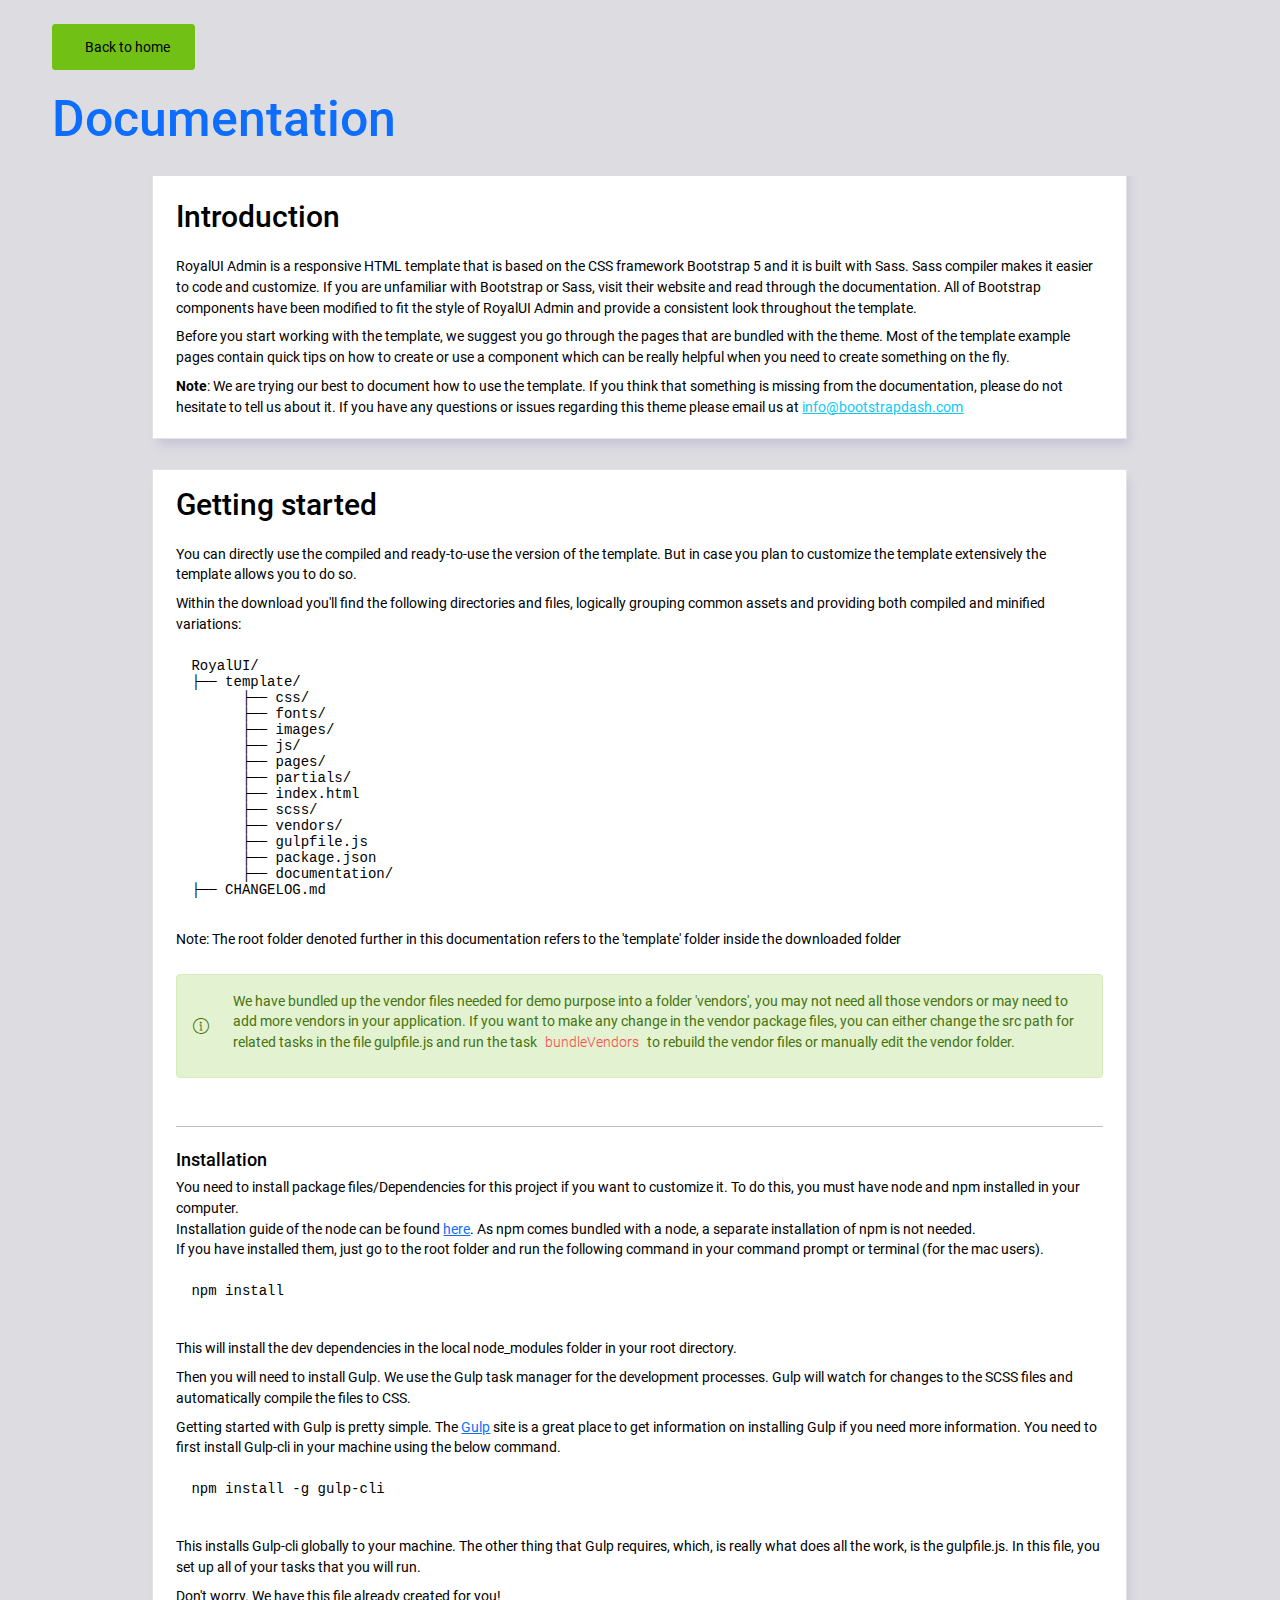
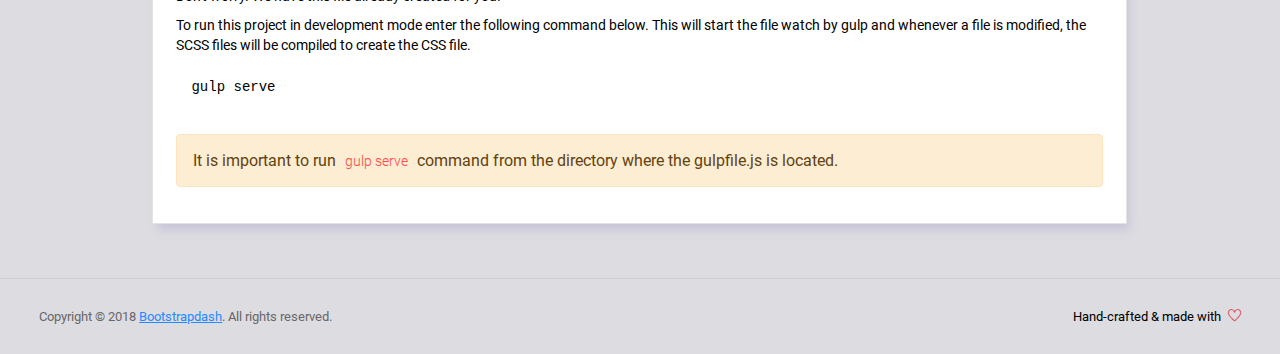
<file: static/admin/documentation/documentation.html>
<!DOCTYPE html>
<html lang="en">

<head>
  <!-- Required meta tags -->
  <meta charset="utf-8">
  <meta name="viewport" content="width=device-width, initial-scale=1, shrink-to-fit=no">
  <title>RoyalUI Admin Dashboard</title>
  <!-- plugins:css -->
  <link rel="stylesheet" href="../vendors/ti-icons/css/themify-icons.css">
  <link rel="stylesheet" href="../vendors/base/vendor.bundle.base.css">
  <!-- endinject -->
  <!-- plugin css for this page -->
  <!-- End plugin css for this page -->
  <!-- inject:css -->
  <link rel="stylesheet" href="../css/style.css">
  <!-- endinject -->
  <link rel="shortcut icon" href="../images/favicon.png" />
</head>

<body>
  <div class="container-scroller">
    <div class="container-fluid page-body-wrapper full-page-wrapper">
      <div class="main-panel w-100  documentation">
        <div class="content-wrapper">
          <div class="container-fluid">
            <div class="row">
              <div class="col-12 doc-header">
                <a class="btn btn-success" href="../index.html"><i class="mdi mdi-home me-2"></i>Back to home</a>
                <h1 class="text-primary mt-4">Documentation</h1>
              </div>
            </div>
            <div class="row doc-content">
              <div class="col-12 col-md-10 offset-md-1">
                <div class="col-12 grid-margin" id="doc-intro">
                    <div class="card">
                        <div class="card-body">
                            <h3 class="mb-4 mt-4">Introduction</h3>
                            <p>RoyalUI Admin is a responsive HTML template that is based on the CSS framework Bootstrap 5 and it is built with Sass. Sass compiler makes it easier to code and customize. If you are unfamiliar with Bootstrap or Sass, visit their
                                website and read through the documentation. All of Bootstrap components have been modified to fit the style of RoyalUI Admin and provide a consistent look throughout the template.</p>
                            <p>Before you start working with the template, we suggest you go through the pages that are bundled with the theme. Most of the template example pages contain quick tips on how to create or use a component which can
                                be really helpful when you need to create something on the fly.</p>
                            <p class="d-inline"><strong>Note</strong>: We are trying our best to document how to use the template. If you think that something is missing from the documentation, please do not hesitate to tell us about it. If you have any questions or issues regarding this theme please email us at <a class="d-inline text-info" href="mailto:info@bootstrapdash.com">info@bootstrapdash.com</a></p>
                        </div>
                    </div>
                </div>
                <div class="col-12 grid-margin" id="doc-started">
                    <div class="card">
                        <div class="card-body">
                            <h3 class="mb-4">Getting started</h3>
                            <p>You can directly use the compiled and ready-to-use the version of the template. But in case you plan to customize the template extensively the template allows you to do so.</p>
                            <p>Within the download you'll find the following directories and files, logically grouping common assets and providing both compiled and minified variations:</p>
                            <pre>
RoyalUI/
├── template/
      ├── css/
      ├── fonts/
      ├── images/
      ├── js/
      ├── pages/
      ├── partials/
      ├── index.html
      ├── scss/
      ├── vendors/
      ├── gulpfile.js
      ├── package.json                           
      ├── documentation/
├── CHANGELOG.md</pre>
                            <p class="mt-1">Note: The root folder denoted further in this documentation refers to the 'template' folder inside the downloaded folder</p>
                            <div class="alert alert-success mt-4 d-flex align-items-center" role="alert">
                              <i class="ti-info-alt me-4"></i>
                              <p>We have bundled up the vendor files needed for demo purpose into a folder 'vendors', you may not need all those vendors or may need to add more vendors in your application. If you want to make any change in the vendor package files, you can either change the src path for related tasks in the file gulpfile.js and run the task <code> bundleVendors </code> to rebuild the vendor files or manually edit the vendor folder.</p>
                            </div>
                            <hr class="mt-5">
                            <h4 class="mt-4">Installation</h4>
                            <p class="mb-0">
                              You need to install package files/Dependencies for this project if you want to customize it. To do this, you must have <span class="font-weight-bold">node and npm</span> installed in your computer.
                            </p>
                            <p class="mb-0">Installation guide of the node can be found <a href="https://nodejs.org/en/">here</a>. As npm comes bundled with a node, a separate installation of npm is not needed.</p>
                            <p>
                                If you have installed them, just go to the root folder and run the following command in your command prompt or terminal (for the mac users).
                            </p>
                            <pre class="shell-mode">
npm install</pre>
                            <p class="mt-4">
                              This will install the dev dependencies in the local <span class="font-weight-bold">node_modules</span> folder in your root directory.
                            </p>
                            <p class="mt-2">
                              Then you will need to install <span class="font-weight-bold">Gulp</span>. We use the Gulp task manager for the development processes. Gulp will watch for changes to the SCSS files and automatically compile the files to CSS.
                            </p>
                            <p>Getting started with Gulp is pretty simple. The <a href="https://gulpjs.com/" target="_blank">Gulp</a> site is a great place to get information on installing Gulp if you need more information. You need to first install Gulp-cli in your machine using the below command.</p>
                            <pre class="shell-mode">
npm install -g gulp-cli</pre>
                            <p class="mt-4">This installs Gulp-cli globally to your machine. The other thing that Gulp requires, which, is really what does all the work, is the gulpfile.js. In this file, you set up all of your tasks that you will run.</p>
                            <p>Don't worry. We have this file already created for you!</p>
                            <p>To run this project in development mode enter the following command below. This will start the file watch by gulp and whenever a file is modified, the SCSS files will be compiled to create the CSS file.</p>
<pre class="shell-mode">
gulp serve</pre>           
                            <div class="alert alert-warning mt-4" role="alert">
                              <i class="ti-info-alt-outline"></i>It is important to run <code>gulp serve</code> command from the directory where the gulpfile.js is located.
                            </div>
                        </div>
                    </div>
                </div>
              </div>
            </div>
          </div>
        </div>
        <!-- partial:../partials/_footer.html -->

        <footer class="footer">
          <div class="d-sm-flex justify-content-center justify-content-sm-between">
            <span class="text-muted text-center text-sm-left d-block d-sm-inline-block">Copyright © 2018 <a href="https://www.bootstrapdash.com/" target="_blank">Bootstrapdash</a>. All rights reserved.</span>
            <span class="float-none float-sm-right d-block mt-1 mt-sm-0 text-center">Hand-crafted & made with <i class="ti-heart text-danger ms-1"></i></span>
          </div>
        </footer>

        <!-- partial -->
      </div>
    </div>
  </div>
<!-- plugins:js -->
<script src="../vendors/base/vendor.bundle.base.js"></script>
<!-- endinject -->
<!-- inject:js -->
<script src="../js/off-canvas.js"></script>
<script src="../js/hoverable-collapse.js"></script>
<script src="../js/template.js"></script>
<script src="../js/todolist.js"></script>
<!-- endinject -->
<!-- Custom js for this page-->
<script src="../js/documentation.js"></script> 
<!-- End custom js for this page-->
</body>

</html>
</file>
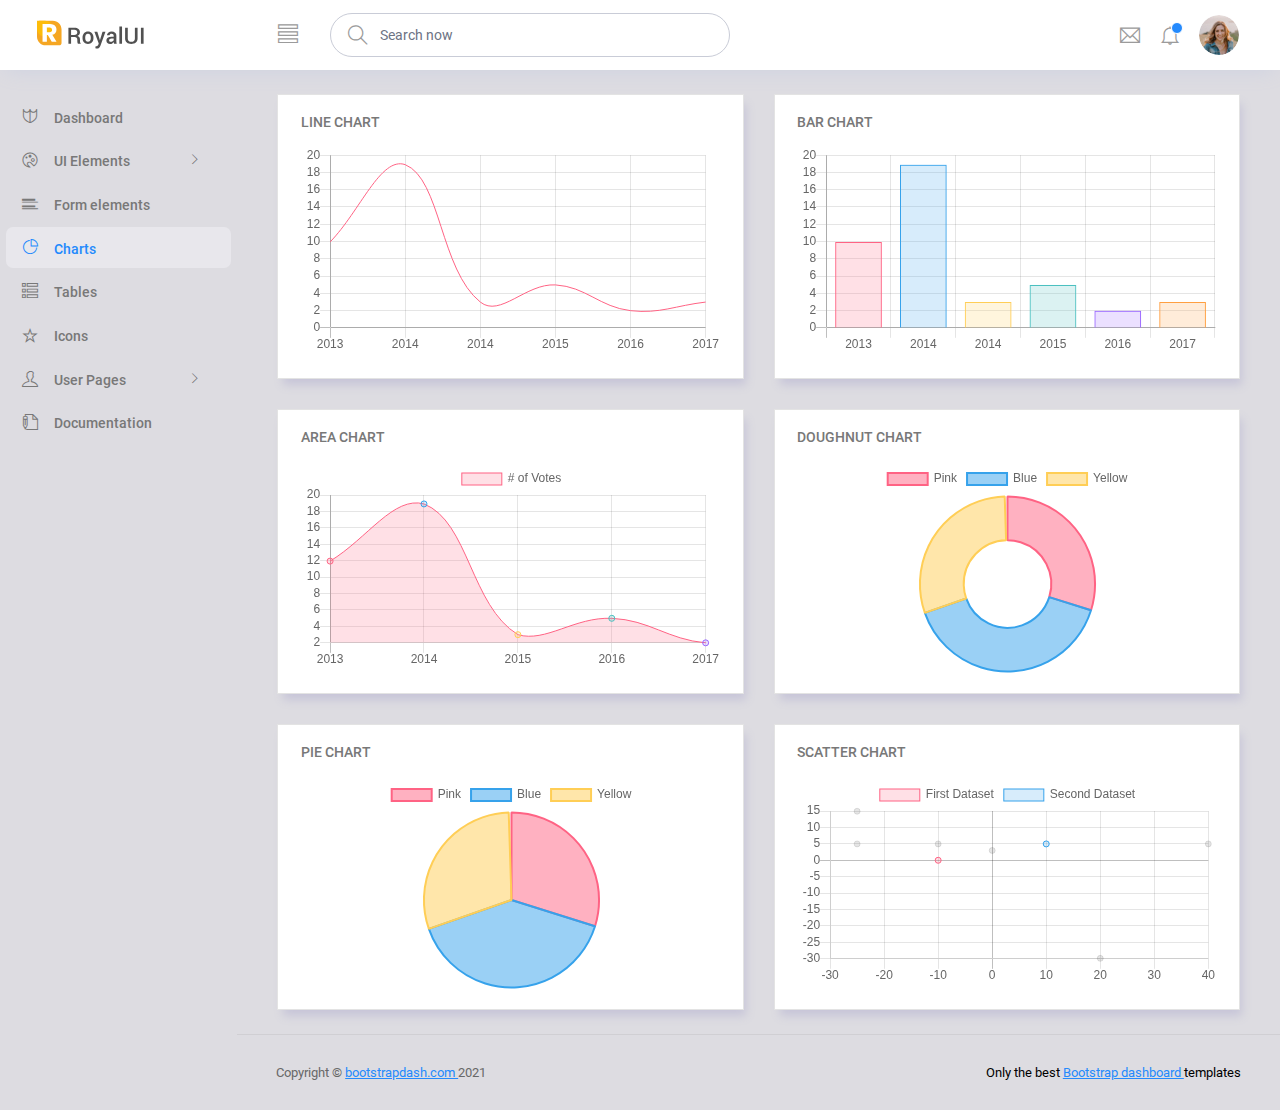
<file: static/admin/pages/charts/chartjs.html>
<!DOCTYPE html>
<html lang="en">

<head>
  <!-- Required meta tags -->
  <meta charset="utf-8">
  <meta name="viewport" content="width=device-width, initial-scale=1, shrink-to-fit=no">
  <title>RoyalUI Admin</title>
  <!-- plugins:css -->
  <link rel="stylesheet" href="../../vendors/ti-icons/css/themify-icons.css">
  <link rel="stylesheet" href="../../vendors/base/vendor.bundle.base.css">
  <!-- endinject -->
  <!-- inject:css -->
  <link rel="stylesheet" href="../../css/style.css">
  <!-- endinject -->
  <link rel="shortcut icon" href="../../images/favicon.png" />
</head>

<body>
  <div class="container-scroller">
    <!-- partial:../../partials/_navbar.html -->
    <nav class="navbar col-lg-12 col-12 p-0 fixed-top d-flex flex-row">
      <div class="text-center navbar-brand-wrapper d-flex align-items-center justify-content-center">
        <a class="navbar-brand brand-logo me-5" href="../../index.html"><img src="../../images/logo.svg" class="me-2" alt="logo"/></a>
        <a class="navbar-brand brand-logo-mini" href="../../index.html"><img src="../../images/logo-mini.svg" alt="logo"/></a>
      </div>
      <div class="navbar-menu-wrapper d-flex align-items-center justify-content-end">
        <button class="navbar-toggler navbar-toggler align-self-center" type="button" data-toggle="minimize">
          <span class="ti-view-list"></span>
        </button>
        <ul class="navbar-nav mr-lg-2">
          <li class="nav-item nav-search d-none d-lg-block">
            <div class="input-group">
              <div class="input-group-prepend hover-cursor" id="navbar-search-icon">
                <span class="input-group-text" id="search">
                  <i class="ti-search"></i>
                </span>
              </div>
              <input type="text" class="form-control" id="navbar-search-input" placeholder="Search now" aria-label="search" aria-describedby="search">
            </div>
          </li>
        </ul>
        <ul class="navbar-nav navbar-nav-right">
          <li class="nav-item dropdown me-1">
            <a class="nav-link count-indicator dropdown-toggle d-flex justify-content-center align-items-center" id="messageDropdown" href="#" data-bs-toggle="dropdown">
              <i class="ti-email mx-0"></i>
            </a>
            <div class="dropdown-menu dropdown-menu-right navbar-dropdown" aria-labelledby="messageDropdown">
              <p class="mb-0 font-weight-normal float-left dropdown-header">Messages</p>
              <a class="dropdown-item">
                <div class="item-thumbnail">
                    <img src="../../images/faces/face4.jpg" alt="image" class="profile-pic">
                </div>
                <div class="item-content flex-grow">
                  <h6 class="ellipsis font-weight-normal">David Grey
                  </h6>
                  <p class="font-weight-light small-text text-muted mb-0">
                    The meeting is cancelled
                  </p>
                </div>
              </a>
              <a class="dropdown-item">
                <div class="item-thumbnail">
                    <img src="../../images/faces/face2.jpg" alt="image" class="profile-pic">
                </div>
                <div class="item-content flex-grow">
                  <h6 class="ellipsis font-weight-normal">Tim Cook
                  </h6>
                  <p class="font-weight-light small-text text-muted mb-0">
                    New product launch
                  </p>
                </div>
              </a>
              <a class="dropdown-item">
                <div class="item-thumbnail">
                    <img src="../../images/faces/face3.jpg" alt="image" class="profile-pic">
                </div>
                <div class="item-content flex-grow">
                  <h6 class="ellipsis font-weight-normal"> Johnson
                  </h6>
                  <p class="font-weight-light small-text text-muted mb-0">
                    Upcoming board meeting
                  </p>
                </div>
              </a>
            </div>
          </li>
          <li class="nav-item dropdown">
            <a class="nav-link count-indicator dropdown-toggle" id="notificationDropdown" href="#" data-bs-toggle="dropdown">
              <i class="ti-bell mx-0"></i>
              <span class="count"></span>
            </a>
            <div class="dropdown-menu dropdown-menu-right navbar-dropdown" aria-labelledby="notificationDropdown">
              <p class="mb-0 font-weight-normal float-left dropdown-header">Notifications</p>
              <a class="dropdown-item">
                <div class="item-thumbnail">
                  <div class="item-icon bg-success">
                    <i class="ti-info-alt mx-0"></i>
                  </div>
                </div>
                <div class="item-content">
                  <h6 class="font-weight-normal">Application Error</h6>
                  <p class="font-weight-light small-text mb-0 text-muted">
                    Just now
                  </p>
                </div>
              </a>
              <a class="dropdown-item">
                <div class="item-thumbnail">
                  <div class="item-icon bg-warning">
                    <i class="ti-settings mx-0"></i>
                  </div>
                </div>
                <div class="item-content">
                  <h6 class="font-weight-normal">Settings</h6>
                  <p class="font-weight-light small-text mb-0 text-muted">
                    Private message
                  </p>
                </div>
              </a>
              <a class="dropdown-item">
                <div class="item-thumbnail">
                  <div class="item-icon bg-info">
                    <i class="ti-user mx-0"></i>
                  </div>
                </div>
                <div class="item-content">
                  <h6 class="font-weight-normal">New user registration</h6>
                  <p class="font-weight-light small-text mb-0 text-muted">
                    2 days ago
                  </p>
                </div>
              </a>
            </div>
          </li>
          <li class="nav-item nav-profile dropdown">
            <a class="nav-link dropdown-toggle" href="#" data-bs-toggle="dropdown" id="profileDropdown">
              <img src="../../images/faces/face28.jpg" alt="profile"/>
            </a>
            <div class="dropdown-menu dropdown-menu-right navbar-dropdown" aria-labelledby="profileDropdown">
              <a class="dropdown-item">
                <i class="ti-settings text-primary"></i>
                Settings
              </a>
              <a class="dropdown-item">
                <i class="ti-power-off text-primary"></i>
                Logout
              </a>
            </div>
          </li>
        </ul>
        <button class="navbar-toggler navbar-toggler-right d-lg-none align-self-center" type="button" data-toggle="offcanvas">
          <span class="ti-view-list"></span>
        </button>
      </div>
    </nav>
    <!-- partial -->
    <div class="container-fluid page-body-wrapper">
      <!-- partial:../../partials/_sidebar.html -->
      <nav class="sidebar sidebar-offcanvas" id="sidebar">
        <ul class="nav">
          <li class="nav-item">
            <a class="nav-link" href="../../index.html">
              <i class="ti-shield menu-icon"></i>
              <span class="menu-title">Dashboard</span>
            </a>
          </li>
          <li class="nav-item">
            <a class="nav-link" data-bs-toggle="collapse" href="#ui-basic" aria-expanded="false" aria-controls="ui-basic">
              <i class="ti-palette menu-icon"></i>
              <span class="menu-title">UI Elements</span>
              <i class="menu-arrow"></i>
            </a>
            <div class="collapse" id="ui-basic">
              <ul class="nav flex-column sub-menu">
                <li class="nav-item"> <a class="nav-link" href="../../pages/ui-features/buttons.html">Buttons</a></li>
                <li class="nav-item"> <a class="nav-link" href="../../pages/ui-features/typography.html">Typography</a></li>
              </ul>
            </div>
          </li>
          <li class="nav-item">
            <a class="nav-link" href="../../pages/forms/basic_elements.html">
              <i class="ti-layout-list-post menu-icon"></i>
              <span class="menu-title">Form elements</span>
            </a>
          </li>
          <li class="nav-item">
            <a class="nav-link" href="../../pages/charts/chartjs.html">
              <i class="ti-pie-chart menu-icon"></i>
              <span class="menu-title">Charts</span>
            </a>
          </li>
          <li class="nav-item">
            <a class="nav-link" href="../../pages/tables/basic-table.html">
              <i class="ti-view-list-alt menu-icon"></i>
              <span class="menu-title">Tables</span>
            </a>
          </li>
          <li class="nav-item">
            <a class="nav-link" href="../../pages/icons/themify.html">
              <i class="ti-star menu-icon"></i>
              <span class="menu-title">Icons</span>
            </a>
          </li>
          <li class="nav-item">
            <a class="nav-link" data-bs-toggle="collapse" href="#auth" aria-expanded="false" aria-controls="auth">
              <i class="ti-user menu-icon"></i>
              <span class="menu-title">User Pages</span>
              <i class="menu-arrow"></i>
            </a>
            <div class="collapse" id="auth">
              <ul class="nav flex-column sub-menu">
                <li class="nav-item"> <a class="nav-link" href="../../pages/samples/login.html"> Login </a></li>
                <li class="nav-item"> <a class="nav-link" href="../../pages/samples/login-2.html"> Login 2 </a></li>
                <li class="nav-item"> <a class="nav-link" href="../../pages/samples/register.html"> Register </a></li>
                <li class="nav-item"> <a class="nav-link" href="../../pages/samples/register-2.html"> Register 2 </a></li>
                <li class="nav-item"> <a class="nav-link" href="../../pages/samples/lock-screen.html"> Lockscreen </a></li>
              </ul>
            </div>
          </li>
          <li class="nav-item">
            <a class="nav-link" href="../../documentation/documentation.html">
              <i class="ti-write menu-icon"></i>
              <span class="menu-title">Documentation</span>
            </a>
          </li>
        </ul>
      </nav>
      <!-- partial -->
      <div class="main-panel">
        <div class="content-wrapper">
          <div class="row">
            <div class="col-lg-6 grid-margin stretch-card">
              <div class="card">
                <div class="card-body">
                  <h4 class="card-title">Line chart</h4>
                  <canvas id="lineChart"></canvas>
                </div>
              </div>
            </div>
            <div class="col-lg-6 grid-margin stretch-card">
              <div class="card">
                <div class="card-body">
                  <h4 class="card-title">Bar chart</h4>
                  <canvas id="barChart"></canvas>
                </div>
              </div>
            </div>
          </div>
          <div class="row">
            <div class="col-lg-6 grid-margin stretch-card">
              <div class="card">
                <div class="card-body">
                  <h4 class="card-title">Area chart</h4>
                  <canvas id="areaChart"></canvas>
                </div>
              </div>
            </div>
            <div class="col-lg-6 grid-margin stretch-card">
              <div class="card">
                <div class="card-body">
                  <h4 class="card-title">Doughnut chart</h4>
                  <canvas id="doughnutChart"></canvas>
                </div>
              </div>
            </div>
          </div>
          <div class="row">
            <div class="col-lg-6 grid-margin grid-margin-lg-0 stretch-card">
              <div class="card">
                <div class="card-body">
                  <h4 class="card-title">Pie chart</h4>
                  <canvas id="pieChart"></canvas>
                </div>
              </div>
            </div>
            <div class="col-lg-6 grid-margin grid-margin-lg-0 stretch-card">
              <div class="card">
                <div class="card-body">
                  <h4 class="card-title">Scatter chart</h4>
                  <canvas id="scatterChart"></canvas>
                </div>
              </div>
            </div>
          </div>
        </div>
        <!-- content-wrapper ends -->
        <!-- partial:../../partials/_footer.html -->
        <footer class="footer">
          <div class="d-sm-flex justify-content-center justify-content-sm-between">
            <span class="text-muted text-center text-sm-left d-block d-sm-inline-block">Copyright © <a href="https://www.bootstrapdash.com/" target="_blank">bootstrapdash.com </a>2021</span>
            <span class="float-none float-sm-right d-block mt-1 mt-sm-0 text-center">Only the best <a href="https://www.bootstrapdash.com/" target="_blank"> Bootstrap dashboard </a> templates</span>
          </div>
        </footer>
        <!-- partial -->
      </div>
      <!-- main-panel ends -->
    </div>
    <!-- page-body-wrapper ends -->
  </div>
  <!-- container-scroller -->
  <!-- plugins:js -->
  <script src="../../vendors/base/vendor.bundle.base.js"></script>
  <!-- endinject -->
  <!-- Plugin js for this page-->
  <script src="../../vendors/chart.js/Chart.min.js"></script>
  <!-- End plugin js for this page-->
  <!-- inject:js -->
  <script src="../../js/off-canvas.js"></script>
  <script src="../../js/hoverable-collapse.js"></script>
  <script src="../../js/template.js"></script>
  <script src="../../js/todolist.js"></script>
  <!-- endinject -->
  <!-- Custom js for this page-->
  <script src="../../js/chart.js"></script>
  <!-- End custom js for this page-->
</body>

</html>
</file>
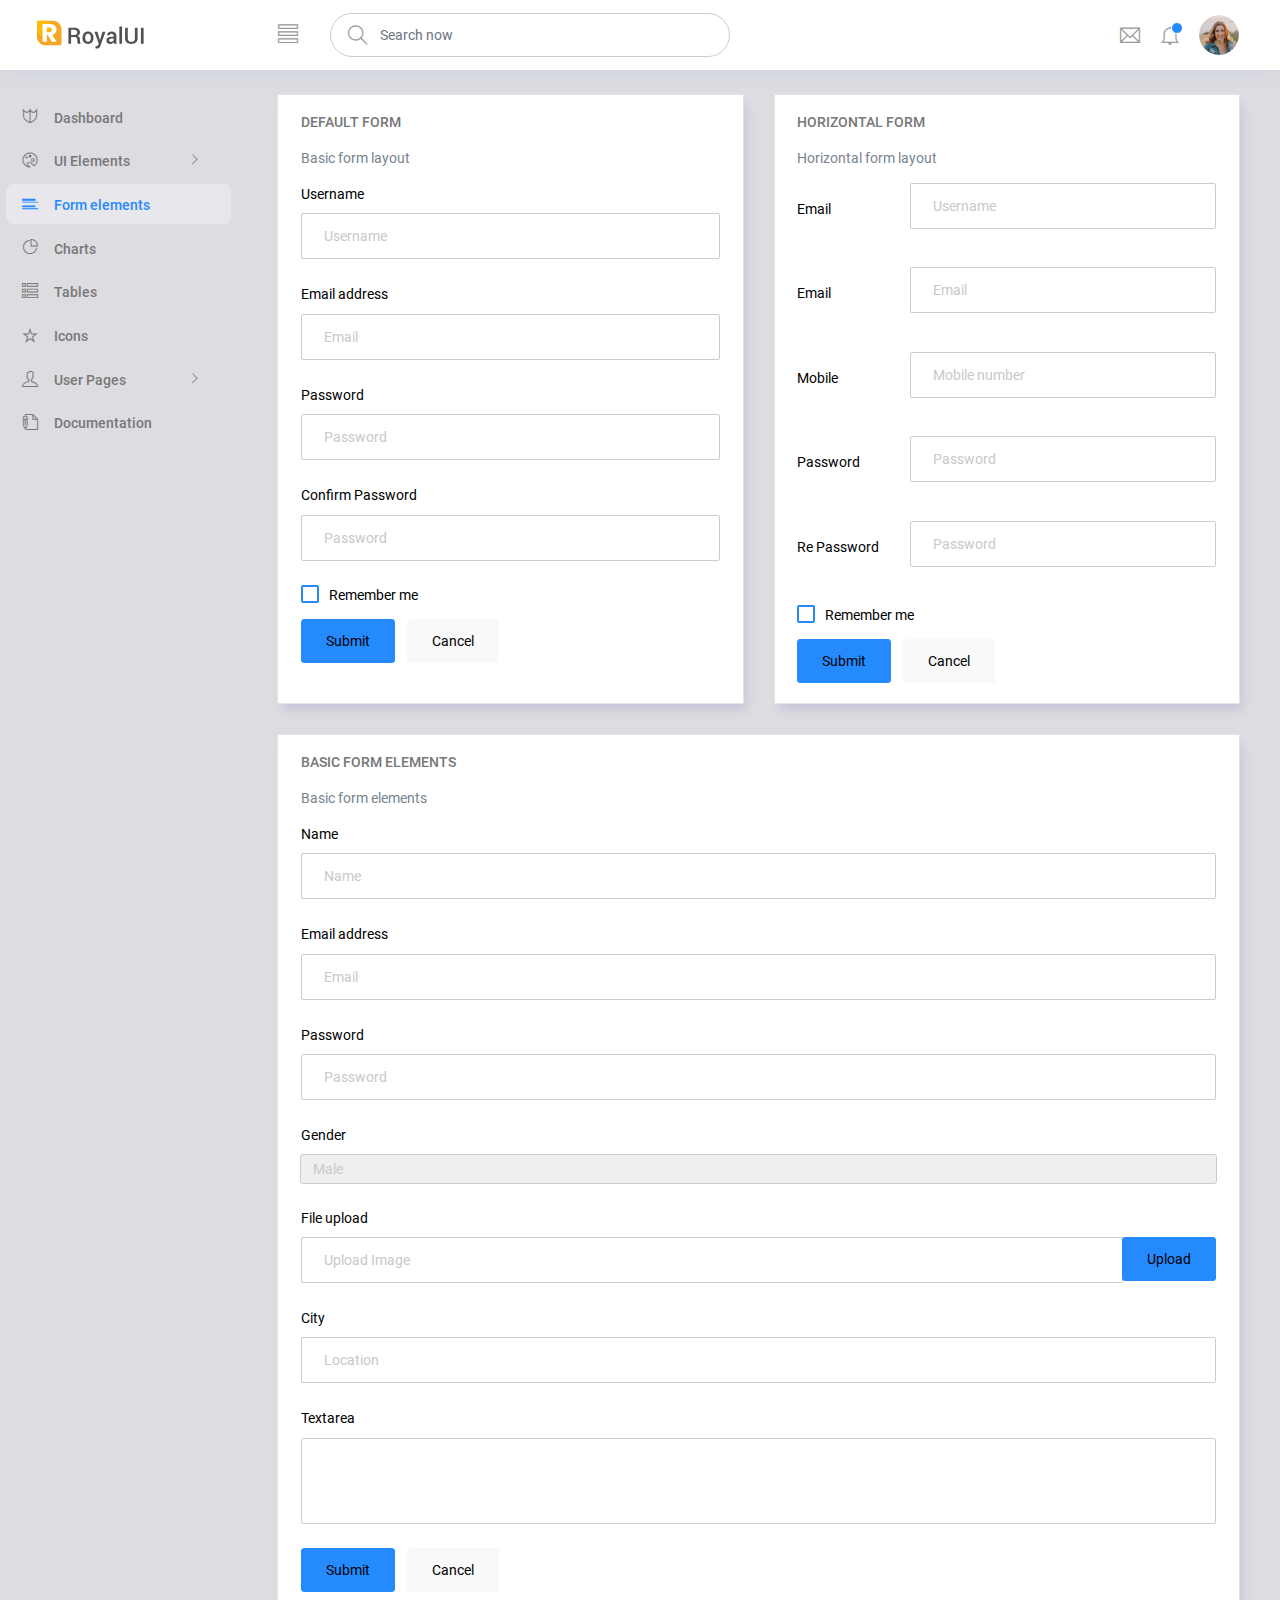
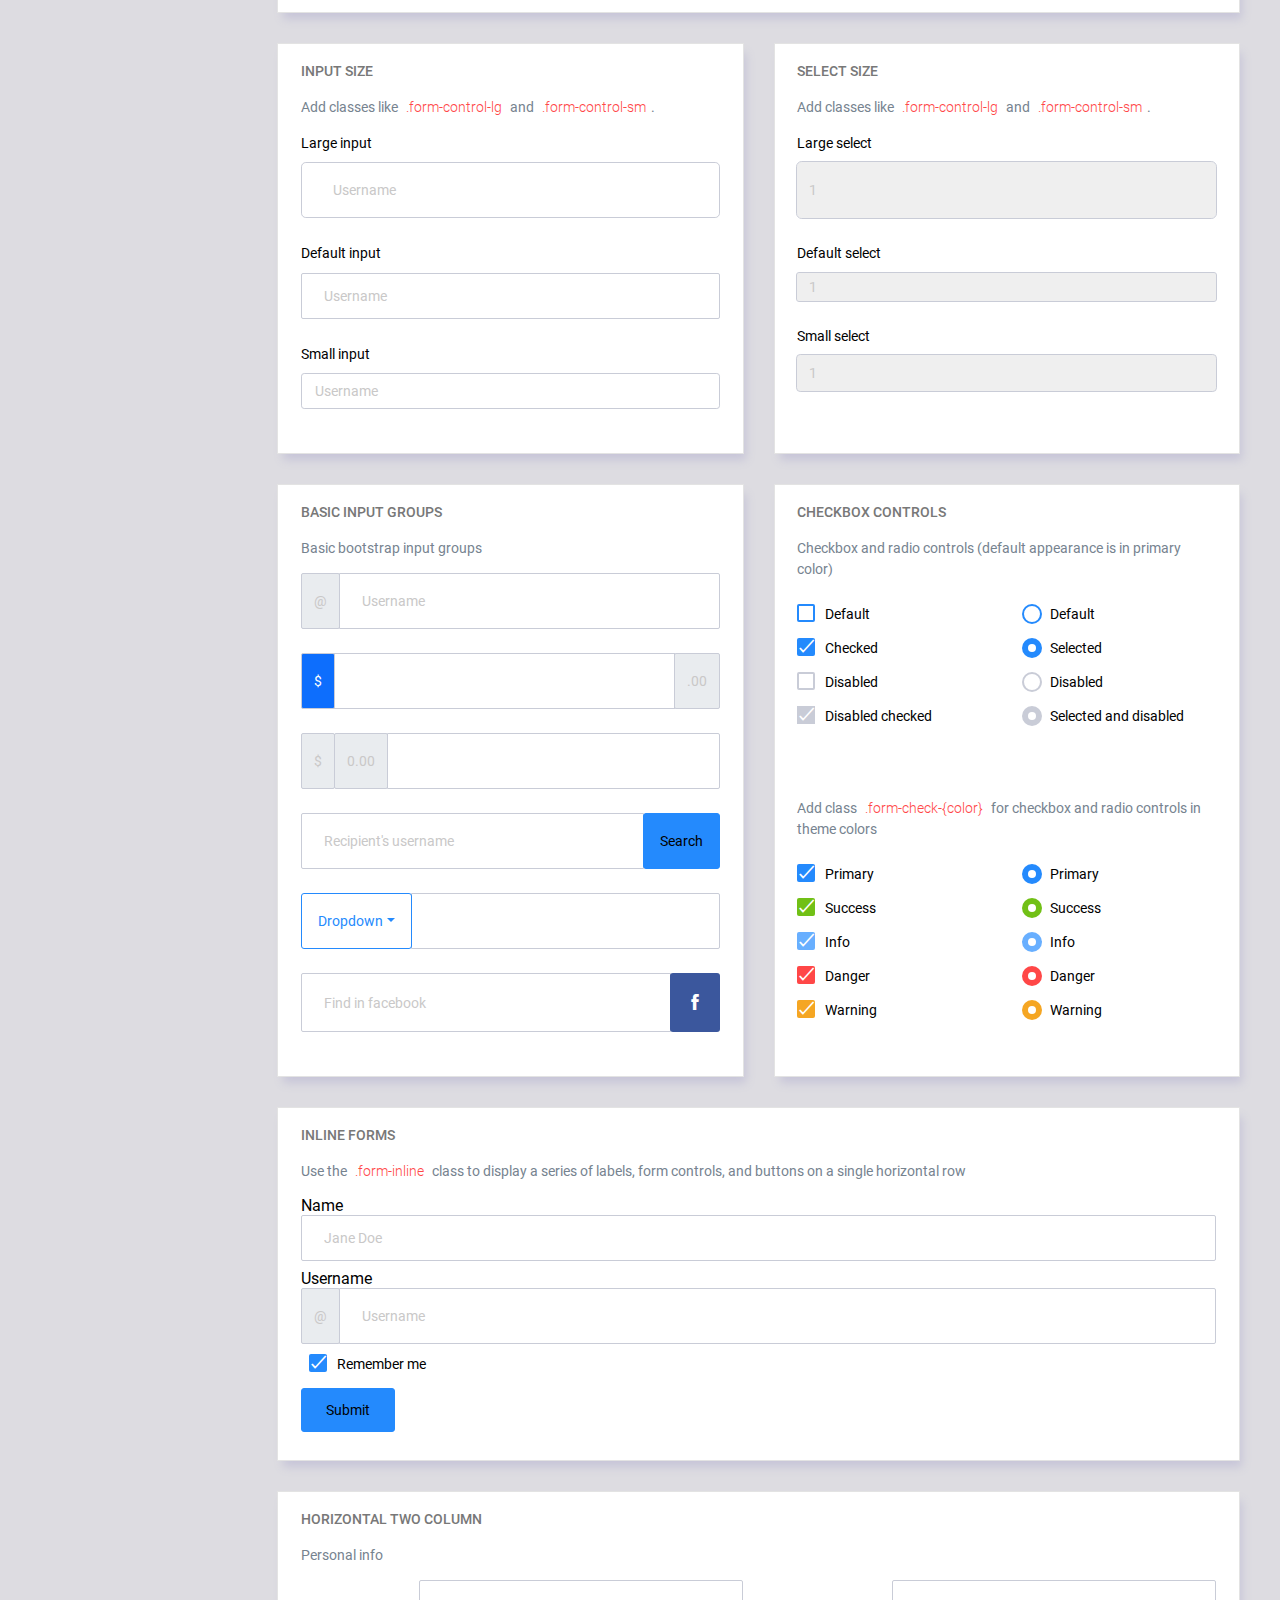
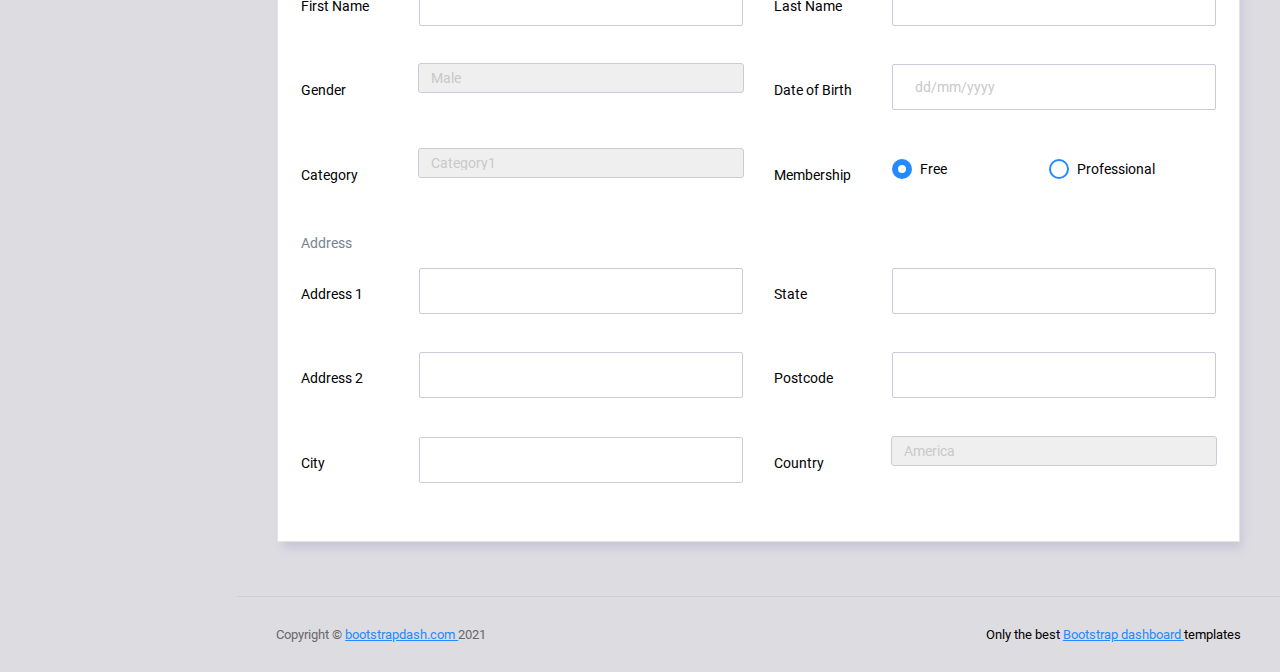
<file: static/admin/pages/forms/basic_elements.html>
<!DOCTYPE html>
<html lang="en">

<head>
  <!-- Required meta tags -->
  <meta charset="utf-8">
  <meta name="viewport" content="width=device-width, initial-scale=1, shrink-to-fit=no">
  <title>RoyalUI Admin</title>
  <!-- plugins:css -->
  <link rel="stylesheet" href="../../vendors/ti-icons/css/themify-icons.css">
  <link rel="stylesheet" href="../../vendors/base/vendor.bundle.base.css">
  <!-- endinject -->
  <!-- plugin css for this page -->
  <!-- End plugin css for this page -->
  <!-- inject:css -->
  <link rel="stylesheet" href="../../css/style.css">
  <!-- endinject -->
  <link rel="shortcut icon" href="../../images/favicon.png" />
</head>

<body>
  <div class="container-scroller">
    <!-- partial:../../partials/_navbar.html -->
    <nav class="navbar col-lg-12 col-12 p-0 fixed-top d-flex flex-row">
      <div class="text-center navbar-brand-wrapper d-flex align-items-center justify-content-center">
        <a class="navbar-brand brand-logo me-5" href="../../index.html"><img src="../../images/logo.svg" class="me-2" alt="logo"/></a>
        <a class="navbar-brand brand-logo-mini" href="../../index.html"><img src="../../images/logo-mini.svg" alt="logo"/></a>
      </div>
      <div class="navbar-menu-wrapper d-flex align-items-center justify-content-end">
        <button class="navbar-toggler navbar-toggler align-self-center" type="button" data-toggle="minimize">
          <span class="ti-view-list"></span>
        </button>
        <ul class="navbar-nav mr-lg-2">
          <li class="nav-item nav-search d-none d-lg-block">
            <div class="input-group">
              <div class="input-group-prepend hover-cursor" id="navbar-search-icon">
                <span class="input-group-text" id="search">
                  <i class="ti-search"></i>
                </span>
              </div>
              <input type="text" class="form-control" id="navbar-search-input" placeholder="Search now" aria-label="search" aria-describedby="search">
            </div>
          </li>
        </ul>
        <ul class="navbar-nav navbar-nav-right">
          <li class="nav-item dropdown me-1">
            <a class="nav-link count-indicator dropdown-toggle d-flex justify-content-center align-items-center" id="messageDropdown" href="#" data-bs-toggle="dropdown">
              <i class="ti-email mx-0"></i>
            </a>
            <div class="dropdown-menu dropdown-menu-right navbar-dropdown" aria-labelledby="messageDropdown">
              <p class="mb-0 font-weight-normal float-left dropdown-header">Messages</p>
              <a class="dropdown-item">
                <div class="item-thumbnail">
                    <img src="../../images/faces/face4.jpg" alt="image" class="profile-pic">
                </div>
                <div class="item-content flex-grow">
                  <h6 class="ellipsis font-weight-normal">David Grey
                  </h6>
                  <p class="font-weight-light small-text text-muted mb-0">
                    The meeting is cancelled
                  </p>
                </div>
              </a>
              <a class="dropdown-item">
                <div class="item-thumbnail">
                    <img src="../../images/faces/face2.jpg" alt="image" class="profile-pic">
                </div>
                <div class="item-content flex-grow">
                  <h6 class="ellipsis font-weight-normal">Tim Cook
                  </h6>
                  <p class="font-weight-light small-text text-muted mb-0">
                    New product launch
                  </p>
                </div>
              </a>
              <a class="dropdown-item">
                <div class="item-thumbnail">
                    <img src="../../images/faces/face3.jpg" alt="image" class="profile-pic">
                </div>
                <div class="item-content flex-grow">
                  <h6 class="ellipsis font-weight-normal"> Johnson
                  </h6>
                  <p class="font-weight-light small-text text-muted mb-0">
                    Upcoming board meeting
                  </p>
                </div>
              </a>
            </div>
          </li>
          <li class="nav-item dropdown">
            <a class="nav-link count-indicator dropdown-toggle" id="notificationDropdown" href="#" data-bs-toggle="dropdown">
              <i class="ti-bell mx-0"></i>
              <span class="count"></span>
            </a>
            <div class="dropdown-menu dropdown-menu-right navbar-dropdown" aria-labelledby="notificationDropdown">
              <p class="mb-0 font-weight-normal float-left dropdown-header">Notifications</p>
              <a class="dropdown-item">
                <div class="item-thumbnail">
                  <div class="item-icon bg-success">
                    <i class="ti-info-alt mx-0"></i>
                  </div>
                </div>
                <div class="item-content">
                  <h6 class="font-weight-normal">Application Error</h6>
                  <p class="font-weight-light small-text mb-0 text-muted">
                    Just now
                  </p>
                </div>
              </a>
              <a class="dropdown-item">
                <div class="item-thumbnail">
                  <div class="item-icon bg-warning">
                    <i class="ti-settings mx-0"></i>
                  </div>
                </div>
                <div class="item-content">
                  <h6 class="font-weight-normal">Settings</h6>
                  <p class="font-weight-light small-text mb-0 text-muted">
                    Private message
                  </p>
                </div>
              </a>
              <a class="dropdown-item">
                <div class="item-thumbnail">
                  <div class="item-icon bg-info">
                    <i class="ti-user mx-0"></i>
                  </div>
                </div>
                <div class="item-content">
                  <h6 class="font-weight-normal">New user registration</h6>
                  <p class="font-weight-light small-text mb-0 text-muted">
                    2 days ago
                  </p>
                </div>
              </a>
            </div>
          </li>
          <li class="nav-item nav-profile dropdown">
            <a class="nav-link dropdown-toggle" href="#" data-bs-toggle="dropdown" id="profileDropdown">
              <img src="../../images/faces/face28.jpg" alt="profile"/>
            </a>
            <div class="dropdown-menu dropdown-menu-right navbar-dropdown" aria-labelledby="profileDropdown">
              <a class="dropdown-item">
                <i class="ti-settings text-primary"></i>
                Settings
              </a>
              <a class="dropdown-item">
                <i class="ti-power-off text-primary"></i>
                Logout
              </a>
            </div>
          </li>
        </ul>
        <button class="navbar-toggler navbar-toggler-right d-lg-none align-self-center" type="button" data-toggle="offcanvas">
          <span class="ti-view-list"></span>
        </button>
      </div>
    </nav>
    <!-- partial -->
    <div class="container-fluid page-body-wrapper">
      <!-- partial:../../partials/_sidebar.html -->
      <nav class="sidebar sidebar-offcanvas" id="sidebar">
        <ul class="nav">
          <li class="nav-item">
            <a class="nav-link" href="../../index.html">
              <i class="ti-shield menu-icon"></i>
              <span class="menu-title">Dashboard</span>
            </a>
          </li>
          <li class="nav-item">
            <a class="nav-link" data-bs-toggle="collapse" href="#ui-basic" aria-expanded="false" aria-controls="ui-basic">
              <i class="ti-palette menu-icon"></i>
              <span class="menu-title">UI Elements</span>
              <i class="menu-arrow"></i>
            </a>
            <div class="collapse" id="ui-basic">
              <ul class="nav flex-column sub-menu">
                <li class="nav-item"> <a class="nav-link" href="../../pages/ui-features/buttons.html">Buttons</a></li>
                <li class="nav-item"> <a class="nav-link" href="../../pages/ui-features/typography.html">Typography</a></li>
              </ul>
            </div>
          </li>
          <li class="nav-item">
            <a class="nav-link" href="../../pages/forms/basic_elements.html">
              <i class="ti-layout-list-post menu-icon"></i>
              <span class="menu-title">Form elements</span>
            </a>
          </li>
          <li class="nav-item">
            <a class="nav-link" href="../../pages/charts/chartjs.html">
              <i class="ti-pie-chart menu-icon"></i>
              <span class="menu-title">Charts</span>
            </a>
          </li>
          <li class="nav-item">
            <a class="nav-link" href="../../pages/tables/basic-table.html">
              <i class="ti-view-list-alt menu-icon"></i>
              <span class="menu-title">Tables</span>
            </a>
          </li>
          <li class="nav-item">
            <a class="nav-link" href="../../pages/icons/themify.html">
              <i class="ti-star menu-icon"></i>
              <span class="menu-title">Icons</span>
            </a>
          </li>
          <li class="nav-item">
            <a class="nav-link" data-bs-toggle="collapse" href="#auth" aria-expanded="false" aria-controls="auth">
              <i class="ti-user menu-icon"></i>
              <span class="menu-title">User Pages</span>
              <i class="menu-arrow"></i>
            </a>
            <div class="collapse" id="auth">
              <ul class="nav flex-column sub-menu">
                <li class="nav-item"> <a class="nav-link" href="../../pages/samples/login.html"> Login </a></li>
                <li class="nav-item"> <a class="nav-link" href="../../pages/samples/login-2.html"> Login 2 </a></li>
                <li class="nav-item"> <a class="nav-link" href="../../pages/samples/register.html"> Register </a></li>
                <li class="nav-item"> <a class="nav-link" href="../../pages/samples/register-2.html"> Register 2 </a></li>
                <li class="nav-item"> <a class="nav-link" href="../../pages/samples/lock-screen.html"> Lockscreen </a></li>
              </ul>
            </div>
          </li>
          <li class="nav-item">
            <a class="nav-link" href="../../documentation/documentation.html">
              <i class="ti-write menu-icon"></i>
              <span class="menu-title">Documentation</span>
            </a>
          </li>
        </ul>
      </nav>
      <!-- partial -->
      <div class="main-panel">        
        <div class="content-wrapper">
          <div class="row">
            <div class="col-md-6 grid-margin stretch-card">
              <div class="card">
                <div class="card-body">
                  <h4 class="card-title">Default form</h4>
                  <p class="card-description">
                    Basic form layout
                  </p>
                  <form class="forms-sample">
                    <div class="form-group">
                      <label for="exampleInputUsername1">Username</label>
                      <input type="text" class="form-control" id="exampleInputUsername1" placeholder="Username">
                    </div>
                    <div class="form-group">
                      <label for="exampleInputEmail1">Email address</label>
                      <input type="email" class="form-control" id="exampleInputEmail1" placeholder="Email">
                    </div>
                    <div class="form-group">
                      <label for="exampleInputPassword1">Password</label>
                      <input type="password" class="form-control" id="exampleInputPassword1" placeholder="Password">
                    </div>
                    <div class="form-group">
                      <label for="exampleInputConfirmPassword1">Confirm Password</label>
                      <input type="password" class="form-control" id="exampleInputConfirmPassword1" placeholder="Password">
                    </div>
                    <div class="form-check form-check-flat form-check-primary">
                      <label class="form-check-label">
                        <input type="checkbox" class="form-check-input">
                        Remember me
                      </label>
                    </div>
                    <button type="submit" class="btn btn-primary me-2">Submit</button>
                    <button class="btn btn-light">Cancel</button>
                  </form>
                </div>
              </div>
            </div>
            <div class="col-md-6 grid-margin stretch-card">
              <div class="card">
                <div class="card-body">
                  <h4 class="card-title">Horizontal Form</h4>
                  <p class="card-description">
                    Horizontal form layout
                  </p>
                  <form class="forms-sample">
                    <div class="form-group row">
                      <label for="exampleInputUsername2" class="col-sm-3 col-form-label">Email</label>
                      <div class="col-sm-9">
                        <input type="text" class="form-control" id="exampleInputUsername2" placeholder="Username">
                      </div>
                    </div>
                    <div class="form-group row">
                      <label for="exampleInputEmail2" class="col-sm-3 col-form-label">Email</label>
                      <div class="col-sm-9">
                        <input type="email" class="form-control" id="exampleInputEmail2" placeholder="Email">
                      </div>
                    </div>
                    <div class="form-group row">
                      <label for="exampleInputMobile" class="col-sm-3 col-form-label">Mobile</label>
                      <div class="col-sm-9">
                        <input type="text" class="form-control" id="exampleInputMobile" placeholder="Mobile number">
                      </div>
                    </div>
                    <div class="form-group row">
                      <label for="exampleInputPassword2" class="col-sm-3 col-form-label">Password</label>
                      <div class="col-sm-9">
                        <input type="password" class="form-control" id="exampleInputPassword2" placeholder="Password">
                      </div>
                    </div>
                    <div class="form-group row">
                      <label for="exampleInputConfirmPassword2" class="col-sm-3 col-form-label">Re Password</label>
                      <div class="col-sm-9">
                        <input type="password" class="form-control" id="exampleInputConfirmPassword2" placeholder="Password">
                      </div>
                    </div>
                    <div class="form-check form-check-flat form-check-primary">
                      <label class="form-check-label">
                        <input type="checkbox" class="form-check-input">
                        Remember me
                      </label>
                    </div>
                    <button type="submit" class="btn btn-primary me-2">Submit</button>
                    <button class="btn btn-light">Cancel</button>
                  </form>
                </div>
              </div>
            </div>
            <div class="col-12 grid-margin stretch-card">
              <div class="card">
                <div class="card-body">
                  <h4 class="card-title">Basic form elements</h4>
                  <p class="card-description">
                    Basic form elements
                  </p>
                  <form class="forms-sample">
                    <div class="form-group">
                      <label for="exampleInputName1">Name</label>
                      <input type="text" class="form-control" id="exampleInputName1" placeholder="Name">
                    </div>
                    <div class="form-group">
                      <label for="exampleInputEmail3">Email address</label>
                      <input type="email" class="form-control" id="exampleInputEmail3" placeholder="Email">
                    </div>
                    <div class="form-group">
                      <label for="exampleInputPassword4">Password</label>
                      <input type="password" class="form-control" id="exampleInputPassword4" placeholder="Password">
                    </div>
                    <div class="form-group">
                      <label for="exampleSelectGender">Gender</label>
                        <select class="form-control" id="exampleSelectGender">
                          <option>Male</option>
                          <option>Female</option>
                        </select>
                      </div>
                    <div class="form-group">
                      <label>File upload</label>
                      <input type="file" name="img[]" class="file-upload-default">
                      <div class="input-group col-xs-12">
                        <input type="text" class="form-control file-upload-info" disabled placeholder="Upload Image">
                        <span class="input-group-append">
                          <button class="file-upload-browse btn btn-primary" type="button">Upload</button>
                        </span>
                      </div>
                    </div>
                    <div class="form-group">
                      <label for="exampleInputCity1">City</label>
                      <input type="text" class="form-control" id="exampleInputCity1" placeholder="Location">
                    </div>
                    <div class="form-group">
                      <label for="exampleTextarea1">Textarea</label>
                      <textarea class="form-control" id="exampleTextarea1" rows="4"></textarea>
                    </div>
                    <button type="submit" class="btn btn-primary me-2">Submit</button>
                    <button class="btn btn-light">Cancel</button>
                  </form>
                </div>
              </div>
            </div>
            <div class="col-md-6 grid-margin stretch-card">
              <div class="card">
                <div class="card-body">
                  <h4 class="card-title">Input size</h4>
                  <p class="card-description">
                    Add classes like <code>.form-control-lg</code> and <code>.form-control-sm</code>.
                  </p>
                  <div class="form-group">
                    <label>Large input</label>
                    <input type="text" class="form-control form-control-lg" placeholder="Username" aria-label="Username">
                  </div>
                  <div class="form-group">
                    <label>Default input</label>
                    <input type="text" class="form-control" placeholder="Username" aria-label="Username">
                  </div>
                  <div class="form-group">
                    <label>Small input</label>
                    <input type="text" class="form-control form-control-sm" placeholder="Username" aria-label="Username">
                  </div>
                </div>
              </div>
            </div>
            <div class="col-md-6 grid-margin stretch-card">
              <div class="card">
                <div class="card-body">
                  <h4 class="card-title">Select size</h4>
                  <p class="card-description">
                    Add classes like <code>.form-control-lg</code> and <code>.form-control-sm</code>.                    
                  </p>
                  <div class="form-group">
                    <label for="exampleFormControlSelect1">Large select</label>
                    <select class="form-control form-control-lg" id="exampleFormControlSelect1">
                      <option>1</option>
                      <option>2</option>
                      <option>3</option>
                      <option>4</option>
                      <option>5</option>
                    </select>
                  </div>
                  <div class="form-group">
                    <label for="exampleFormControlSelect2">Default select</label>
                    <select class="form-control" id="exampleFormControlSelect2">
                      <option>1</option>
                      <option>2</option>
                      <option>3</option>
                      <option>4</option>
                      <option>5</option>
                    </select>
                  </div>
                  <div class="form-group">
                    <label for="exampleFormControlSelect3">Small select</label>
                    <select class="form-control form-control-sm" id="exampleFormControlSelect3">
                      <option>1</option>
                      <option>2</option>
                      <option>3</option>
                      <option>4</option>
                      <option>5</option>
                    </select>
                  </div>
                </div>
              </div>
            </div>
            <div class="col-md-6 grid-margin stretch-card">
              <div class="card">
                <div class="card-body">
                  <h4 class="card-title">Basic input groups</h4>
                  <p class="card-description">
                    Basic bootstrap input groups
                  </p>
                  <div class="form-group">
                    <div class="input-group">
                      <div class="input-group-prepend">
                        <span class="input-group-text">@</span>
                      </div>
                      <input type="text" class="form-control" placeholder="Username" aria-label="Username">
                    </div>
                  </div>
                  <div class="form-group">
                    <div class="input-group">
                      <div class="input-group-prepend">
                        <span class="input-group-text bg-primary text-white">$</span>
                      </div>
                      <input type="text" class="form-control" aria-label="Amount (to the nearest dollar)">
                      <div class="input-group-append">
                        <span class="input-group-text">.00</span>
                      </div>
                    </div>
                  </div>
                  <div class="form-group">
                    <div class="input-group">
                      <div class="input-group-prepend">
                        <span class="input-group-text">$</span>
                      </div>
                      <div class="input-group-prepend">
                        <span class="input-group-text">0.00</span>
                      </div>
                      <input type="text" class="form-control" aria-label="Amount (to the nearest dollar)">
                    </div>
                  </div>
                  <div class="form-group">
                    <div class="input-group">
                      <input type="text" class="form-control" placeholder="Recipient's username" aria-label="Recipient's username">
                      <div class="input-group-append">
                        <button class="btn btn-sm btn-primary" type="button">Search</button>
                      </div>
                    </div>
                  </div>
                  <div class="form-group">
                    <div class="input-group">
                      <div class="input-group-prepend">
                        <button class="btn btn-sm btn-outline-primary dropdown-toggle" type="button" data-bs-toggle="dropdown" aria-haspopup="true" aria-expanded="false">Dropdown</button>
                        <div class="dropdown-menu">
                          <a class="dropdown-item" href="#">Action</a>
                          <a class="dropdown-item" href="#">Another action</a>
                          <a class="dropdown-item" href="#">Something else here</a>
                          <div role="separator" class="dropdown-divider"></div>
                          <a class="dropdown-item" href="#">Separated link</a>
                        </div>
                      </div>
                      <input type="text" class="form-control" aria-label="Text input with dropdown button">
                    </div>
                  </div>
                  <div class="form-group">
                    <div class="input-group">
                      <input type="text" class="form-control" placeholder="Find in facebook" aria-label="Recipient's username">
                      <div class="input-group-append">
                        <button class="btn btn-sm btn-facebook" type="button">
                          <i class="ti-facebook"></i>
                        </button>
                      </div>
                    </div>
                  </div>
                </div>
              </div>
            </div>
            <div class="col-md-6 grid-margin stretch-card">
              <div class="card">
                <div class="card-body">
                  <h4 class="card-title">Checkbox Controls</h4>
                  <p class="card-description">Checkbox and radio controls (default appearance is in primary color)</p>
                  <form>
                    <div class="row">
                      <div class="col-md-6">
                        <div class="form-group">
                          <div class="form-check">
                            <label class="form-check-label">
                              <input type="checkbox" class="form-check-input">
                              Default
                            </label>
                          </div>
                          <div class="form-check">
                            <label class="form-check-label">
                              <input type="checkbox" class="form-check-input" checked>
                              Checked
                            </label>
                          </div>
                          <div class="form-check">
                            <label class="form-check-label">
                              <input type="checkbox" class="form-check-input" disabled>
                              Disabled
                            </label>
                          </div>
                          <div class="form-check">
                            <label class="form-check-label">
                              <input type="checkbox" class="form-check-input" disabled checked>
                              Disabled checked
                            </label>
                          </div>
                        </div>
                      </div>
                      <div class="col-md-6">
                        <div class="form-group">
                          <div class="form-check">
                            <label class="form-check-label">
                              <input type="radio" class="form-check-input" name="optionsRadios" id="optionsRadios1" value="">
                              Default
                            </label>
                          </div>
                          <div class="form-check">
                            <label class="form-check-label">
                              <input type="radio" class="form-check-input" name="optionsRadios" id="optionsRadios2" value="option2" checked>
                              Selected
                            </label>
                          </div>
                          <div class="form-check">
                            <label class="form-check-label">
                              <input type="radio" class="form-check-input" name="optionsRadios2" id="optionsRadios3" value="option3" disabled>
                              Disabled
                            </label>
                          </div>
                          <div class="form-check">
                            <label class="form-check-label">
                              <input type="radio" class="form-check-input" name="optionsRadio2" id="optionsRadios4" value="option4" disabled checked>
                              Selected and disabled
                            </label>
                          </div>
                        </div>
                      </div>
                    </div>
                  </form>
                </div>
                <div class="card-body">
                  <p class="card-description">Add class <code>.form-check-{color}</code> for checkbox and radio controls in theme colors</p>
                  <form>
                    <div class="row">
                      <div class="col-md-6">
                        <div class="form-group">
                          <div class="form-check form-check-primary">
                            <label class="form-check-label">
                              <input type="checkbox" class="form-check-input" checked>
                              Primary
                            </label>
                          </div>
                          <div class="form-check form-check-success">
                            <label class="form-check-label">
                              <input type="checkbox" class="form-check-input" checked>
                              Success
                            </label>
                          </div>
                          <div class="form-check form-check-info">
                            <label class="form-check-label">
                              <input type="checkbox" class="form-check-input" checked>
                              Info
                            </label>
                          </div>
                          <div class="form-check form-check-danger">
                            <label class="form-check-label">
                              <input type="checkbox" class="form-check-input" checked>
                              Danger
                            </label>
                          </div>
                          <div class="form-check form-check-warning">
                            <label class="form-check-label">
                              <input type="checkbox" class="form-check-input" checked>
                              Warning
                            </label>
                          </div>
                        </div>
                      </div>
                      <div class="col-md-6">
                        <div class="form-group">
                          <div class="form-check form-check-primary">
                            <label class="form-check-label">
                              <input type="radio" class="form-check-input" name="ExampleRadio1" id="ExampleRadio1" checked>
                              Primary
                            </label>
                          </div>
                          <div class="form-check form-check-success">
                            <label class="form-check-label">
                              <input type="radio" class="form-check-input" name="ExampleRadio2" id="ExampleRadio2" checked>
                              Success
                            </label>
                          </div>
                          <div class="form-check form-check-info">
                            <label class="form-check-label">
                              <input type="radio" class="form-check-input" name="ExampleRadio3" id="ExampleRadio3" checked>
                              Info
                            </label>
                          </div>
                          <div class="form-check form-check-danger">
                            <label class="form-check-label">
                              <input type="radio" class="form-check-input" name="ExampleRadio4" id="ExampleRadio4" checked>
                              Danger
                            </label>
                          </div>
                          <div class="form-check form-check-warning">
                            <label class="form-check-label">
                              <input type="radio" class="form-check-input" name="ExampleRadio5" id="ExampleRadio5" checked>
                              Warning
                            </label>
                          </div>
                        </div>
                      </div>
                    </div>
                  </form>
                </div>
              </div>
            </div>
            <div class="col-12 grid-margin stretch-card">
              <div class="card">
                <div class="card-body">
                  <h4 class="card-title">Inline forms</h4>
                  <p class="card-description">
                    Use the <code>.form-inline</code> class to display a series of labels, form controls, and buttons on a single horizontal row
                  </p>
                  <form class="form-inline">
                    <label class="sr-only" for="inlineFormInputName2">Name</label>
                    <input type="text" class="form-control mb-2 mr-sm-2" id="inlineFormInputName2" placeholder="Jane Doe">
                  
                    <label class="sr-only" for="inlineFormInputGroupUsername2">Username</label>
                    <div class="input-group mb-2 mr-sm-2">
                      <div class="input-group-prepend">
                        <div class="input-group-text">@</div>
                      </div>
                      <input type="text" class="form-control" id="inlineFormInputGroupUsername2" placeholder="Username">
                    </div>
                    <div class="form-check mx-sm-2">
                      <label class="form-check-label">
                        <input type="checkbox" class="form-check-input" checked>
                        Remember me
                      </label>
                    </div>
                    <button type="submit" class="btn btn-primary mb-2">Submit</button>
                  </form>
                </div>
              </div>
            </div>
            <div class="col-12 grid-margin">
              <div class="card">
                <div class="card-body">
                  <h4 class="card-title">Horizontal Two column</h4>
                  <form class="form-sample">
                    <p class="card-description">
                      Personal info
                    </p>
                    <div class="row">
                      <div class="col-md-6">
                        <div class="form-group row">
                          <label class="col-sm-3 col-form-label">First Name</label>
                          <div class="col-sm-9">
                            <input type="text" class="form-control" />
                          </div>
                        </div>
                      </div>
                      <div class="col-md-6">
                        <div class="form-group row">
                          <label class="col-sm-3 col-form-label">Last Name</label>
                          <div class="col-sm-9">
                            <input type="text" class="form-control" />
                          </div>
                        </div>
                      </div>
                    </div>
                    <div class="row">
                      <div class="col-md-6">
                        <div class="form-group row">
                          <label class="col-sm-3 col-form-label">Gender</label>
                          <div class="col-sm-9">
                            <select class="form-control">
                              <option>Male</option>
                              <option>Female</option>
                            </select>
                          </div>
                        </div>
                      </div>
                      <div class="col-md-6">
                        <div class="form-group row">
                          <label class="col-sm-3 col-form-label">Date of Birth</label>
                          <div class="col-sm-9">
                            <input class="form-control" placeholder="dd/mm/yyyy"/>
                          </div>
                        </div>
                      </div>
                    </div>
                    <div class="row">
                      <div class="col-md-6">
                        <div class="form-group row">
                          <label class="col-sm-3 col-form-label">Category</label>
                          <div class="col-sm-9">
                            <select class="form-control">
                              <option>Category1</option>
                              <option>Category2</option>
                              <option>Category3</option>
                              <option>Category4</option>
                            </select>
                          </div>
                        </div>
                      </div>
                      <div class="col-md-6">
                        <div class="form-group row">
                          <label class="col-sm-3 col-form-label">Membership</label>
                          <div class="col-sm-4">
                            <div class="form-check">
                              <label class="form-check-label">
                                <input type="radio" class="form-check-input" name="membershipRadios" id="membershipRadios1" value="" checked>
                                Free
                              </label>
                            </div>
                          </div>
                          <div class="col-sm-5">
                            <div class="form-check">
                              <label class="form-check-label">
                                <input type="radio" class="form-check-input" name="membershipRadios" id="membershipRadios2" value="option2">
                                Professional
                              </label>
                            </div>
                          </div>
                        </div>
                      </div>
                    </div>
                    <p class="card-description">
                      Address
                    </p>
                    <div class="row">
                      <div class="col-md-6">
                        <div class="form-group row">
                          <label class="col-sm-3 col-form-label">Address 1</label>
                          <div class="col-sm-9">
                            <input type="text" class="form-control" />
                          </div>
                        </div>
                      </div>
                      <div class="col-md-6">
                        <div class="form-group row">
                          <label class="col-sm-3 col-form-label">State</label>
                          <div class="col-sm-9">
                            <input type="text" class="form-control" />
                          </div>
                        </div>
                      </div>
                    </div>
                    <div class="row">
                      <div class="col-md-6">
                        <div class="form-group row">
                          <label class="col-sm-3 col-form-label">Address 2</label>
                          <div class="col-sm-9">
                            <input type="text" class="form-control" />
                          </div>
                        </div>
                      </div>
                      <div class="col-md-6">
                        <div class="form-group row">
                          <label class="col-sm-3 col-form-label">Postcode</label>
                          <div class="col-sm-9">
                            <input type="text" class="form-control" />
                          </div>
                        </div>
                      </div>
                    </div>
                    <div class="row">
                      <div class="col-md-6">
                        <div class="form-group row">
                          <label class="col-sm-3 col-form-label">City</label>
                          <div class="col-sm-9">
                            <input type="text" class="form-control" />
                          </div>
                        </div>
                      </div>
                      <div class="col-md-6">
                        <div class="form-group row">
                          <label class="col-sm-3 col-form-label">Country</label>
                          <div class="col-sm-9">
                            <select class="form-control">
                              <option>America</option>
                              <option>Italy</option>
                              <option>Russia</option>
                              <option>Britain</option>
                            </select>
                          </div>
                        </div>
                      </div>
                    </div>
                  </form>
                </div>
              </div>
            </div>
          </div>
        </div>
        <!-- content-wrapper ends -->
        <!-- partial:../../partials/_footer.html -->
        <footer class="footer">
          <div class="d-sm-flex justify-content-center justify-content-sm-between">
            <span class="text-muted text-center text-sm-left d-block d-sm-inline-block">Copyright © <a href="https://www.bootstrapdash.com/" target="_blank">bootstrapdash.com </a>2021</span>
            <span class="float-none float-sm-right d-block mt-1 mt-sm-0 text-center">Only the best <a href="https://www.bootstrapdash.com/" target="_blank"> Bootstrap dashboard </a> templates</span>
          </div>
        </footer>
        <!-- partial -->
      </div>
      <!-- main-panel ends -->
    </div>
    <!-- page-body-wrapper ends -->
  </div>
  <!-- container-scroller -->
  <!-- plugins:js -->
  <script src="../../vendors/base/vendor.bundle.base.js"></script>
  <!-- endinject -->
  <!-- inject:js -->
  <script src="../../js/off-canvas.js"></script>
  <script src="../../js/hoverable-collapse.js"></script>
  <script src="../../js/template.js"></script>
  <script src="../../js/todolist.js"></script>
  <!-- endinject -->
  <!-- Custom js for this page-->
  <script src="../../js/file-upload.js"></script>
  <!-- End custom js for this page-->
</body>

</html>
</file>
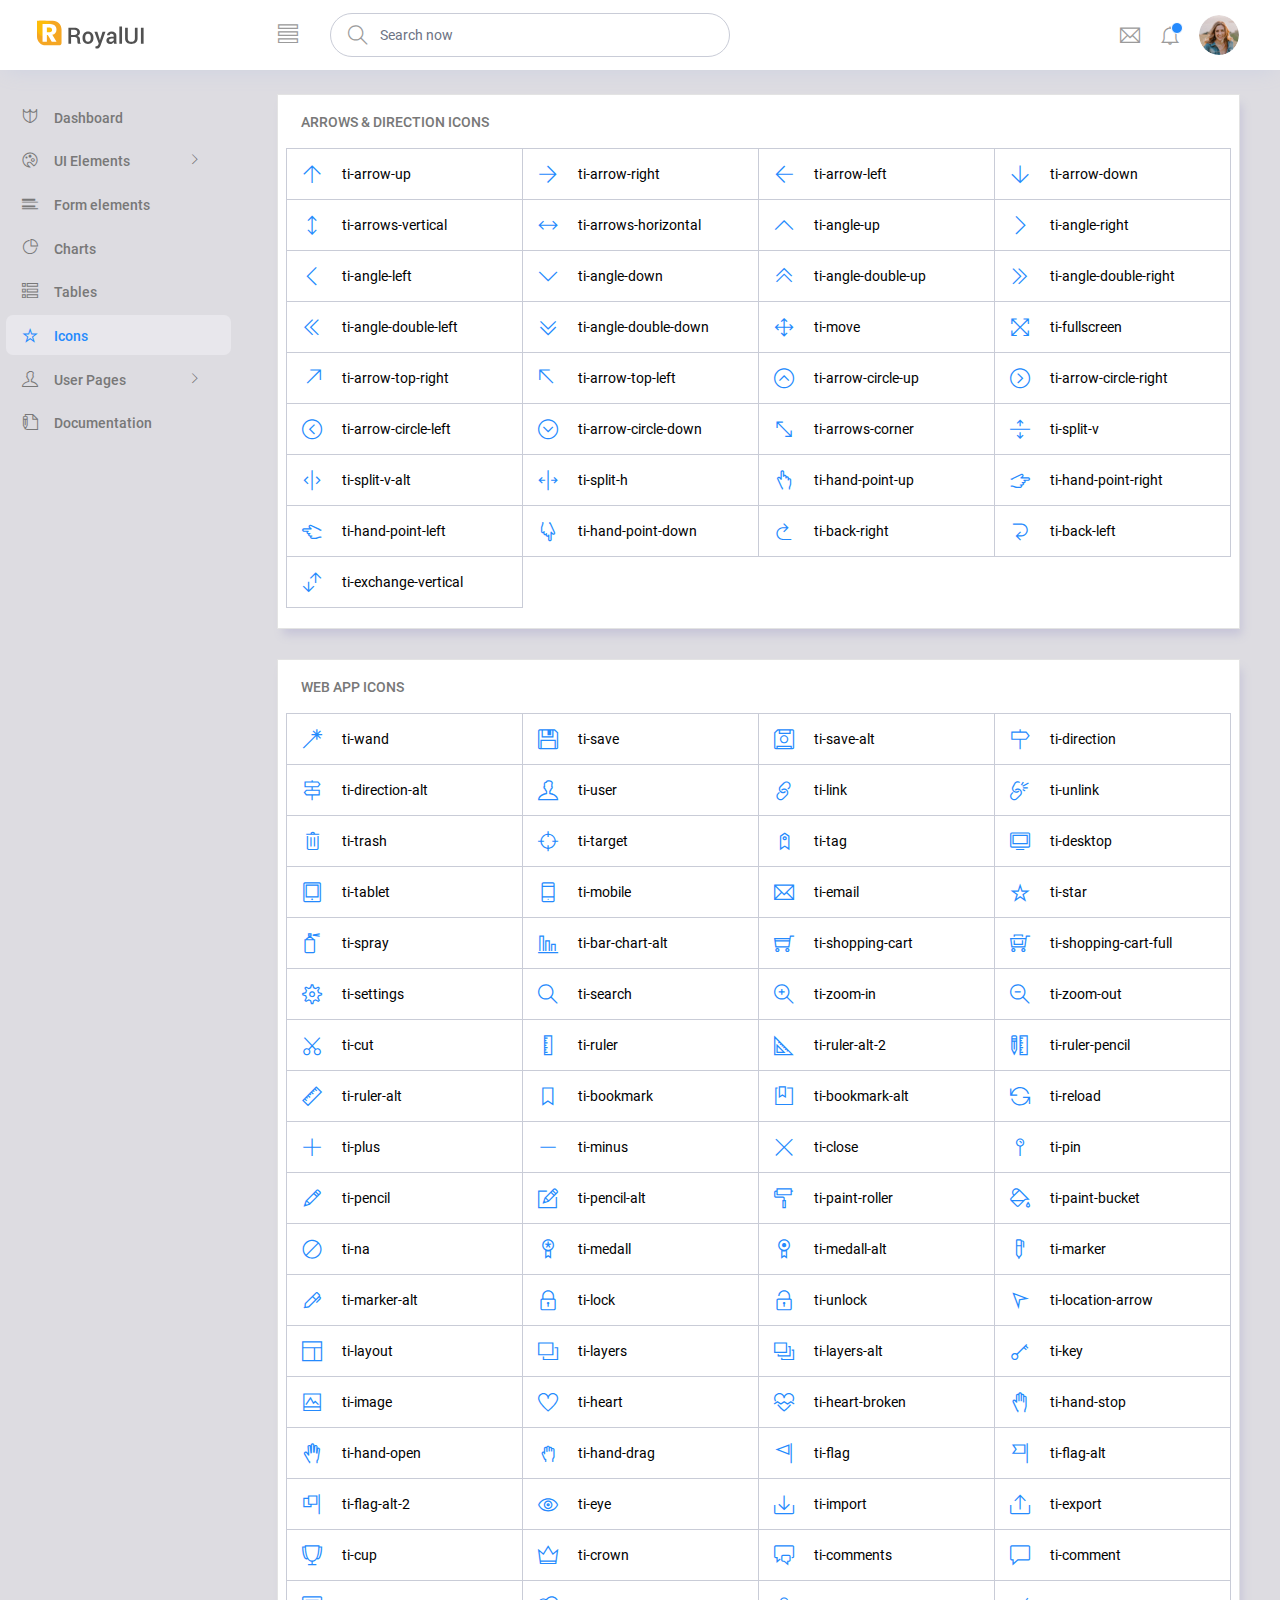
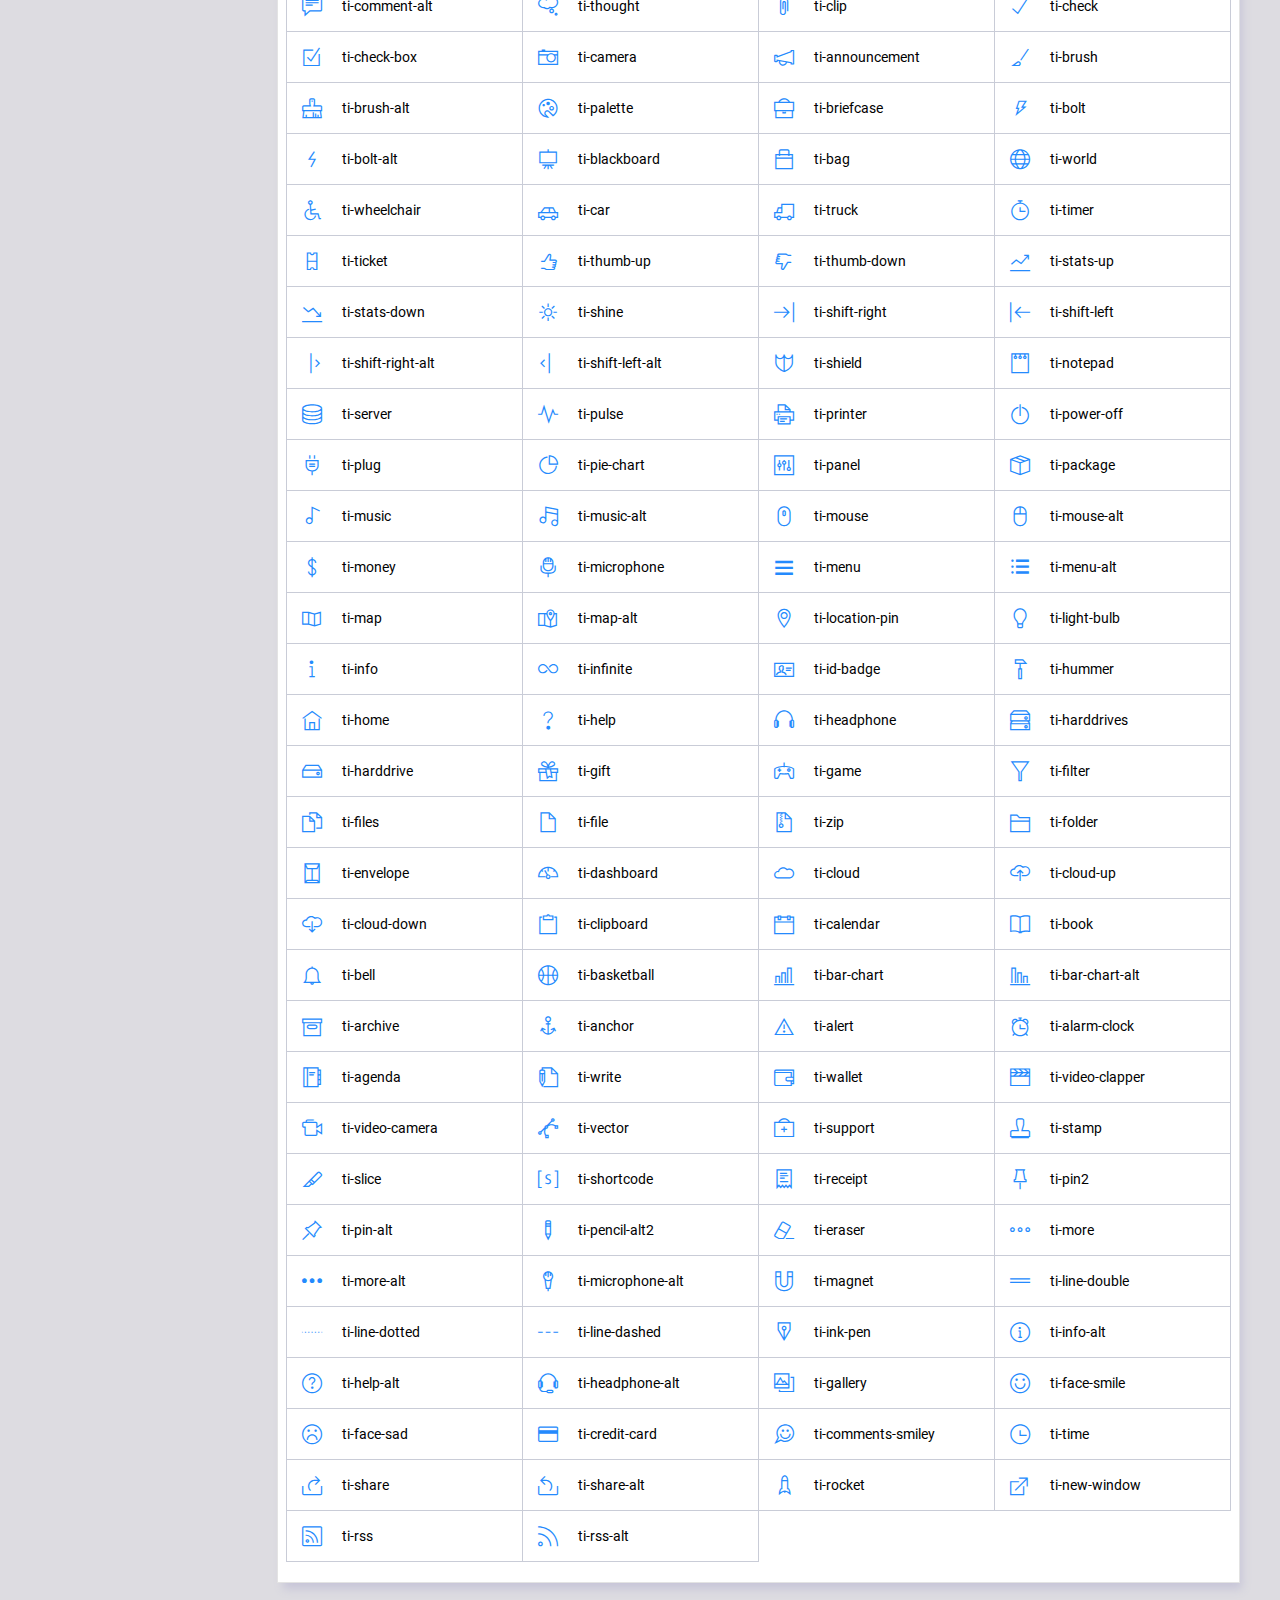
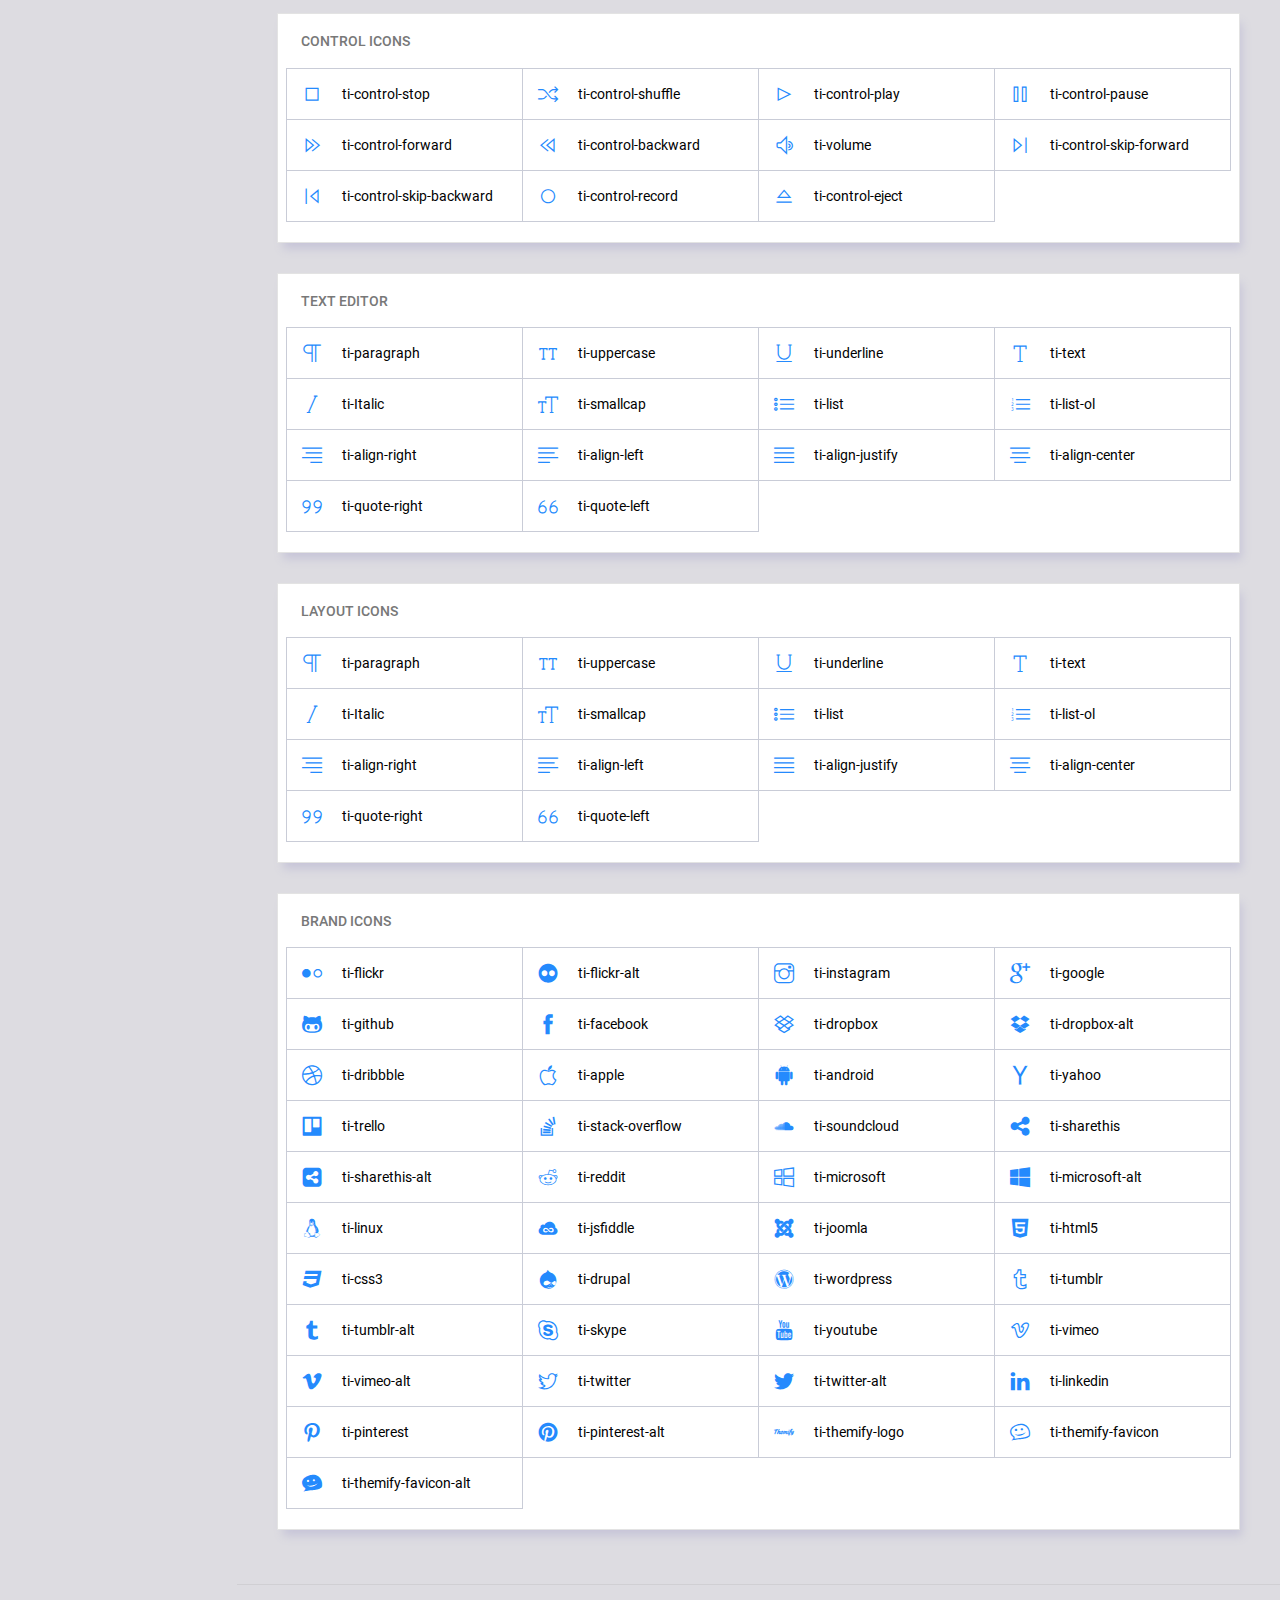
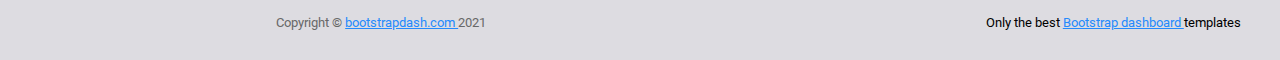
<file: static/admin/pages/icons/themify.html>
<!DOCTYPE html>
<html lang="en">

<head>
  <!-- Required meta tags -->
  <meta charset="utf-8">
  <meta name="viewport" content="width=device-width, initial-scale=1, shrink-to-fit=no">
  <title>RoyalUI Admin</title>
  <!-- plugins:css -->
  <link rel="stylesheet" href="../../vendors/ti-icons/css/themify-icons.css">
  <link rel="stylesheet" href="../../vendors/base/vendor.bundle.base.css">
  <!-- endinject -->
  <!-- plugin css for this page -->
  <!-- End plugin css for this page -->
  <!-- inject:css -->
  <link rel="stylesheet" href="../../css/style.css">
  <!-- endinject -->
  <link rel="shortcut icon" href="../../images/favicon.png" />
</head>

<body>
  <div class="container-scroller">
    <!-- partial:../../partials/_navbar.html -->
    <nav class="navbar col-lg-12 col-12 p-0 fixed-top d-flex flex-row">
      <div class="text-center navbar-brand-wrapper d-flex align-items-center justify-content-center">
        <a class="navbar-brand brand-logo me-5" href="../../index.html"><img src="../../images/logo.svg" class="me-2" alt="logo"/></a>
        <a class="navbar-brand brand-logo-mini" href="../../index.html"><img src="../../images/logo-mini.svg" alt="logo"/></a>
      </div>
      <div class="navbar-menu-wrapper d-flex align-items-center justify-content-end">
        <button class="navbar-toggler navbar-toggler align-self-center" type="button" data-toggle="minimize">
          <span class="ti-view-list"></span>
        </button>
        <ul class="navbar-nav mr-lg-2">
          <li class="nav-item nav-search d-none d-lg-block">
            <div class="input-group">
              <div class="input-group-prepend hover-cursor" id="navbar-search-icon">
                <span class="input-group-text" id="search">
                  <i class="ti-search"></i>
                </span>
              </div>
              <input type="text" class="form-control" id="navbar-search-input" placeholder="Search now" aria-label="search" aria-describedby="search">
            </div>
          </li>
        </ul>
        <ul class="navbar-nav navbar-nav-right">
          <li class="nav-item dropdown me-1">
            <a class="nav-link count-indicator dropdown-toggle d-flex justify-content-center align-items-center" id="messageDropdown" href="#" data-bs-toggle="dropdown">
              <i class="ti-email mx-0"></i>
            </a>
            <div class="dropdown-menu dropdown-menu-right navbar-dropdown" aria-labelledby="messageDropdown">
              <p class="mb-0 font-weight-normal float-left dropdown-header">Messages</p>
              <a class="dropdown-item">
                <div class="item-thumbnail">
                    <img src="../../images/faces/face4.jpg" alt="image" class="profile-pic">
                </div>
                <div class="item-content flex-grow">
                  <h6 class="ellipsis font-weight-normal">David Grey
                  </h6>
                  <p class="font-weight-light small-text text-muted mb-0">
                    The meeting is cancelled
                  </p>
                </div>
              </a>
              <a class="dropdown-item">
                <div class="item-thumbnail">
                    <img src="../../images/faces/face2.jpg" alt="image" class="profile-pic">
                </div>
                <div class="item-content flex-grow">
                  <h6 class="ellipsis font-weight-normal">Tim Cook
                  </h6>
                  <p class="font-weight-light small-text text-muted mb-0">
                    New product launch
                  </p>
                </div>
              </a>
              <a class="dropdown-item">
                <div class="item-thumbnail">
                    <img src="../../images/faces/face3.jpg" alt="image" class="profile-pic">
                </div>
                <div class="item-content flex-grow">
                  <h6 class="ellipsis font-weight-normal"> Johnson
                  </h6>
                  <p class="font-weight-light small-text text-muted mb-0">
                    Upcoming board meeting
                  </p>
                </div>
              </a>
            </div>
          </li>
          <li class="nav-item dropdown">
            <a class="nav-link count-indicator dropdown-toggle" id="notificationDropdown" href="#" data-bs-toggle="dropdown">
              <i class="ti-bell mx-0"></i>
              <span class="count"></span>
            </a>
            <div class="dropdown-menu dropdown-menu-right navbar-dropdown" aria-labelledby="notificationDropdown">
              <p class="mb-0 font-weight-normal float-left dropdown-header">Notifications</p>
              <a class="dropdown-item">
                <div class="item-thumbnail">
                  <div class="item-icon bg-success">
                    <i class="ti-info-alt mx-0"></i>
                  </div>
                </div>
                <div class="item-content">
                  <h6 class="font-weight-normal">Application Error</h6>
                  <p class="font-weight-light small-text mb-0 text-muted">
                    Just now
                  </p>
                </div>
              </a>
              <a class="dropdown-item">
                <div class="item-thumbnail">
                  <div class="item-icon bg-warning">
                    <i class="ti-settings mx-0"></i>
                  </div>
                </div>
                <div class="item-content">
                  <h6 class="font-weight-normal">Settings</h6>
                  <p class="font-weight-light small-text mb-0 text-muted">
                    Private message
                  </p>
                </div>
              </a>
              <a class="dropdown-item">
                <div class="item-thumbnail">
                  <div class="item-icon bg-info">
                    <i class="ti-user mx-0"></i>
                  </div>
                </div>
                <div class="item-content">
                  <h6 class="font-weight-normal">New user registration</h6>
                  <p class="font-weight-light small-text mb-0 text-muted">
                    2 days ago
                  </p>
                </div>
              </a>
            </div>
          </li>
          <li class="nav-item nav-profile dropdown">
            <a class="nav-link dropdown-toggle" href="#" data-bs-toggle="dropdown" id="profileDropdown">
              <img src="../../images/faces/face28.jpg" alt="profile"/>
            </a>
            <div class="dropdown-menu dropdown-menu-right navbar-dropdown" aria-labelledby="profileDropdown">
              <a class="dropdown-item">
                <i class="ti-settings text-primary"></i>
                Settings
              </a>
              <a class="dropdown-item">
                <i class="ti-power-off text-primary"></i>
                Logout
              </a>
            </div>
          </li>
        </ul>
        <button class="navbar-toggler navbar-toggler-right d-lg-none align-self-center" type="button" data-toggle="offcanvas">
          <span class="ti-view-list"></span>
        </button>
      </div>
    </nav>
    <!-- partial -->
    <div class="container-fluid page-body-wrapper">
      <!-- partial:../../partials/_sidebar.html -->
      <nav class="sidebar sidebar-offcanvas" id="sidebar">
        <ul class="nav">
          <li class="nav-item">
            <a class="nav-link" href="../../index.html">
              <i class="ti-shield menu-icon"></i>
              <span class="menu-title">Dashboard</span>
            </a>
          </li>
          <li class="nav-item">
            <a class="nav-link" data-bs-toggle="collapse" href="#ui-basic" aria-expanded="false" aria-controls="ui-basic">
              <i class="ti-palette menu-icon"></i>
              <span class="menu-title">UI Elements</span>
              <i class="menu-arrow"></i>
            </a>
            <div class="collapse" id="ui-basic">
              <ul class="nav flex-column sub-menu">
                <li class="nav-item"> <a class="nav-link" href="../../pages/ui-features/buttons.html">Buttons</a></li>
                <li class="nav-item"> <a class="nav-link" href="../../pages/ui-features/typography.html">Typography</a></li>
              </ul>
            </div>
          </li>
          <li class="nav-item">
            <a class="nav-link" href="../../pages/forms/basic_elements.html">
              <i class="ti-layout-list-post menu-icon"></i>
              <span class="menu-title">Form elements</span>
            </a>
          </li>
          <li class="nav-item">
            <a class="nav-link" href="../../pages/charts/chartjs.html">
              <i class="ti-pie-chart menu-icon"></i>
              <span class="menu-title">Charts</span>
            </a>
          </li>
          <li class="nav-item">
            <a class="nav-link" href="../../pages/tables/basic-table.html">
              <i class="ti-view-list-alt menu-icon"></i>
              <span class="menu-title">Tables</span>
            </a>
          </li>
          <li class="nav-item">
            <a class="nav-link" href="../../pages/icons/themify.html">
              <i class="ti-star menu-icon"></i>
              <span class="menu-title">Icons</span>
            </a>
          </li>
          <li class="nav-item">
            <a class="nav-link" data-bs-toggle="collapse" href="#auth" aria-expanded="false" aria-controls="auth">
              <i class="ti-user menu-icon"></i>
              <span class="menu-title">User Pages</span>
              <i class="menu-arrow"></i>
            </a>
            <div class="collapse" id="auth">
              <ul class="nav flex-column sub-menu">
                <li class="nav-item"> <a class="nav-link" href="../../pages/samples/login.html"> Login </a></li>
                <li class="nav-item"> <a class="nav-link" href="../../pages/samples/login-2.html"> Login 2 </a></li>
                <li class="nav-item"> <a class="nav-link" href="../../pages/samples/register.html"> Register </a></li>
                <li class="nav-item"> <a class="nav-link" href="../../pages/samples/register-2.html"> Register 2 </a></li>
                <li class="nav-item"> <a class="nav-link" href="../../pages/samples/lock-screen.html"> Lockscreen </a></li>
              </ul>
            </div>
          </li>
          <li class="nav-item">
            <a class="nav-link" href="../../documentation/documentation.html">
              <i class="ti-write menu-icon"></i>
              <span class="menu-title">Documentation</span>
            </a>
          </li>
        </ul>
      </nav>
      <!-- partial -->
      <div class="main-panel">          
        <div class="content-wrapper">
          <div class="row">
            <div class="col-lg-12 grid-margin">
              <div class="card">
                <div class="card-body">
                  <h4 class="card-title">Arrows & direction icons</h4>
                  <div class="icons-list row">
                    <div class="col-sm-6 col-md-4 col-lg-3"> <i class="ti-arrow-up"></i> ti-arrow-up </div>
                    <div class="col-sm-6 col-md-4 col-lg-3"> <i class="ti-arrow-right"></i> ti-arrow-right </div>
                    <div class="col-sm-6 col-md-4 col-lg-3"> <i class="ti-arrow-left"></i> ti-arrow-left </div>
                    <div class="col-sm-6 col-md-4 col-lg-3"> <i class="ti-arrow-down"></i> ti-arrow-down </div>
                    <div class="col-sm-6 col-md-4 col-lg-3"> <i class="ti-arrows-vertical"></i> ti-arrows-vertical </div>
                    <div class="col-sm-6 col-md-4 col-lg-3"> <i class="ti-arrows-horizontal"></i> ti-arrows-horizontal </div>
                    <div class="col-sm-6 col-md-4 col-lg-3"> <i class="ti-angle-up"></i> ti-angle-up </div>
                    <div class="col-sm-6 col-md-4 col-lg-3"> <i class="ti-angle-right"></i> ti-angle-right </div>
                    <div class="col-sm-6 col-md-4 col-lg-3"> <i class="ti-angle-left"></i> ti-angle-left </div>
                    <div class="col-sm-6 col-md-4 col-lg-3"> <i class="ti-angle-down"></i> ti-angle-down </div>
                    <div class="col-sm-6 col-md-4 col-lg-3"> <i class="ti-angle-double-up"></i> ti-angle-double-up </div>
                    <div class="col-sm-6 col-md-4 col-lg-3"> <i class="ti-angle-double-right"></i> ti-angle-double-right </div>
                    <div class="col-sm-6 col-md-4 col-lg-3"> <i class="ti-angle-double-left"></i> ti-angle-double-left </div>
                    <div class="col-sm-6 col-md-4 col-lg-3"> <i class="ti-angle-double-down"></i> ti-angle-double-down </div>
                    <div class="col-sm-6 col-md-4 col-lg-3"> <i class="ti-move"></i> ti-move </div>
                    <div class="col-sm-6 col-md-4 col-lg-3"> <i class="ti-fullscreen"></i> ti-fullscreen </div>
                    <div class="col-sm-6 col-md-4 col-lg-3"> <i class="ti-arrow-top-right"></i> ti-arrow-top-right </div>
                    <div class="col-sm-6 col-md-4 col-lg-3"> <i class="ti-arrow-top-left"></i> ti-arrow-top-left </div>
                    <div class="col-sm-6 col-md-4 col-lg-3"> <i class="ti-arrow-circle-up"></i> ti-arrow-circle-up </div>
                    <div class="col-sm-6 col-md-4 col-lg-3"> <i class="ti-arrow-circle-right"></i> ti-arrow-circle-right </div>
                    <div class="col-sm-6 col-md-4 col-lg-3"> <i class="ti-arrow-circle-left"></i> ti-arrow-circle-left </div>
                    <div class="col-sm-6 col-md-4 col-lg-3"> <i class="ti-arrow-circle-down"></i> ti-arrow-circle-down </div>
                    <div class="col-sm-6 col-md-4 col-lg-3"> <i class="ti-arrows-corner"></i> ti-arrows-corner </div>
                    <div class="col-sm-6 col-md-4 col-lg-3"> <i class="ti-split-v"></i> ti-split-v </div>
                    <div class="col-sm-6 col-md-4 col-lg-3"> <i class="ti-split-v-alt"></i> ti-split-v-alt </div>
                    <div class="col-sm-6 col-md-4 col-lg-3"> <i class="ti-split-h"></i> ti-split-h </div>
                    <div class="col-sm-6 col-md-4 col-lg-3"> <i class="ti-hand-point-up"></i> ti-hand-point-up </div>
                    <div class="col-sm-6 col-md-4 col-lg-3"> <i class="ti-hand-point-right"></i> ti-hand-point-right </div>
                    <div class="col-sm-6 col-md-4 col-lg-3"> <i class="ti-hand-point-left"></i> ti-hand-point-left </div>
                    <div class="col-sm-6 col-md-4 col-lg-3"> <i class="ti-hand-point-down"></i> ti-hand-point-down </div>
                    <div class="col-sm-6 col-md-4 col-lg-3"> <i class="ti-back-right"></i> ti-back-right </div>
                    <div class="col-sm-6 col-md-4 col-lg-3"> <i class="ti-back-left"></i> ti-back-left </div>
                    <div class="col-sm-6 col-md-4 col-lg-3"> <i class="ti-exchange-vertical"></i> ti-exchange-vertical </div>
                  </div>
                </div>
              </div>
            </div>
            <div class="col-lg-12 grid-margin">
              <div class="card">
                <div class="card-body">
                  <h4 class="card-title">Web app icons</h4>
                  <div class="icons-list row">
                    <div class="col-sm-6 col-md-4 col-lg-3"> <i class="ti-wand"></i> ti-wand </div>
                    <div class="col-sm-6 col-md-4 col-lg-3"> <i class="ti-save"></i> ti-save </div>
                    <div class="col-sm-6 col-md-4 col-lg-3"> <i class="ti-save-alt"></i> ti-save-alt </div>
                    <div class="col-sm-6 col-md-4 col-lg-3"> <i class="ti-direction"></i> ti-direction </div>
                    <div class="col-sm-6 col-md-4 col-lg-3"> <i class="ti-direction-alt"></i> ti-direction-alt </div>
                    <div class="col-sm-6 col-md-4 col-lg-3"> <i class="ti-user"></i> ti-user </div>
                    <div class="col-sm-6 col-md-4 col-lg-3"> <i class="ti-link"></i> ti-link </div>
                    <div class="col-sm-6 col-md-4 col-lg-3"> <i class="ti-unlink"></i> ti-unlink </div>
                    <div class="col-sm-6 col-md-4 col-lg-3"> <i class="ti-trash"></i> ti-trash </div>
                    <div class="col-sm-6 col-md-4 col-lg-3"> <i class="ti-target"></i> ti-target </div>
                    <div class="col-sm-6 col-md-4 col-lg-3"> <i class="ti-tag"></i> ti-tag </div>
                    <div class="col-sm-6 col-md-4 col-lg-3"> <i class="ti-desktop"></i> ti-desktop </div>
                    <div class="col-sm-6 col-md-4 col-lg-3"> <i class="ti-tablet"></i> ti-tablet </div>
                    <div class="col-sm-6 col-md-4 col-lg-3"> <i class="ti-mobile"></i> ti-mobile </div>
                    <div class="col-sm-6 col-md-4 col-lg-3"> <i class="ti-email"></i> ti-email </div>
                    <div class="col-sm-6 col-md-4 col-lg-3"> <i class="ti-star"></i> ti-star </div>
                    <div class="col-sm-6 col-md-4 col-lg-3"> <i class="ti-spray"></i> ti-spray </div>
                    <div class="col-sm-6 col-md-4 col-lg-3"> <i class="ti-bar-chart-alt"></i> ti-bar-chart-alt </div>
                    <div class="col-sm-6 col-md-4 col-lg-3"> <i class="ti-shopping-cart"></i> ti-shopping-cart </div>
                    <div class="col-sm-6 col-md-4 col-lg-3"> <i class="ti-shopping-cart-full"></i> ti-shopping-cart-full </div>
                    <div class="col-sm-6 col-md-4 col-lg-3"> <i class="ti-settings"></i> ti-settings </div>
                    <div class="col-sm-6 col-md-4 col-lg-3"> <i class="ti-search"></i> ti-search </div>
                    <div class="col-sm-6 col-md-4 col-lg-3"> <i class="ti-zoom-in"></i> ti-zoom-in </div>
                    <div class="col-sm-6 col-md-4 col-lg-3"> <i class="ti-zoom-out"></i> ti-zoom-out </div>
                    <div class="col-sm-6 col-md-4 col-lg-3"> <i class="ti-cut"></i> ti-cut </div>
                    <div class="col-sm-6 col-md-4 col-lg-3"> <i class="ti-ruler"></i> ti-ruler </div>
                    <div class="col-sm-6 col-md-4 col-lg-3"> <i class="ti-ruler-alt-2"></i> ti-ruler-alt-2 </div>
                    <div class="col-sm-6 col-md-4 col-lg-3"> <i class="ti-ruler-pencil"></i> ti-ruler-pencil </div>
                    <div class="col-sm-6 col-md-4 col-lg-3"> <i class="ti-ruler-alt"></i> ti-ruler-alt </div>
                    <div class="col-sm-6 col-md-4 col-lg-3"> <i class="ti-bookmark"></i> ti-bookmark </div>
                    <div class="col-sm-6 col-md-4 col-lg-3"> <i class="ti-bookmark-alt"></i> ti-bookmark-alt </div>
                    <div class="col-sm-6 col-md-4 col-lg-3"> <i class="ti-reload"></i> ti-reload </div>
                    <div class="col-sm-6 col-md-4 col-lg-3"> <i class="ti-plus"></i> ti-plus </div>
                    <div class="col-sm-6 col-md-4 col-lg-3"> <i class="ti-minus"></i> ti-minus </div>
                    <div class="col-sm-6 col-md-4 col-lg-3"> <i class="ti-close"></i> ti-close </div>
                    <div class="col-sm-6 col-md-4 col-lg-3"> <i class="ti-pin"></i> ti-pin </div>
                    <div class="col-sm-6 col-md-4 col-lg-3"> <i class="ti-pencil"></i> ti-pencil </div>
                    <div class="col-sm-6 col-md-4 col-lg-3"> <i class="ti-pencil-alt"></i> ti-pencil-alt </div>
                    <div class="col-sm-6 col-md-4 col-lg-3"> <i class="ti-paint-roller"></i> ti-paint-roller </div>
                    <div class="col-sm-6 col-md-4 col-lg-3"> <i class="ti-paint-bucket"></i> ti-paint-bucket </div>
                    <div class="col-sm-6 col-md-4 col-lg-3"> <i class="ti-na"></i> ti-na </div>
                    <div class="col-sm-6 col-md-4 col-lg-3"> <i class="ti-medall"></i> ti-medall </div>
                    <div class="col-sm-6 col-md-4 col-lg-3"> <i class="ti-medall-alt"></i> ti-medall-alt </div>
                    <div class="col-sm-6 col-md-4 col-lg-3"> <i class="ti-marker"></i> ti-marker </div>
                    <div class="col-sm-6 col-md-4 col-lg-3"> <i class="ti-marker-alt"></i> ti-marker-alt </div>
                    <div class="col-sm-6 col-md-4 col-lg-3"> <i class="ti-lock"></i> ti-lock </div>
                    <div class="col-sm-6 col-md-4 col-lg-3"> <i class="ti-unlock"></i> ti-unlock </div>
                    <div class="col-sm-6 col-md-4 col-lg-3"> <i class="ti-location-arrow"></i> ti-location-arrow </div>
                    <div class="col-sm-6 col-md-4 col-lg-3"> <i class="ti-layout"></i> ti-layout </div>
                    <div class="col-sm-6 col-md-4 col-lg-3"> <i class="ti-layers"></i> ti-layers </div>
                    <div class="col-sm-6 col-md-4 col-lg-3"> <i class="ti-layers-alt"></i> ti-layers-alt </div>
                    <div class="col-sm-6 col-md-4 col-lg-3"> <i class="ti-key"></i> ti-key </div>
                    <div class="col-sm-6 col-md-4 col-lg-3"> <i class="ti-image"></i> ti-image </div>
                    <div class="col-sm-6 col-md-4 col-lg-3"> <i class="ti-heart"></i> ti-heart </div>
                    <div class="col-sm-6 col-md-4 col-lg-3"> <i class="ti-heart-broken"></i> ti-heart-broken </div>
                    <div class="col-sm-6 col-md-4 col-lg-3"> <i class="ti-hand-stop"></i> ti-hand-stop </div>
                    <div class="col-sm-6 col-md-4 col-lg-3"> <i class="ti-hand-open"></i> ti-hand-open </div>
                    <div class="col-sm-6 col-md-4 col-lg-3"> <i class="ti-hand-drag"></i> ti-hand-drag </div>
                    <div class="col-sm-6 col-md-4 col-lg-3"> <i class="ti-flag"></i> ti-flag </div>
                    <div class="col-sm-6 col-md-4 col-lg-3"> <i class="ti-flag-alt"></i> ti-flag-alt </div>
                    <div class="col-sm-6 col-md-4 col-lg-3"> <i class="ti-flag-alt-2"></i> ti-flag-alt-2 </div>
                    <div class="col-sm-6 col-md-4 col-lg-3"> <i class="ti-eye"></i> ti-eye </div>
                    <div class="col-sm-6 col-md-4 col-lg-3"> <i class="ti-import"></i> ti-import </div>
                    <div class="col-sm-6 col-md-4 col-lg-3"> <i class="ti-export"></i> ti-export </div>
                    <div class="col-sm-6 col-md-4 col-lg-3"> <i class="ti-cup"></i> ti-cup </div>
                    <div class="col-sm-6 col-md-4 col-lg-3"> <i class="ti-crown"></i> ti-crown </div>
                    <div class="col-sm-6 col-md-4 col-lg-3"> <i class="ti-comments"></i> ti-comments </div>
                    <div class="col-sm-6 col-md-4 col-lg-3"> <i class="ti-comment"></i> ti-comment </div>
                    <div class="col-sm-6 col-md-4 col-lg-3"> <i class="ti-comment-alt"></i> ti-comment-alt </div>
                    <div class="col-sm-6 col-md-4 col-lg-3"> <i class="ti-thought"></i> ti-thought </div>
                    <div class="col-sm-6 col-md-4 col-lg-3"> <i class="ti-clip"></i> ti-clip </div>
                    <div class="col-sm-6 col-md-4 col-lg-3"> <i class="ti-check"></i> ti-check </div>
                    <div class="col-sm-6 col-md-4 col-lg-3"> <i class="ti-check-box"></i> ti-check-box </div>
                    <div class="col-sm-6 col-md-4 col-lg-3"> <i class="ti-camera"></i> ti-camera </div>
                    <div class="col-sm-6 col-md-4 col-lg-3"> <i class="ti-announcement"></i> ti-announcement </div>
                    <div class="col-sm-6 col-md-4 col-lg-3"> <i class="ti-brush"></i> ti-brush </div>
                    <div class="col-sm-6 col-md-4 col-lg-3"> <i class="ti-brush-alt"></i> ti-brush-alt </div>
                    <div class="col-sm-6 col-md-4 col-lg-3"> <i class="ti-palette"></i> ti-palette </div>
                    <div class="col-sm-6 col-md-4 col-lg-3"> <i class="ti-briefcase"></i> ti-briefcase </div>
                    <div class="col-sm-6 col-md-4 col-lg-3"> <i class="ti-bolt"></i> ti-bolt </div>
                    <div class="col-sm-6 col-md-4 col-lg-3"> <i class="ti-bolt-alt"></i> ti-bolt-alt </div>
                    <div class="col-sm-6 col-md-4 col-lg-3"> <i class="ti-blackboard"></i> ti-blackboard </div>
                    <div class="col-sm-6 col-md-4 col-lg-3"> <i class="ti-bag"></i> ti-bag </div>
                    <div class="col-sm-6 col-md-4 col-lg-3"> <i class="ti-world"></i> ti-world </div>
                    <div class="col-sm-6 col-md-4 col-lg-3"> <i class="ti-wheelchair"></i> ti-wheelchair </div>
                    <div class="col-sm-6 col-md-4 col-lg-3"> <i class="ti-car"></i> ti-car </div>
                    <div class="col-sm-6 col-md-4 col-lg-3"> <i class="ti-truck"></i> ti-truck </div>
                    <div class="col-sm-6 col-md-4 col-lg-3"> <i class="ti-timer"></i> ti-timer </div>
                    <div class="col-sm-6 col-md-4 col-lg-3"> <i class="ti-ticket"></i> ti-ticket </div>
                    <div class="col-sm-6 col-md-4 col-lg-3"> <i class="ti-thumb-up"></i> ti-thumb-up </div>
                    <div class="col-sm-6 col-md-4 col-lg-3"> <i class="ti-thumb-down"></i> ti-thumb-down </div>
                    <div class="col-sm-6 col-md-4 col-lg-3"> <i class="ti-stats-up"></i> ti-stats-up </div>
                    <div class="col-sm-6 col-md-4 col-lg-3"> <i class="ti-stats-down"></i> ti-stats-down </div>
                    <div class="col-sm-6 col-md-4 col-lg-3"> <i class="ti-shine"></i> ti-shine </div>
                    <div class="col-sm-6 col-md-4 col-lg-3"> <i class="ti-shift-right"></i> ti-shift-right </div>
                    <div class="col-sm-6 col-md-4 col-lg-3"> <i class="ti-shift-left"></i> ti-shift-left </div>
                    <div class="col-sm-6 col-md-4 col-lg-3"> <i class="ti-shift-right-alt"></i> ti-shift-right-alt </div>
                    <div class="col-sm-6 col-md-4 col-lg-3"> <i class="ti-shift-left-alt"></i> ti-shift-left-alt </div>
                    <div class="col-sm-6 col-md-4 col-lg-3"> <i class="ti-shield"></i> ti-shield </div>
                    <div class="col-sm-6 col-md-4 col-lg-3"> <i class="ti-notepad"></i> ti-notepad </div>
                    <div class="col-sm-6 col-md-4 col-lg-3"> <i class="ti-server"></i> ti-server </div>
                    <div class="col-sm-6 col-md-4 col-lg-3"> <i class="ti-pulse"></i> ti-pulse </div>
                    <div class="col-sm-6 col-md-4 col-lg-3"> <i class="ti-printer"></i> ti-printer </div>
                    <div class="col-sm-6 col-md-4 col-lg-3"> <i class="ti-power-off"></i> ti-power-off </div>
                    <div class="col-sm-6 col-md-4 col-lg-3"> <i class="ti-plug"></i> ti-plug </div>
                    <div class="col-sm-6 col-md-4 col-lg-3"> <i class="ti-pie-chart"></i> ti-pie-chart </div>
                    <div class="col-sm-6 col-md-4 col-lg-3"> <i class="ti-panel"></i> ti-panel </div>
                    <div class="col-sm-6 col-md-4 col-lg-3"> <i class="ti-package"></i> ti-package </div>
                    <div class="col-sm-6 col-md-4 col-lg-3"> <i class="ti-music"></i> ti-music </div>
                    <div class="col-sm-6 col-md-4 col-lg-3"> <i class="ti-music-alt"></i> ti-music-alt </div>
                    <div class="col-sm-6 col-md-4 col-lg-3"> <i class="ti-mouse"></i> ti-mouse </div>
                    <div class="col-sm-6 col-md-4 col-lg-3"> <i class="ti-mouse-alt"></i> ti-mouse-alt </div>
                    <div class="col-sm-6 col-md-4 col-lg-3"> <i class="ti-money"></i> ti-money </div>
                    <div class="col-sm-6 col-md-4 col-lg-3"> <i class="ti-microphone"></i> ti-microphone </div>
                    <div class="col-sm-6 col-md-4 col-lg-3"> <i class="ti-menu"></i> ti-menu </div>
                    <div class="col-sm-6 col-md-4 col-lg-3"> <i class="ti-menu-alt"></i> ti-menu-alt </div>
                    <div class="col-sm-6 col-md-4 col-lg-3"> <i class="ti-map"></i> ti-map </div>
                    <div class="col-sm-6 col-md-4 col-lg-3"> <i class="ti-map-alt"></i> ti-map-alt </div>
                    <div class="col-sm-6 col-md-4 col-lg-3"> <i class="ti-location-pin"></i> ti-location-pin </div>
                    <div class="col-sm-6 col-md-4 col-lg-3"> <i class="ti-light-bulb"></i> ti-light-bulb </div>
                    <div class="col-sm-6 col-md-4 col-lg-3"> <i class="ti-info"></i> ti-info </div>
                    <div class="col-sm-6 col-md-4 col-lg-3"> <i class="ti-infinite"></i> ti-infinite </div>
                    <div class="col-sm-6 col-md-4 col-lg-3"> <i class="ti-id-badge"></i> ti-id-badge </div>
                    <div class="col-sm-6 col-md-4 col-lg-3"> <i class="ti-hummer"></i> ti-hummer </div>
                    <div class="col-sm-6 col-md-4 col-lg-3"> <i class="ti-home"></i> ti-home </div>
                    <div class="col-sm-6 col-md-4 col-lg-3"> <i class="ti-help"></i> ti-help </div>
                    <div class="col-sm-6 col-md-4 col-lg-3"> <i class="ti-headphone"></i> ti-headphone </div>
                    <div class="col-sm-6 col-md-4 col-lg-3"> <i class="ti-harddrives"></i> ti-harddrives </div>
                    <div class="col-sm-6 col-md-4 col-lg-3"> <i class="ti-harddrive"></i> ti-harddrive </div>
                    <div class="col-sm-6 col-md-4 col-lg-3"> <i class="ti-gift"></i> ti-gift </div>
                    <div class="col-sm-6 col-md-4 col-lg-3"> <i class="ti-game"></i> ti-game </div>
                    <div class="col-sm-6 col-md-4 col-lg-3"> <i class="ti-filter"></i> ti-filter </div>
                    <div class="col-sm-6 col-md-4 col-lg-3"> <i class="ti-files"></i> ti-files </div>
                    <div class="col-sm-6 col-md-4 col-lg-3"> <i class="ti-file"></i> ti-file </div>
                    <div class="col-sm-6 col-md-4 col-lg-3"> <i class="ti-zip"></i> ti-zip </div>
                    <div class="col-sm-6 col-md-4 col-lg-3"> <i class="ti-folder"></i> ti-folder </div>
                    <div class="col-sm-6 col-md-4 col-lg-3"> <i class="ti-envelope"></i> ti-envelope </div>
                    <div class="col-sm-6 col-md-4 col-lg-3"> <i class="ti-dashboard"></i> ti-dashboard </div>
                    <div class="col-sm-6 col-md-4 col-lg-3"> <i class="ti-cloud"></i> ti-cloud </div>
                    <div class="col-sm-6 col-md-4 col-lg-3"> <i class="ti-cloud-up"></i> ti-cloud-up </div>
                    <div class="col-sm-6 col-md-4 col-lg-3"> <i class="ti-cloud-down"></i> ti-cloud-down </div>
                    <div class="col-sm-6 col-md-4 col-lg-3"> <i class="ti-clipboard"></i> ti-clipboard </div>
                    <div class="col-sm-6 col-md-4 col-lg-3"> <i class="ti-calendar"></i> ti-calendar </div>
                    <div class="col-sm-6 col-md-4 col-lg-3"> <i class="ti-book"></i> ti-book </div>
                    <div class="col-sm-6 col-md-4 col-lg-3"> <i class="ti-bell"></i> ti-bell </div>
                    <div class="col-sm-6 col-md-4 col-lg-3"> <i class="ti-basketball"></i> ti-basketball </div>
                    <div class="col-sm-6 col-md-4 col-lg-3"> <i class="ti-bar-chart"></i> ti-bar-chart </div>
                    <div class="col-sm-6 col-md-4 col-lg-3"> <i class="ti-bar-chart-alt"></i> ti-bar-chart-alt </div>
                    <div class="col-sm-6 col-md-4 col-lg-3"> <i class="ti-archive"></i> ti-archive </div>
                    <div class="col-sm-6 col-md-4 col-lg-3"> <i class="ti-anchor"></i> ti-anchor </div>
                    <div class="col-sm-6 col-md-4 col-lg-3"> <i class="ti-alert"></i> ti-alert </div>
                    <div class="col-sm-6 col-md-4 col-lg-3"> <i class="ti-alarm-clock"></i> ti-alarm-clock </div>
                    <div class="col-sm-6 col-md-4 col-lg-3"> <i class="ti-agenda"></i> ti-agenda </div>
                    <div class="col-sm-6 col-md-4 col-lg-3"> <i class="ti-write"></i> ti-write </div>
                    <div class="col-sm-6 col-md-4 col-lg-3"> <i class="ti-wallet"></i> ti-wallet </div>
                    <div class="col-sm-6 col-md-4 col-lg-3"> <i class="ti-video-clapper"></i> ti-video-clapper </div>
                    <div class="col-sm-6 col-md-4 col-lg-3"> <i class="ti-video-camera"></i> ti-video-camera </div>
                    <div class="col-sm-6 col-md-4 col-lg-3"> <i class="ti-vector"></i> ti-vector </div>
                    <div class="col-sm-6 col-md-4 col-lg-3"> <i class="ti-support"></i> ti-support </div>
                    <div class="col-sm-6 col-md-4 col-lg-3"> <i class="ti-stamp"></i> ti-stamp </div>
                    <div class="col-sm-6 col-md-4 col-lg-3"> <i class="ti-slice"></i> ti-slice </div>
                    <div class="col-sm-6 col-md-4 col-lg-3"> <i class="ti-shortcode"></i> ti-shortcode </div>
                    <div class="col-sm-6 col-md-4 col-lg-3"> <i class="ti-receipt"></i> ti-receipt </div>
                    <div class="col-sm-6 col-md-4 col-lg-3"> <i class="ti-pin2"></i> ti-pin2 </div>
                    <div class="col-sm-6 col-md-4 col-lg-3"> <i class="ti-pin-alt"></i> ti-pin-alt </div>
                    <div class="col-sm-6 col-md-4 col-lg-3"> <i class="ti-pencil-alt2"></i> ti-pencil-alt2 </div>
                    <div class="col-sm-6 col-md-4 col-lg-3"> <i class="ti-eraser"></i> ti-eraser </div>
                    <div class="col-sm-6 col-md-4 col-lg-3"> <i class="ti-more"></i> ti-more </div>
                    <div class="col-sm-6 col-md-4 col-lg-3"> <i class="ti-more-alt"></i> ti-more-alt </div>
                    <div class="col-sm-6 col-md-4 col-lg-3"> <i class="ti-microphone-alt"></i> ti-microphone-alt </div>
                    <div class="col-sm-6 col-md-4 col-lg-3"> <i class="ti-magnet"></i> ti-magnet </div>
                    <div class="col-sm-6 col-md-4 col-lg-3"> <i class="ti-line-double"></i> ti-line-double </div>
                    <div class="col-sm-6 col-md-4 col-lg-3"> <i class="ti-line-dotted"></i> ti-line-dotted </div>
                    <div class="col-sm-6 col-md-4 col-lg-3"> <i class="ti-line-dashed"></i> ti-line-dashed </div>
                    <div class="col-sm-6 col-md-4 col-lg-3"> <i class="ti-ink-pen"></i> ti-ink-pen </div>
                    <div class="col-sm-6 col-md-4 col-lg-3"> <i class="ti-info-alt"></i> ti-info-alt </div>
                    <div class="col-sm-6 col-md-4 col-lg-3"> <i class="ti-help-alt"></i> ti-help-alt </div>
                    <div class="col-sm-6 col-md-4 col-lg-3"> <i class="ti-headphone-alt"></i> ti-headphone-alt </div>
                    <div class="col-sm-6 col-md-4 col-lg-3"> <i class="ti-gallery"></i> ti-gallery </div>
                    <div class="col-sm-6 col-md-4 col-lg-3"> <i class="ti-face-smile"></i> ti-face-smile </div>
                    <div class="col-sm-6 col-md-4 col-lg-3"> <i class="ti-face-sad"></i> ti-face-sad </div>
                    <div class="col-sm-6 col-md-4 col-lg-3"> <i class="ti-credit-card"></i> ti-credit-card </div>
                    <div class="col-sm-6 col-md-4 col-lg-3"> <i class="ti-comments-smiley"></i> ti-comments-smiley </div>
                    <div class="col-sm-6 col-md-4 col-lg-3"> <i class="ti-time"></i> ti-time </div>
                    <div class="col-sm-6 col-md-4 col-lg-3"> <i class="ti-share"></i> ti-share </div>
                    <div class="col-sm-6 col-md-4 col-lg-3"> <i class="ti-share-alt"></i> ti-share-alt </div>
                    <div class="col-sm-6 col-md-4 col-lg-3"> <i class="ti-rocket"></i> ti-rocket </div>
                    <div class="col-sm-6 col-md-4 col-lg-3"> <i class="ti-new-window"></i> ti-new-window </div>
                    <div class="col-sm-6 col-md-4 col-lg-3"> <i class="ti-rss"></i> ti-rss </div>
                    <div class="col-sm-6 col-md-4 col-lg-3"> <i class="ti-rss-alt"></i> ti-rss-alt </div>
                  </div>
                </div>
              </div>
            </div>
            <div class="col-lg-12 grid-margin">
              <div class="card">
                <div class="card-body">
                  <h4 class="card-title">Control icons</h4>
                  <div class="icons-list row">
                    <div class="col-sm-6 col-md-4 col-lg-3"> <i class="ti-control-stop"></i> ti-control-stop </div>
                    <div class="col-sm-6 col-md-4 col-lg-3"> <i class="ti-control-shuffle"></i> ti-control-shuffle </div>
                    <div class="col-sm-6 col-md-4 col-lg-3"> <i class="ti-control-play"></i> ti-control-play </div>
                    <div class="col-sm-6 col-md-4 col-lg-3"> <i class="ti-control-pause"></i> ti-control-pause </div>
                    <div class="col-sm-6 col-md-4 col-lg-3"> <i class="ti-control-forward"></i> ti-control-forward </div>
                    <div class="col-sm-6 col-md-4 col-lg-3"> <i class="ti-control-backward"></i> ti-control-backward </div>
                    <div class="col-sm-6 col-md-4 col-lg-3"> <i class="ti-volume"></i> ti-volume </div>
                    <div class="col-sm-6 col-md-4 col-lg-3"> <i class="ti-control-skip-forward"></i> ti-control-skip-forward </div>
                    <div class="col-sm-6 col-md-4 col-lg-3"> <i class="ti-control-skip-backward"></i> ti-control-skip-backward </div>
                    <div class="col-sm-6 col-md-4 col-lg-3"> <i class="ti-control-record"></i> ti-control-record </div>
                    <div class="col-sm-6 col-md-4 col-lg-3"> <i class="ti-control-eject"></i> ti-control-eject </div>
                  </div>
                </div>
              </div>
            </div>
            <div class="col-lg-12 grid-margin">
              <div class="card">
                <div class="card-body">
                  <h4 class="card-title">Text editor</h4>
                  <div class="icons-list row">
                    <div class="col-sm-6 col-md-4 col-lg-3"> <i class="ti-paragraph"></i> ti-paragraph </div>
                    <div class="col-sm-6 col-md-4 col-lg-3"> <i class="ti-uppercase"></i> ti-uppercase </div>
                    <div class="col-sm-6 col-md-4 col-lg-3"> <i class="ti-underline"></i> ti-underline </div>
                    <div class="col-sm-6 col-md-4 col-lg-3"> <i class="ti-text"></i> ti-text </div>
                    <div class="col-sm-6 col-md-4 col-lg-3"> <i class="ti-Italic"></i> ti-Italic </div>
                    <div class="col-sm-6 col-md-4 col-lg-3"> <i class="ti-smallcap"></i> ti-smallcap </div>
                    <div class="col-sm-6 col-md-4 col-lg-3"> <i class="ti-list"></i> ti-list </div>
                    <div class="col-sm-6 col-md-4 col-lg-3"> <i class="ti-list-ol"></i> ti-list-ol </div>
                    <div class="col-sm-6 col-md-4 col-lg-3"> <i class="ti-align-right"></i> ti-align-right </div>
                    <div class="col-sm-6 col-md-4 col-lg-3"> <i class="ti-align-left"></i> ti-align-left </div>
                    <div class="col-sm-6 col-md-4 col-lg-3"> <i class="ti-align-justify"></i> ti-align-justify </div>
                    <div class="col-sm-6 col-md-4 col-lg-3"> <i class="ti-align-center"></i> ti-align-center </div>
                    <div class="col-sm-6 col-md-4 col-lg-3"> <i class="ti-quote-right"></i> ti-quote-right </div>
                    <div class="col-sm-6 col-md-4 col-lg-3"> <i class="ti-quote-left"></i> ti-quote-left </div>
                  </div>
                </div>
              </div>
            </div>
            <div class="col-lg-12 grid-margin">
              <div class="card">
                <div class="card-body">
                  <h4 class="card-title">Layout icons</h4>
                  <div class="icons-list row">
                    <div class="col-sm-6 col-md-4 col-lg-3"> <i class="ti-paragraph"></i> ti-paragraph </div>
                    <div class="col-sm-6 col-md-4 col-lg-3"> <i class="ti-uppercase"></i> ti-uppercase </div>
                    <div class="col-sm-6 col-md-4 col-lg-3"> <i class="ti-underline"></i> ti-underline </div>
                    <div class="col-sm-6 col-md-4 col-lg-3"> <i class="ti-text"></i> ti-text </div>
                    <div class="col-sm-6 col-md-4 col-lg-3"> <i class="ti-Italic"></i> ti-Italic </div>
                    <div class="col-sm-6 col-md-4 col-lg-3"> <i class="ti-smallcap"></i> ti-smallcap </div>
                    <div class="col-sm-6 col-md-4 col-lg-3"> <i class="ti-list"></i> ti-list </div>
                    <div class="col-sm-6 col-md-4 col-lg-3"> <i class="ti-list-ol"></i> ti-list-ol </div>
                    <div class="col-sm-6 col-md-4 col-lg-3"> <i class="ti-align-right"></i> ti-align-right </div>
                    <div class="col-sm-6 col-md-4 col-lg-3"> <i class="ti-align-left"></i> ti-align-left </div>
                    <div class="col-sm-6 col-md-4 col-lg-3"> <i class="ti-align-justify"></i> ti-align-justify </div>
                    <div class="col-sm-6 col-md-4 col-lg-3"> <i class="ti-align-center"></i> ti-align-center </div>
                    <div class="col-sm-6 col-md-4 col-lg-3"> <i class="ti-quote-right"></i> ti-quote-right </div>
                    <div class="col-sm-6 col-md-4 col-lg-3"> <i class="ti-quote-left"></i> ti-quote-left </div>
                  </div>
                </div>
              </div>
            </div>
            <div class="col-lg-12 grid-margin">
              <div class="card">
                <div class="card-body">
                  <h4 class="card-title">Brand icons</h4>
                  <div class="icons-list row">
                    <div class="col-sm-6 col-md-4 col-lg-3"> <i class="ti-flickr"></i> ti-flickr </div>
                    <div class="col-sm-6 col-md-4 col-lg-3"> <i class="ti-flickr-alt"></i> ti-flickr-alt </div>
                    <div class="col-sm-6 col-md-4 col-lg-3"> <i class="ti-instagram"></i> ti-instagram </div>
                    <div class="col-sm-6 col-md-4 col-lg-3"> <i class="ti-google"></i> ti-google </div>
                    <div class="col-sm-6 col-md-4 col-lg-3"> <i class="ti-github"></i> ti-github </div>
                    <div class="col-sm-6 col-md-4 col-lg-3"> <i class="ti-facebook"></i> ti-facebook </div>
                    <div class="col-sm-6 col-md-4 col-lg-3"> <i class="ti-dropbox"></i> ti-dropbox </div>
                    <div class="col-sm-6 col-md-4 col-lg-3"> <i class="ti-dropbox-alt"></i> ti-dropbox-alt </div>
                    <div class="col-sm-6 col-md-4 col-lg-3"> <i class="ti-dribbble"></i> ti-dribbble </div>
                    <div class="col-sm-6 col-md-4 col-lg-3"> <i class="ti-apple"></i> ti-apple </div>
                    <div class="col-sm-6 col-md-4 col-lg-3"> <i class="ti-android"></i> ti-android </div>
                    <div class="col-sm-6 col-md-4 col-lg-3"> <i class="ti-yahoo"></i> ti-yahoo </div>
                    <div class="col-sm-6 col-md-4 col-lg-3"> <i class="ti-trello"></i> ti-trello </div>
                    <div class="col-sm-6 col-md-4 col-lg-3"> <i class="ti-stack-overflow"></i> ti-stack-overflow </div>
                    <div class="col-sm-6 col-md-4 col-lg-3"> <i class="ti-soundcloud"></i> ti-soundcloud </div>
                    <div class="col-sm-6 col-md-4 col-lg-3"> <i class="ti-sharethis"></i> ti-sharethis </div>
                    <div class="col-sm-6 col-md-4 col-lg-3"> <i class="ti-sharethis-alt"></i> ti-sharethis-alt </div>
                    <div class="col-sm-6 col-md-4 col-lg-3"> <i class="ti-reddit"></i> ti-reddit </div>
                    <div class="col-sm-6 col-md-4 col-lg-3"> <i class="ti-microsoft"></i> ti-microsoft </div>
                    <div class="col-sm-6 col-md-4 col-lg-3"> <i class="ti-microsoft-alt"></i> ti-microsoft-alt </div>
                    <div class="col-sm-6 col-md-4 col-lg-3"> <i class="ti-linux"></i> ti-linux </div>
                    <div class="col-sm-6 col-md-4 col-lg-3"> <i class="ti-jsfiddle"></i> ti-jsfiddle </div>
                    <div class="col-sm-6 col-md-4 col-lg-3"> <i class="ti-joomla"></i> ti-joomla </div>
                    <div class="col-sm-6 col-md-4 col-lg-3"> <i class="ti-html5"></i> ti-html5 </div>
                    <div class="col-sm-6 col-md-4 col-lg-3"> <i class="ti-css3"></i> ti-css3 </div>
                    <div class="col-sm-6 col-md-4 col-lg-3"> <i class="ti-drupal"></i> ti-drupal </div>
                    <div class="col-sm-6 col-md-4 col-lg-3"> <i class="ti-wordpress"></i> ti-wordpress </div>
                    <div class="col-sm-6 col-md-4 col-lg-3"> <i class="ti-tumblr"></i> ti-tumblr </div>
                    <div class="col-sm-6 col-md-4 col-lg-3"> <i class="ti-tumblr-alt"></i> ti-tumblr-alt </div>
                    <div class="col-sm-6 col-md-4 col-lg-3"> <i class="ti-skype"></i> ti-skype </div>
                    <div class="col-sm-6 col-md-4 col-lg-3"> <i class="ti-youtube"></i> ti-youtube </div>
                    <div class="col-sm-6 col-md-4 col-lg-3"> <i class="ti-vimeo"></i> ti-vimeo </div>
                    <div class="col-sm-6 col-md-4 col-lg-3"> <i class="ti-vimeo-alt"></i> ti-vimeo-alt </div>
                    <div class="col-sm-6 col-md-4 col-lg-3"> <i class="ti-twitter"></i> ti-twitter </div>
                    <div class="col-sm-6 col-md-4 col-lg-3"> <i class="ti-twitter-alt"></i> ti-twitter-alt </div>
                    <div class="col-sm-6 col-md-4 col-lg-3"> <i class="ti-linkedin"></i> ti-linkedin </div>
                    <div class="col-sm-6 col-md-4 col-lg-3"> <i class="ti-pinterest"></i> ti-pinterest </div>
                    <div class="col-sm-6 col-md-4 col-lg-3"> <i class="ti-pinterest-alt"></i> ti-pinterest-alt </div>
                    <div class="col-sm-6 col-md-4 col-lg-3"> <i class="ti-themify-logo"></i> ti-themify-logo </div>
                    <div class="col-sm-6 col-md-4 col-lg-3"> <i class="ti-themify-favicon"></i> ti-themify-favicon </div>
                    <div class="col-sm-6 col-md-4 col-lg-3"> <i class="ti-themify-favicon-alt"></i> ti-themify-favicon-alt </div>
                  </div>
                </div>
              </div>
            </div>
          </div>
        </div>
        <!-- partial:../../partials/_footer.html -->
        <footer class="footer">
          <div class="d-sm-flex justify-content-center justify-content-sm-between">
            <span class="text-muted text-center text-sm-left d-block d-sm-inline-block">Copyright © <a href="https://www.bootstrapdash.com/" target="_blank">bootstrapdash.com </a>2021</span>
            <span class="float-none float-sm-right d-block mt-1 mt-sm-0 text-center">Only the best <a href="https://www.bootstrapdash.com/" target="_blank"> Bootstrap dashboard </a> templates</span>
          </div>
        </footer>
        <!-- partial -->
      </div>
    </div>
  </div>
  <!-- plugins:js -->
  <script src="../../vendors/base/vendor.bundle.base.js"></script>
  <!-- endinject -->
  <!-- Plugin js for this page-->
  <!-- End plugin js for this page-->
  <!-- inject:js -->
  <script src="../../js/off-canvas.js"></script>
  <script src="../../js/hoverable-collapse.js"></script>
  <script src="../../js/template.js"></script>
  <script src="../../js/todolist.js"></script>
  <!-- endinject -->
  <!-- Custom js for this page-->
  <!-- End custom js for this page-->
</body>

</html>
</file>
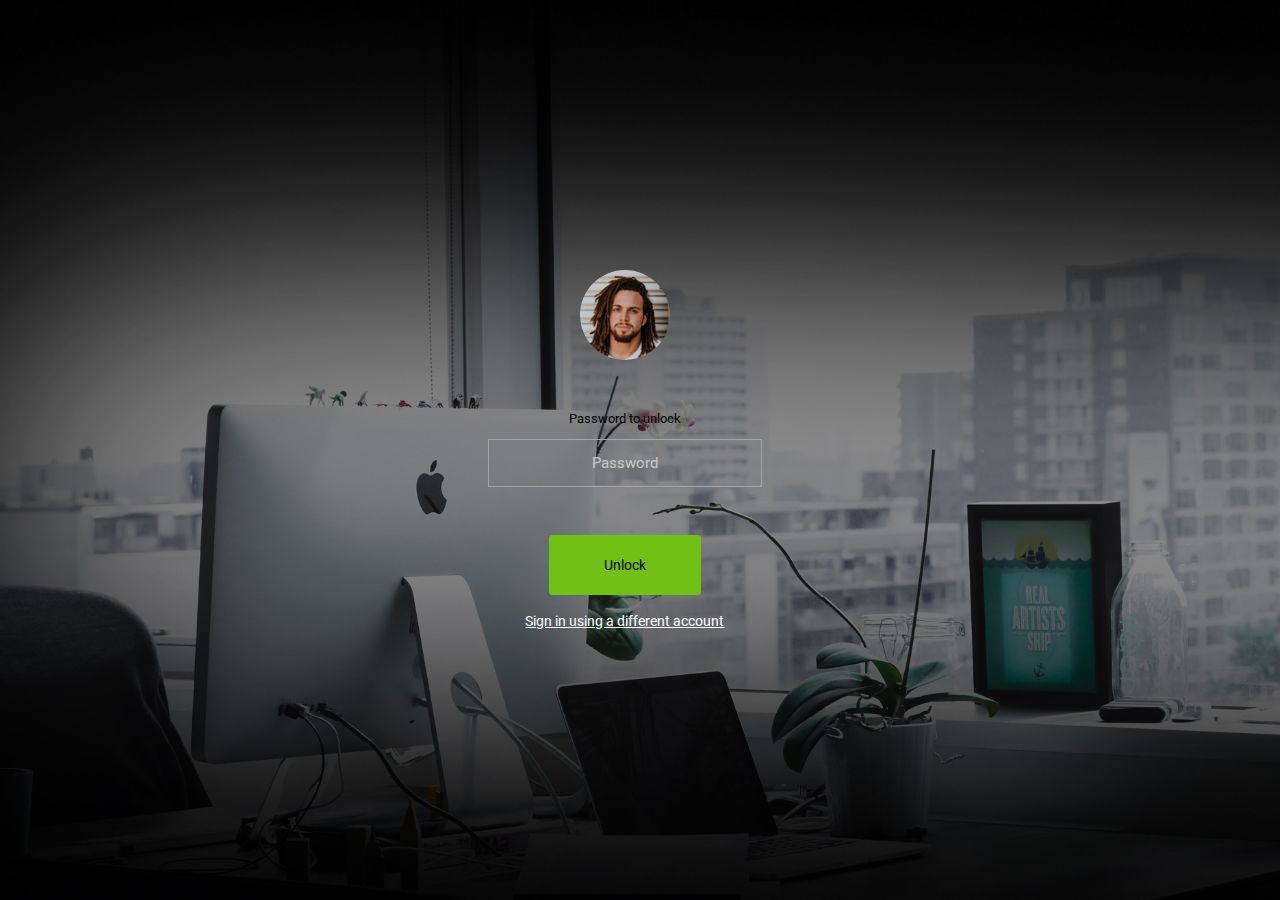
<file: static/admin/pages/samples/lock-screen.html>
<!DOCTYPE html>
<html lang="en">

<head>
  <!-- Required meta tags -->
  <meta charset="utf-8">
  <meta name="viewport" content="width=device-width, initial-scale=1, shrink-to-fit=no">
  <title>RoyalUI Admin</title>
  <!-- plugins:css -->
  <link rel="stylesheet" href="../../vendors/ti-icons/css/themify-icons.css">
  <link rel="stylesheet" href="../../vendors/base/vendor.bundle.base.css">
  <!-- endinject -->
  <!-- plugin css for this page -->
  <!-- End plugin css for this page -->
  <!-- inject:css -->
  <link rel="stylesheet" href="../../css/style.css">
  <!-- endinject -->
  <link rel="shortcut icon" href="../../images/favicon.png" />
</head>

<body>
  <div class="container-scroller">
    <div class="container-fluid page-body-wrapper full-page-wrapper">
      <div class="content-wrapper d-flex align-items-center auth lock-full-bg">
        <div class="row w-100">
          <div class="col-lg-4 mx-auto">
            <div class="auth-form-transparent text-left p-5 text-center">
              <img src="../../images/faces/face13.jpg" class="lock-profile-img" alt="img">
              <form class="pt-5">
                <div class="form-group">
                  <label for="examplePassword1">Password to unlock</label>
                  <input type="password" class="form-control text-center" id="examplePassword1" placeholder="Password">
                </div>
                <div class="mt-5">
                  <a class="btn btn-block btn-success btn-lg font-weight-medium" href="../../index.html">Unlock</a>
                </div>
                <div class="mt-3 text-center">
                  <a href="#" class="auth-link text-white">Sign in using a different account</a>
                </div>
              </form>
            </div>
          </div>
        </div>
      </div>
      <!-- content-wrapper ends -->
    </div>
    <!-- page-body-wrapper ends -->
  </div>
  <!-- container-scroller -->
  <!-- plugins:js -->
  <script src="../../vendors/base/vendor.bundle.base.js"></script>
  <!-- endinject -->
  <!-- inject:js -->
  <script src="../../js/off-canvas.js"></script>
  <script src="../../js/hoverable-collapse.js"></script>
  <script src="../../js/template.js"></script>
  <script src="../../js/todolist.js"></script>
  <!-- endinject -->
</body>

</html>
</file>
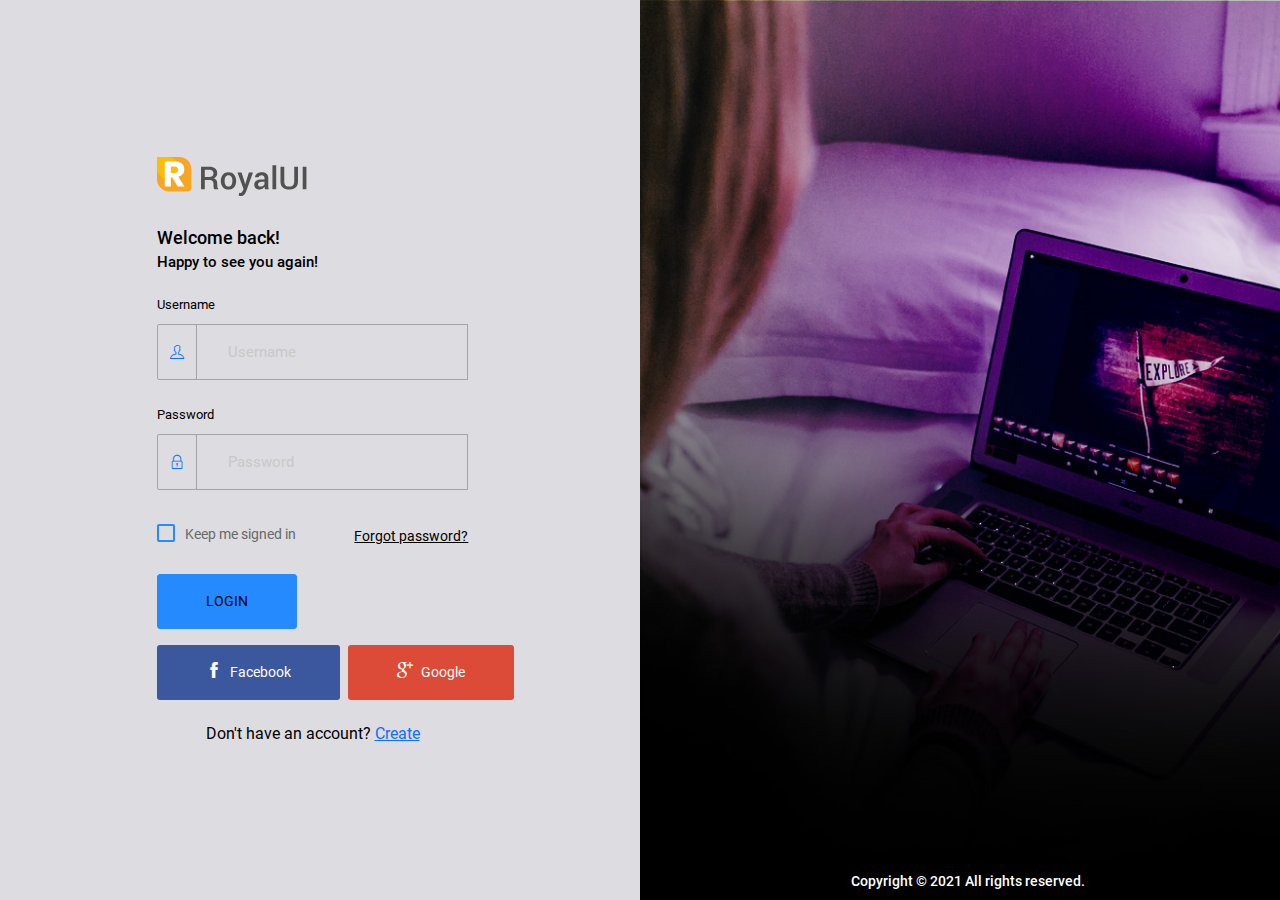
<file: static/admin/pages/samples/login-2.html>
<!DOCTYPE html>
<html lang="en">

<head>
  <!-- Required meta tags -->
  <meta charset="utf-8">
  <meta name="viewport" content="width=device-width, initial-scale=1, shrink-to-fit=no">
  <title>RoyalUI Admin</title>
  <!-- plugins:css -->
  <link rel="stylesheet" href="../../vendors/ti-icons/css/themify-icons.css">
  <link rel="stylesheet" href="../../vendors/base/vendor.bundle.base.css">
  <!-- endinject -->
  <!-- plugin css for this page -->
  <!-- End plugin css for this page -->
  <!-- inject:css -->
  <link rel="stylesheet" href="../../css/style.css">
  <!-- endinject -->
  <link rel="shortcut icon" href="../../images/favicon.png" />
</head>

<body>
  <div class="container-scroller">
    <div class="container-fluid page-body-wrapper full-page-wrapper">
      <div class="content-wrapper d-flex align-items-stretch auth auth-img-bg">
        <div class="row flex-grow">
          <div class="col-lg-6 d-flex align-items-center justify-content-center">
            <div class="auth-form-transparent text-left p-3">
              <div class="brand-logo">
                <img src="../../images/logo.svg" alt="logo">
              </div>
              <h4>Welcome back!</h4>
              <h6 class="font-weight-light">Happy to see you again!</h6>
              <form class="pt-3">
                <div class="form-group">
                  <label for="exampleInputEmail">Username</label>
                  <div class="input-group">
                    <div class="input-group-prepend bg-transparent">
                      <span class="input-group-text bg-transparent border-right-0">
                        <i class="ti-user text-primary"></i>
                      </span>
                    </div>
                    <input type="text" class="form-control form-control-lg border-left-0" id="exampleInputEmail" placeholder="Username">
                  </div>
                </div>
                <div class="form-group">
                  <label for="exampleInputPassword">Password</label>
                  <div class="input-group">
                    <div class="input-group-prepend bg-transparent">
                      <span class="input-group-text bg-transparent border-right-0">
                        <i class="ti-lock text-primary"></i>
                      </span>
                    </div>
                    <input type="password" class="form-control form-control-lg border-left-0" id="exampleInputPassword" placeholder="Password">                        
                  </div>
                </div>
                <div class="my-2 d-flex justify-content-between align-items-center">
                  <div class="form-check">
                    <label class="form-check-label text-muted">
                      <input type="checkbox" class="form-check-input">
                      Keep me signed in
                    </label>
                  </div>
                  <a href="#" class="auth-link text-black">Forgot password?</a>
                </div>
                <div class="my-3">
                  <a class="btn btn-block btn-primary btn-lg font-weight-medium auth-form-btn" href="../../index.html">LOGIN</a>
                </div>
                <div class="mb-2 d-flex">
                  <button type="button" class="btn btn-facebook auth-form-btn flex-grow me-1">
                    <i class="ti-facebook me-2"></i>Facebook
                  </button>
                  <button type="button" class="btn btn-google auth-form-btn flex-grow ms-1">
                    <i class="ti-google me-2"></i>Google
                  </button>
                </div>
                <div class="text-center mt-4 font-weight-light">
                  Don't have an account? <a href="register-2.html" class="text-primary">Create</a>
                </div>
              </form>
            </div>
          </div>
          <div class="col-lg-6 login-half-bg d-flex flex-row">
            <p class="text-white font-weight-medium text-center flex-grow align-self-end">Copyright &copy; 2021  All rights reserved.</p>
          </div>
        </div>
      </div>
      <!-- content-wrapper ends -->
    </div>
    <!-- page-body-wrapper ends -->
  </div>
  <!-- container-scroller -->
  <!-- plugins:js -->
  <script src="../../vendors/base/vendor.bundle.base.js"></script>
  <!-- endinject -->
  <!-- inject:js -->
  <script src="../../js/off-canvas.js"></script>
  <script src="../../js/hoverable-collapse.js"></script>
  <script src="../../js/template.js"></script>
  <script src="../../js/todolist.js"></script>
  <!-- endinject -->
</body>

</html>
</file>
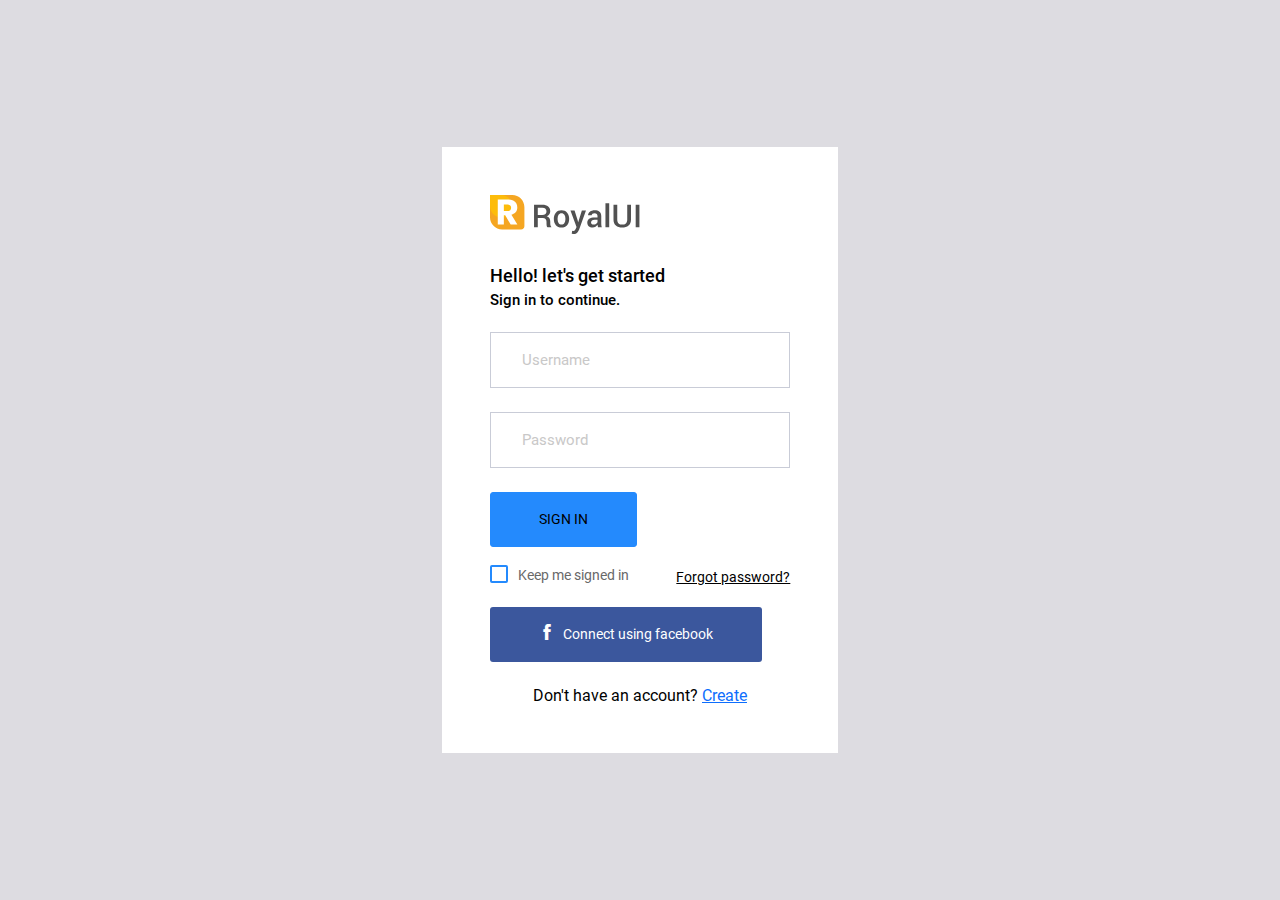
<file: static/admin/pages/samples/login.html>
<!DOCTYPE html>
<html lang="en">

<head>
  <!-- Required meta tags -->
  <meta charset="utf-8">
  <meta name="viewport" content="width=device-width, initial-scale=1, shrink-to-fit=no">
  <title>RoyalUI Admin</title>
  <!-- plugins:css -->
  <link rel="stylesheet" href="../../vendors/ti-icons/css/themify-icons.css">
  <link rel="stylesheet" href="../../vendors/base/vendor.bundle.base.css">
  <!-- endinject -->
  <!-- plugin css for this page -->
  <!-- End plugin css for this page -->
  <!-- inject:css -->
  <link rel="stylesheet" href="../../css/style.css">
  <!-- endinject -->
  <link rel="shortcut icon" href="../../images/favicon.png" />
</head>

<body>
  <div class="container-scroller">
    <div class="container-fluid page-body-wrapper full-page-wrapper">
      <div class="content-wrapper d-flex align-items-center auth px-0">
        <div class="row w-100 mx-0">
          <div class="col-lg-4 mx-auto">
            <div class="auth-form-light text-left py-5 px-4 px-sm-5">
              <div class="brand-logo">
                <img src="../../images/logo.svg" alt="logo">
              </div>
              <h4>Hello! let's get started</h4>
              <h6 class="font-weight-light">Sign in to continue.</h6>
              <form class="pt-3">
                <div class="form-group">
                  <input type="email" class="form-control form-control-lg" id="exampleInputEmail1" placeholder="Username">
                </div>
                <div class="form-group">
                  <input type="password" class="form-control form-control-lg" id="exampleInputPassword1" placeholder="Password">
                </div>
                <div class="mt-3">
                  <a class="btn btn-block btn-primary btn-lg font-weight-medium auth-form-btn" href="../../index.html">SIGN IN</a>
                </div>
                <div class="my-2 d-flex justify-content-between align-items-center">
                  <div class="form-check">
                    <label class="form-check-label text-muted">
                      <input type="checkbox" class="form-check-input">
                      Keep me signed in
                    </label>
                  </div>
                  <a href="#" class="auth-link text-black">Forgot password?</a>
                </div>
                <div class="mb-2">
                  <button type="button" class="btn btn-block btn-facebook auth-form-btn">
                    <i class="ti-facebook me-2"></i>Connect using facebook
                  </button>
                </div>
                <div class="text-center mt-4 font-weight-light">
                  Don't have an account? <a href="register.html" class="text-primary">Create</a>
                </div>
              </form>
            </div>
          </div>
        </div>
      </div>
      <!-- content-wrapper ends -->
    </div>
    <!-- page-body-wrapper ends -->
  </div>
  <!-- container-scroller -->
  <!-- plugins:js -->
  <script src="../../vendors/base/vendor.bundle.base.js"></script>
  <!-- endinject -->
  <!-- inject:js -->
  <script src="../../js/off-canvas.js"></script>
  <script src="../../js/hoverable-collapse.js"></script>
  <script src="../../js/template.js"></script>
  <script src="../../js/todolist.js"></script>
  <!-- endinject -->
</body>

</html>
</file>
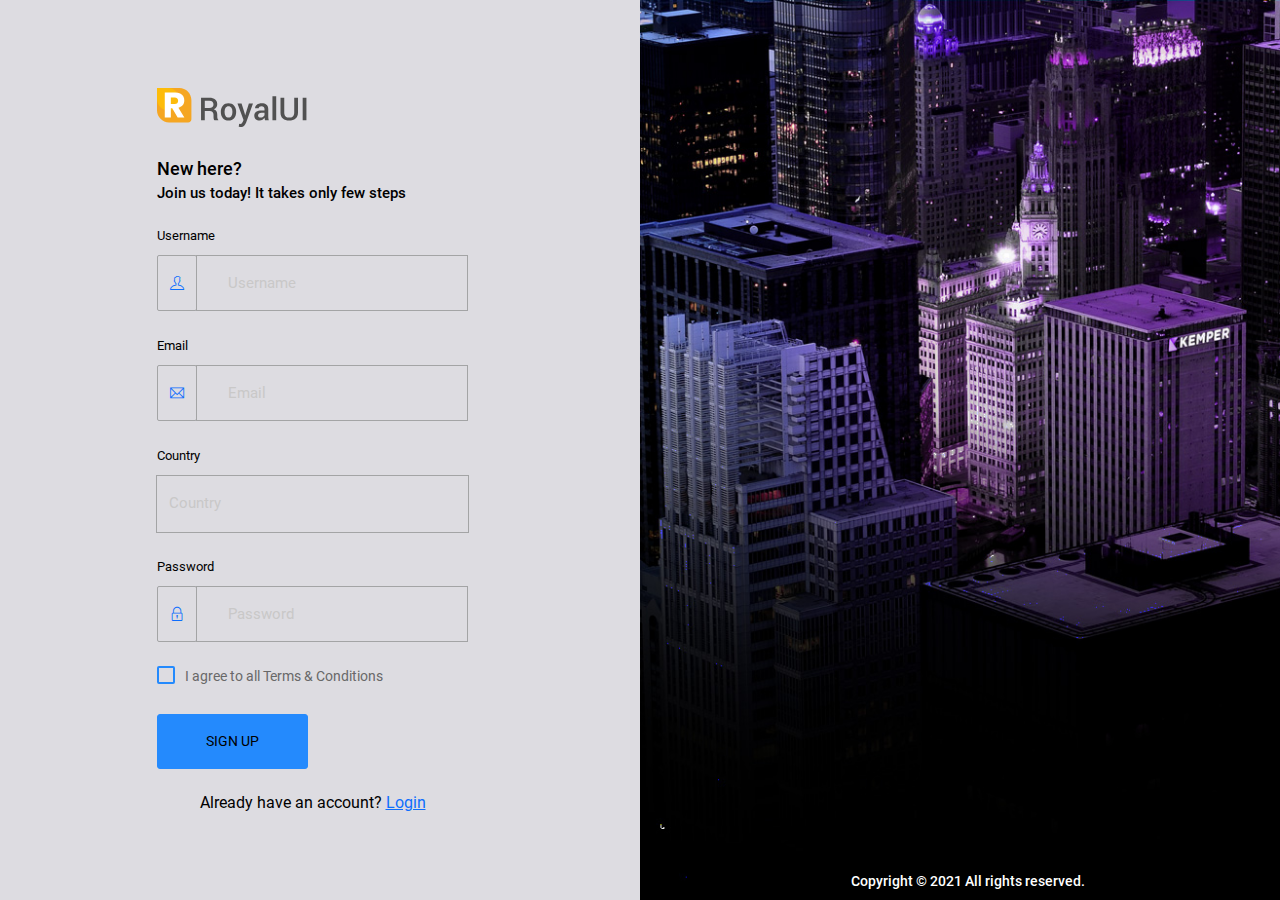
<file: static/admin/pages/samples/register-2.html>
<!DOCTYPE html>
<html lang="en">

<head>
  <!-- Required meta tags -->
  <meta charset="utf-8">
  <meta name="viewport" content="width=device-width, initial-scale=1, shrink-to-fit=no">
  <title>RoyalUI Admin</title>
  <!-- plugins:css -->
  <link rel="stylesheet" href="../../vendors/ti-icons/css/themify-icons.css">
  <link rel="stylesheet" href="../../vendors/base/vendor.bundle.base.css">
  <!-- endinject -->
  <!-- plugin css for this page -->
  <!-- End plugin css for this page -->
  <!-- inject:css -->
  <link rel="stylesheet" href="../../css/style.css">
  <!-- endinject -->
  <link rel="shortcut icon" href="../../images/favicon.png" />
</head>

<body>
  <div class="container-scroller">
    <div class="container-fluid page-body-wrapper full-page-wrapper">
      <div class="content-wrapper d-flex align-items-stretch auth auth-img-bg">
        <div class="row flex-grow">
          <div class="col-lg-6 d-flex align-items-center justify-content-center">
            <div class="auth-form-transparent text-left p-3">
              <div class="brand-logo">
                <img src="../../images/logo.svg" alt="logo">
              </div>
              <h4>New here?</h4>
              <h6 class="font-weight-light">Join us today! It takes only few steps</h6>
              <form class="pt-3">
                <div class="form-group">
                  <label>Username</label>
                  <div class="input-group">
                    <div class="input-group-prepend bg-transparent">
                      <span class="input-group-text bg-transparent border-right-0">
                        <i class="ti-user text-primary"></i>
                      </span>
                    </div>
                    <input type="text" class="form-control form-control-lg border-left-0" placeholder="Username">
                  </div>
                </div>
                <div class="form-group">
                  <label>Email</label>
                  <div class="input-group">
                    <div class="input-group-prepend bg-transparent">
                      <span class="input-group-text bg-transparent border-right-0">
                        <i class="ti-email text-primary"></i>
                      </span>
                    </div>
                    <input type="email" class="form-control form-control-lg border-left-0" placeholder="Email">
                  </div>
                </div>
                <div class="form-group">
                  <label>Country</label>
                  <select class="form-control form-control-lg" id="exampleFormControlSelect2">
                    <option>Country</option>
                    <option>United States of America</option>
                    <option>United Kingdom</option>
                    <option>India</option>
                    <option>Germany</option>
                    <option>Argentina</option>
                  </select>
                </div>
                <div class="form-group">
                  <label>Password</label>
                  <div class="input-group">
                    <div class="input-group-prepend bg-transparent">
                      <span class="input-group-text bg-transparent border-right-0">
                        <i class="ti-lock text-primary"></i>
                      </span>
                    </div>
                    <input type="password" class="form-control form-control-lg border-left-0" id="exampleInputPassword" placeholder="Password">                        
                  </div>
                </div>
                <div class="mb-4">
                  <div class="form-check">
                    <label class="form-check-label text-muted">
                      <input type="checkbox" class="form-check-input">
                      I agree to all Terms & Conditions
                    </label>
                  </div>
                </div>
                <div class="mt-3">
                  <a class="btn btn-block btn-primary btn-lg font-weight-medium auth-form-btn" href="../../index.html">SIGN UP</a>
                </div>
                <div class="text-center mt-4 font-weight-light">
                  Already have an account? <a href="login.html" class="text-primary">Login</a>
                </div>
              </form>
            </div>
          </div>
          <div class="col-lg-6 register-half-bg d-flex flex-row">
            <p class="text-white font-weight-medium text-center flex-grow align-self-end">Copyright &copy; 2021  All rights reserved.</p>
          </div>
        </div>
      </div>
      <!-- content-wrapper ends -->
    </div>
    <!-- page-body-wrapper ends -->
  </div>
  <!-- container-scroller -->
  <!-- plugins:js -->
  <script src="../../vendors/base/vendor.bundle.base.js"></script>
  <!-- endinject -->
  <!-- inject:js -->
  <script src="../../js/off-canvas.js"></script>
  <script src="../../js/hoverable-collapse.js"></script>
  <script src="../../js/template.js"></script>
  <script src="../../js/todolist.js"></script>
  <!-- endinject -->
</body>

</html>
</file>
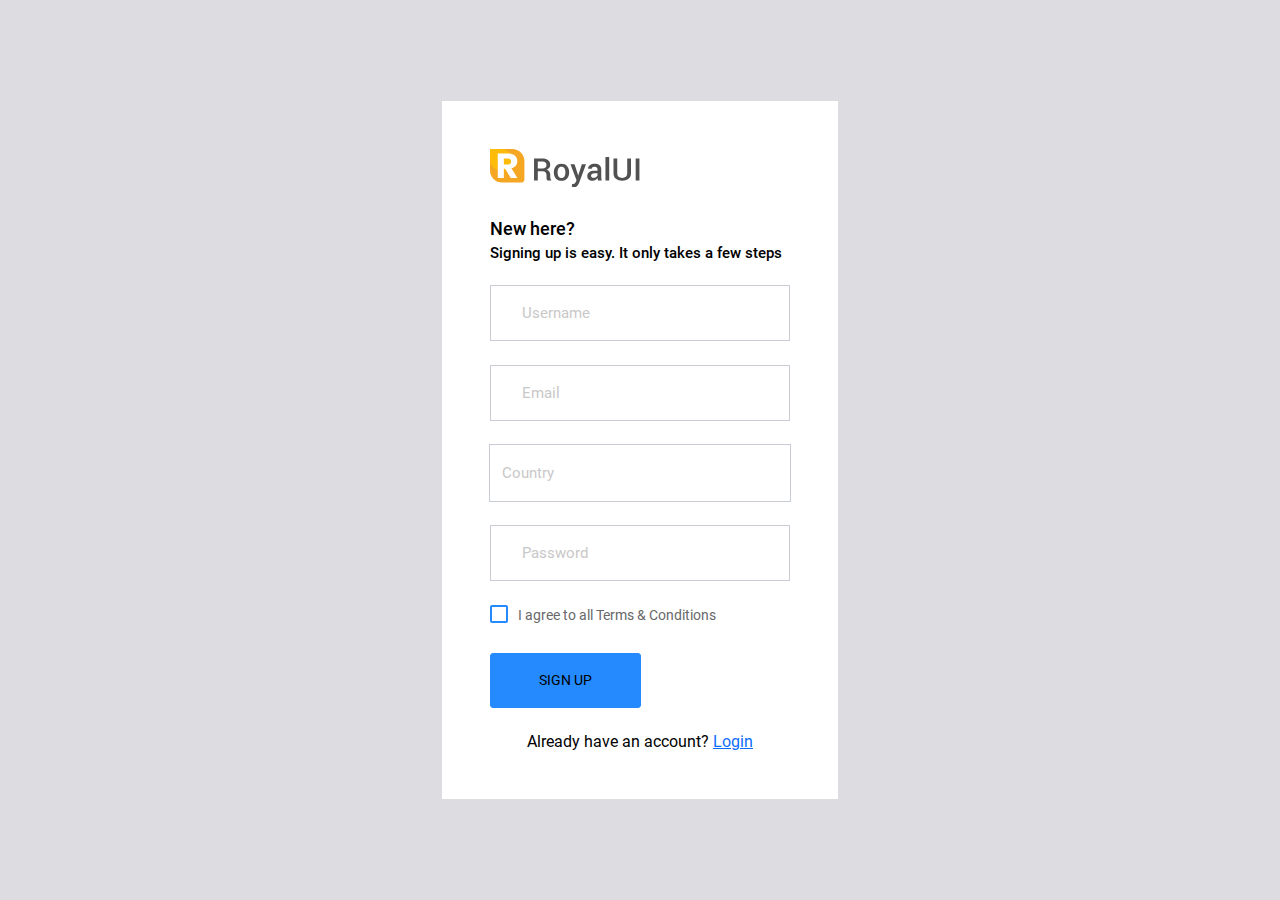
<file: static/admin/pages/samples/register.html>
<!DOCTYPE html>
<html lang="en">

<head>
  <!-- Required meta tags -->
  <meta charset="utf-8">
  <meta name="viewport" content="width=device-width, initial-scale=1, shrink-to-fit=no">
  <title>RoyalUI Admin</title>
  <!-- plugins:css -->
  <link rel="stylesheet" href="../../vendors/ti-icons/css/themify-icons.css">
  <link rel="stylesheet" href="../../vendors/base/vendor.bundle.base.css">
  <!-- endinject -->
  <!-- plugin css for this page -->
  <!-- End plugin css for this page -->
  <!-- inject:css -->
  <link rel="stylesheet" href="../../css/style.css">
  <!-- endinject -->
  <link rel="shortcut icon" href="../../images/favicon.png" />
</head>

<body>
  <div class="container-scroller">
    <div class="container-fluid page-body-wrapper full-page-wrapper">
      <div class="content-wrapper d-flex align-items-center auth px-0">
        <div class="row w-100 mx-0">
          <div class="col-lg-4 mx-auto">
            <div class="auth-form-light text-left py-5 px-4 px-sm-5">
              <div class="brand-logo">
                <img src="../../images/logo.svg" alt="logo">
              </div>
              <h4>New here?</h4>
              <h6 class="font-weight-light">Signing up is easy. It only takes a few steps</h6>
              <form class="pt-3">
                <div class="form-group">
                  <input type="text" class="form-control form-control-lg" id="exampleInputUsername1" placeholder="Username">
                </div>
                <div class="form-group">
                  <input type="email" class="form-control form-control-lg" id="exampleInputEmail1" placeholder="Email">
                </div>
                <div class="form-group">
                  <select class="form-control form-control-lg" id="exampleFormControlSelect2">
                    <option>Country</option>
                    <option>United States of America</option>
                    <option>United Kingdom</option>
                    <option>India</option>
                    <option>Germany</option>
                    <option>Argentina</option>
                  </select>
                </div>
                <div class="form-group">
                  <input type="password" class="form-control form-control-lg" id="exampleInputPassword1" placeholder="Password">
                </div>
                <div class="mb-4">
                  <div class="form-check">
                    <label class="form-check-label text-muted">
                      <input type="checkbox" class="form-check-input">
                      I agree to all Terms & Conditions
                    </label>
                  </div>
                </div>
                <div class="mt-3">
                  <a class="btn btn-block btn-primary btn-lg font-weight-medium auth-form-btn" href="../../index.html">SIGN UP</a>
                </div>
                <div class="text-center mt-4 font-weight-light">
                  Already have an account? <a href="login.html" class="text-primary">Login</a>
                </div>
              </form>
            </div>
          </div>
        </div>
      </div>
      <!-- content-wrapper ends -->
    </div>
    <!-- page-body-wrapper ends -->
  </div>
  <!-- container-scroller -->
  <!-- plugins:js -->
  <script src="../../vendors/base/vendor.bundle.base.js"></script>
  <!-- endinject -->
  <!-- inject:js -->
  <script src="../../js/off-canvas.js"></script>
  <script src="../../js/hoverable-collapse.js"></script>
  <script src="../../js/template.js"></script>
  <script src="../../js/todolist.js"></script>
  <!-- endinject -->
</body>

</html>
</file>
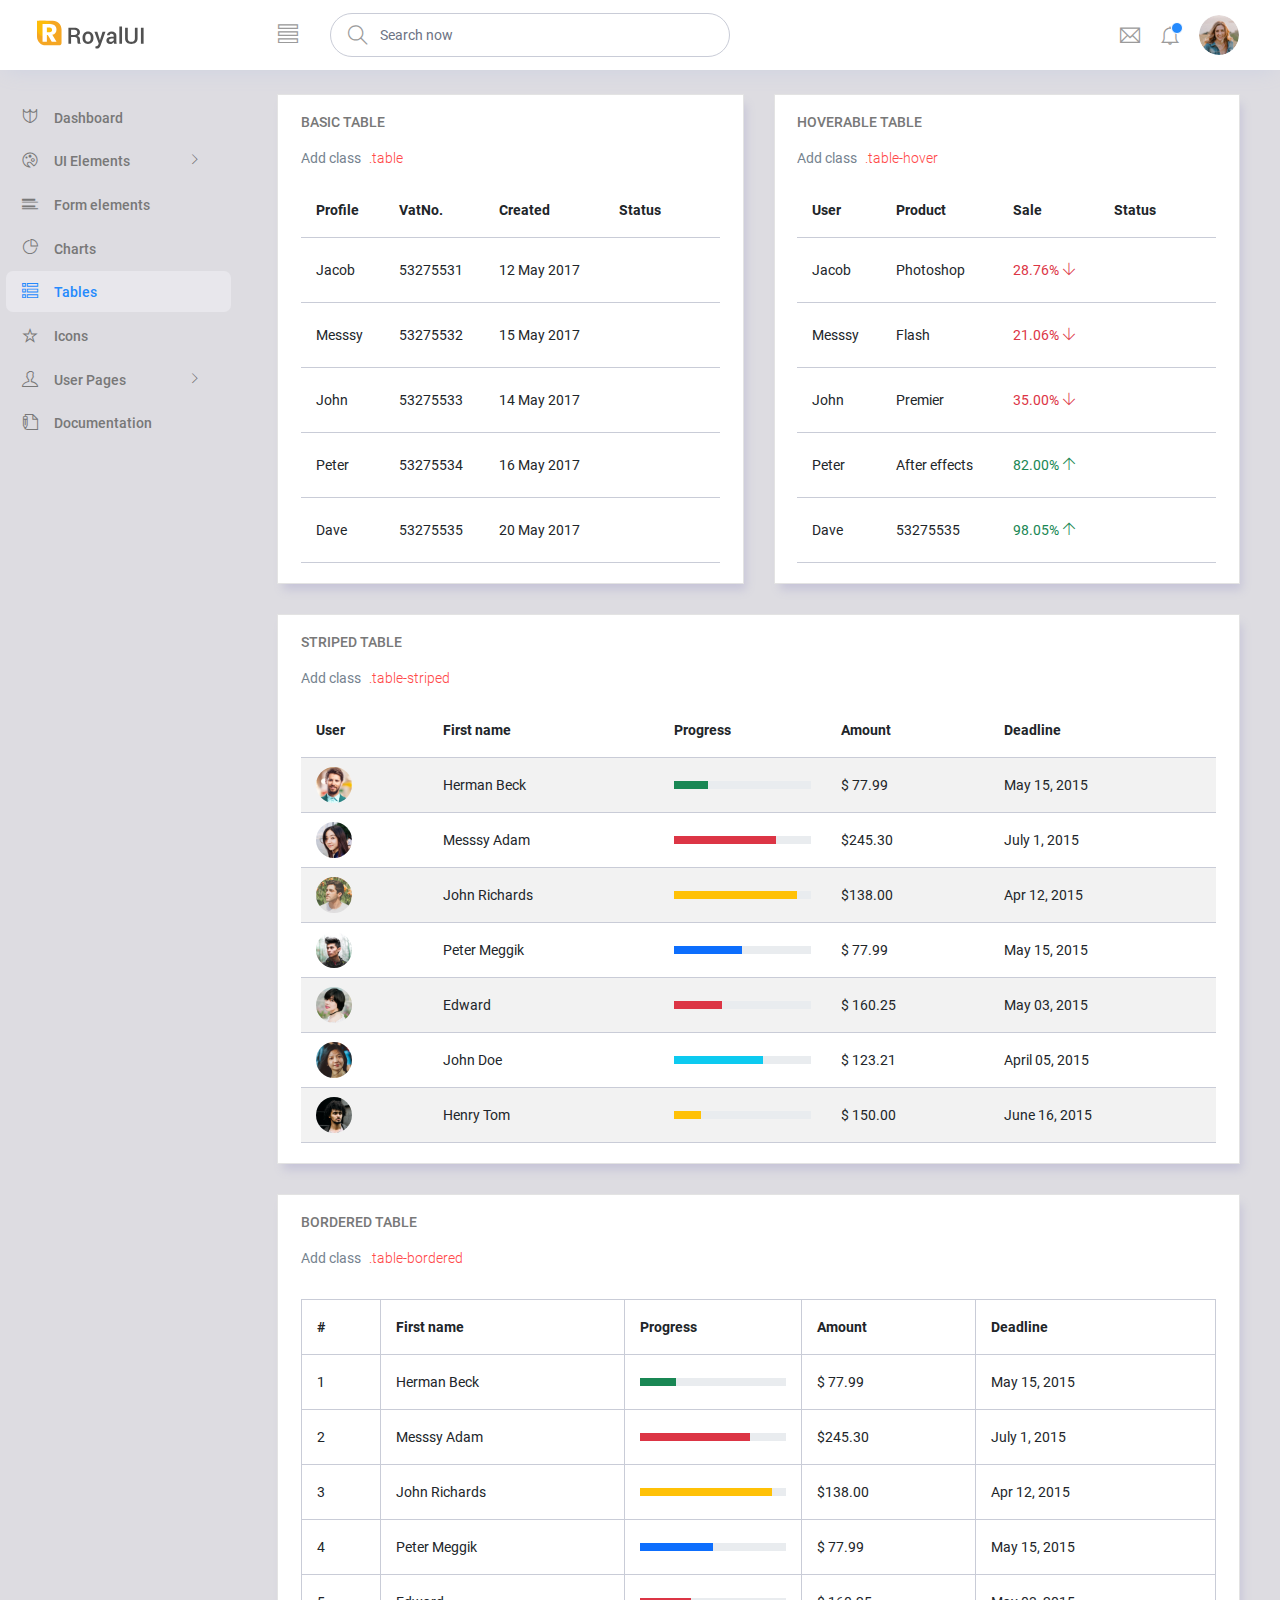
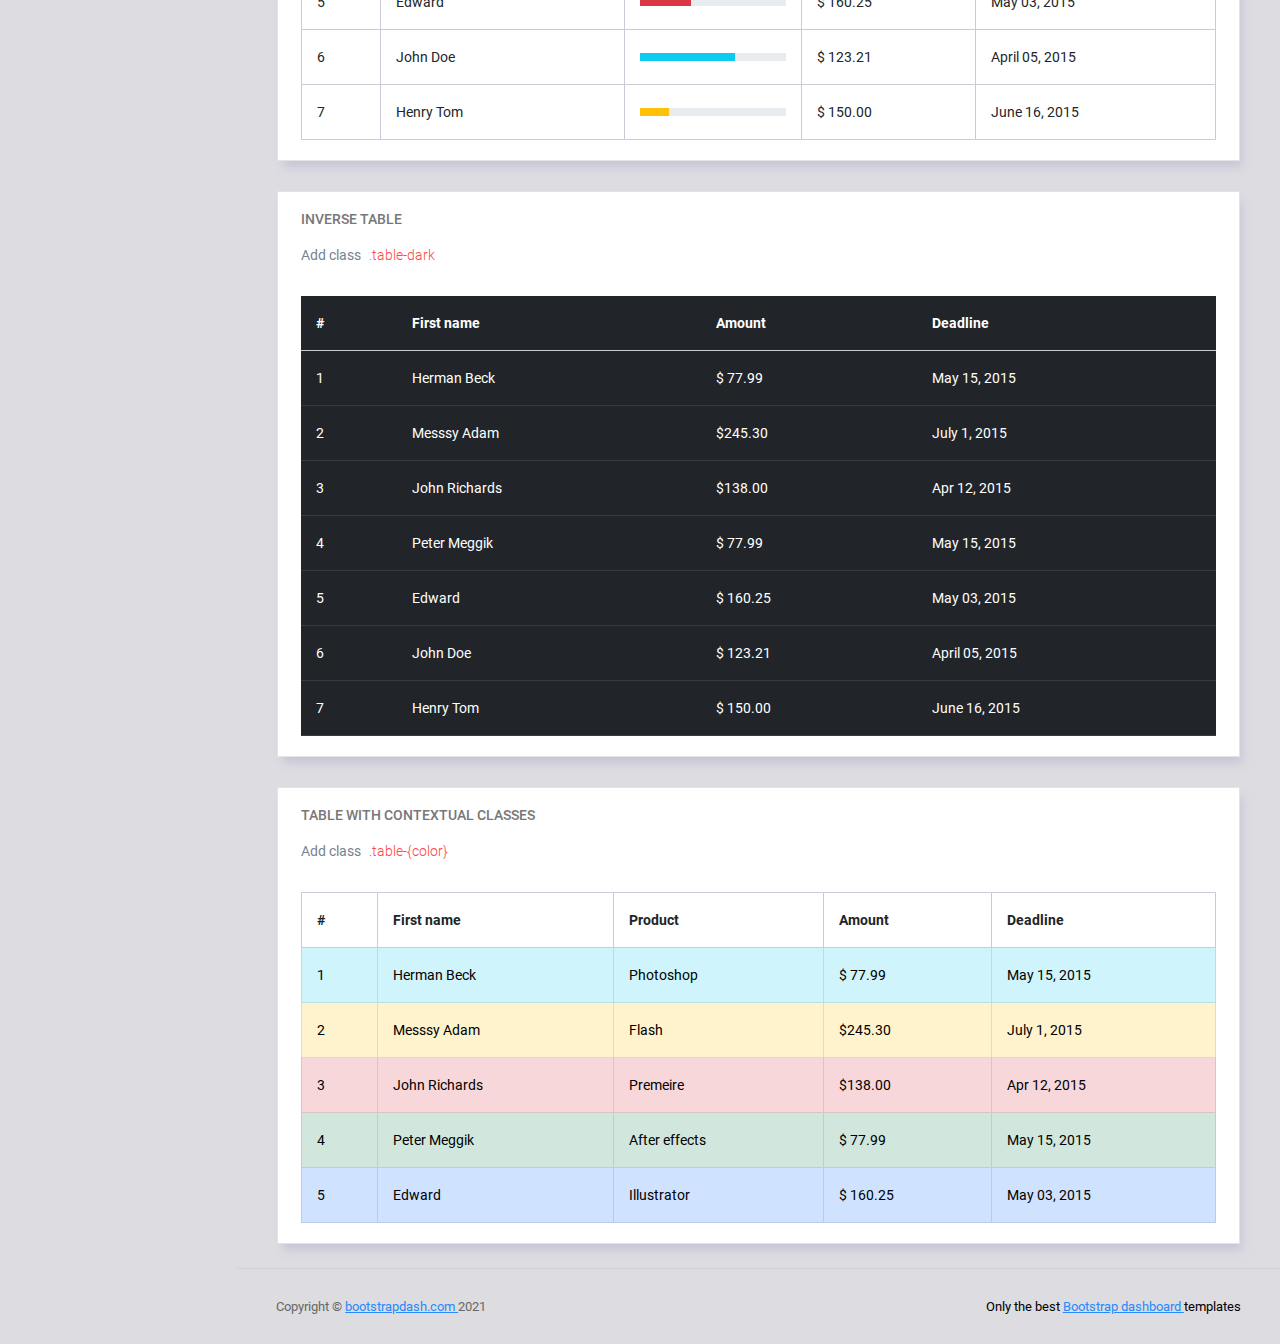
<file: static/admin/pages/tables/basic-table.html>
<!DOCTYPE html>
<html lang="en">

<head>
  <!-- Required meta tags -->
  <meta charset="utf-8">
  <meta name="viewport" content="width=device-width, initial-scale=1, shrink-to-fit=no">
  <title>RoyalUI Admin</title>
  <!-- plugins:css -->
  <link rel="stylesheet" href="../../vendors/ti-icons/css/themify-icons.css">
  <link rel="stylesheet" href="../../vendors/base/vendor.bundle.base.css">
  <!-- endinject -->
  <!-- inject:css -->
  <link rel="stylesheet" href="../../css/style.css">
  <!-- endinject -->
  <link rel="shortcut icon" href="../../images/favicon.png" />
</head>

<body>
  <div class="container-scroller">
    <!-- partial:../../partials/_navbar.html -->
    <nav class="navbar col-lg-12 col-12 p-0 fixed-top d-flex flex-row">
      <div class="text-center navbar-brand-wrapper d-flex align-items-center justify-content-center">
        <a class="navbar-brand brand-logo me-5" href="../../index.html"><img src="../../images/logo.svg" class="me-2" alt="logo"/></a>
        <a class="navbar-brand brand-logo-mini" href="../../index.html"><img src="../../images/logo-mini.svg" alt="logo"/></a>
      </div>
      <div class="navbar-menu-wrapper d-flex align-items-center justify-content-end">
        <button class="navbar-toggler navbar-toggler align-self-center" type="button" data-toggle="minimize">
          <span class="ti-view-list"></span>
        </button>
        <ul class="navbar-nav mr-lg-2">
          <li class="nav-item nav-search d-none d-lg-block">
            <div class="input-group">
              <div class="input-group-prepend hover-cursor" id="navbar-search-icon">
                <span class="input-group-text" id="search">
                  <i class="ti-search"></i>
                </span>
              </div>
              <input type="text" class="form-control" id="navbar-search-input" placeholder="Search now" aria-label="search" aria-describedby="search">
            </div>
          </li>
        </ul>
        <ul class="navbar-nav navbar-nav-right">
          <li class="nav-item dropdown me-1">
            <a class="nav-link count-indicator dropdown-toggle d-flex justify-content-center align-items-center" id="messageDropdown" href="#" data-bs-toggle="dropdown">
              <i class="ti-email mx-0"></i>
            </a>
            <div class="dropdown-menu dropdown-menu-right navbar-dropdown" aria-labelledby="messageDropdown">
              <p class="mb-0 font-weight-normal float-left dropdown-header">Messages</p>
              <a class="dropdown-item">
                <div class="item-thumbnail">
                    <img src="../../images/faces/face4.jpg" alt="image" class="profile-pic">
                </div>
                <div class="item-content flex-grow">
                  <h6 class="ellipsis font-weight-normal">David Grey
                  </h6>
                  <p class="font-weight-light small-text text-muted mb-0">
                    The meeting is cancelled
                  </p>
                </div>
              </a>
              <a class="dropdown-item">
                <div class="item-thumbnail">
                    <img src="../../images/faces/face2.jpg" alt="image" class="profile-pic">
                </div>
                <div class="item-content flex-grow">
                  <h6 class="ellipsis font-weight-normal">Tim Cook
                  </h6>
                  <p class="font-weight-light small-text text-muted mb-0">
                    New product launch
                  </p>
                </div>
              </a>
              <a class="dropdown-item">
                <div class="item-thumbnail">
                    <img src="../../images/faces/face3.jpg" alt="image" class="profile-pic">
                </div>
                <div class="item-content flex-grow">
                  <h6 class="ellipsis font-weight-normal"> Johnson
                  </h6>
                  <p class="font-weight-light small-text text-muted mb-0">
                    Upcoming board meeting
                  </p>
                </div>
              </a>
            </div>
          </li>
          <li class="nav-item dropdown">
            <a class="nav-link count-indicator dropdown-toggle" id="notificationDropdown" href="#" data-bs-toggle="dropdown">
              <i class="ti-bell mx-0"></i>
              <span class="count"></span>
            </a>
            <div class="dropdown-menu dropdown-menu-right navbar-dropdown" aria-labelledby="notificationDropdown">
              <p class="mb-0 font-weight-normal float-left dropdown-header">Notifications</p>
              <a class="dropdown-item">
                <div class="item-thumbnail">
                  <div class="item-icon bg-success">
                    <i class="ti-info-alt mx-0"></i>
                  </div>
                </div>
                <div class="item-content">
                  <h6 class="font-weight-normal">Application Error</h6>
                  <p class="font-weight-light small-text mb-0 text-muted">
                    Just now
                  </p>
                </div>
              </a>
              <a class="dropdown-item">
                <div class="item-thumbnail">
                  <div class="item-icon bg-warning">
                    <i class="ti-settings mx-0"></i>
                  </div>
                </div>
                <div class="item-content">
                  <h6 class="font-weight-normal">Settings</h6>
                  <p class="font-weight-light small-text mb-0 text-muted">
                    Private message
                  </p>
                </div>
              </a>
              <a class="dropdown-item">
                <div class="item-thumbnail">
                  <div class="item-icon bg-info">
                    <i class="ti-user mx-0"></i>
                  </div>
                </div>
                <div class="item-content">
                  <h6 class="font-weight-normal">New user registration</h6>
                  <p class="font-weight-light small-text mb-0 text-muted">
                    2 days ago
                  </p>
                </div>
              </a>
            </div>
          </li>
          <li class="nav-item nav-profile dropdown">
            <a class="nav-link dropdown-toggle" href="#" data-bs-toggle="dropdown" id="profileDropdown">
              <img src="../../images/faces/face28.jpg" alt="profile"/>
            </a>
            <div class="dropdown-menu dropdown-menu-right navbar-dropdown" aria-labelledby="profileDropdown">
              <a class="dropdown-item">
                <i class="ti-settings text-primary"></i>
                Settings
              </a>
              <a class="dropdown-item">
                <i class="ti-power-off text-primary"></i>
                Logout
              </a>
            </div>
          </li>
        </ul>
        <button class="navbar-toggler navbar-toggler-right d-lg-none align-self-center" type="button" data-toggle="offcanvas">
          <span class="ti-view-list"></span>
        </button>
      </div>
    </nav>
    <!-- partial -->
    <div class="container-fluid page-body-wrapper">
      <!-- partial:../../partials/_sidebar.html -->
      <nav class="sidebar sidebar-offcanvas" id="sidebar">
        <ul class="nav">
          <li class="nav-item">
            <a class="nav-link" href="../../index.html">
              <i class="ti-shield menu-icon"></i>
              <span class="menu-title">Dashboard</span>
            </a>
          </li>
          <li class="nav-item">
            <a class="nav-link" data-bs-toggle="collapse" href="#ui-basic" aria-expanded="false" aria-controls="ui-basic">
              <i class="ti-palette menu-icon"></i>
              <span class="menu-title">UI Elements</span>
              <i class="menu-arrow"></i>
            </a>
            <div class="collapse" id="ui-basic">
              <ul class="nav flex-column sub-menu">
                <li class="nav-item"> <a class="nav-link" href="../../pages/ui-features/buttons.html">Buttons</a></li>
                <li class="nav-item"> <a class="nav-link" href="../../pages/ui-features/typography.html">Typography</a></li>
              </ul>
            </div>
          </li>
          <li class="nav-item">
            <a class="nav-link" href="../../pages/forms/basic_elements.html">
              <i class="ti-layout-list-post menu-icon"></i>
              <span class="menu-title">Form elements</span>
            </a>
          </li>
          <li class="nav-item">
            <a class="nav-link" href="../../pages/charts/chartjs.html">
              <i class="ti-pie-chart menu-icon"></i>
              <span class="menu-title">Charts</span>
            </a>
          </li>
          <li class="nav-item">
            <a class="nav-link" href="../../pages/tables/basic-table.html">
              <i class="ti-view-list-alt menu-icon"></i>
              <span class="menu-title">Tables</span>
            </a>
          </li>
          <li class="nav-item">
            <a class="nav-link" href="../../pages/icons/themify.html">
              <i class="ti-star menu-icon"></i>
              <span class="menu-title">Icons</span>
            </a>
          </li>
          <li class="nav-item">
            <a class="nav-link" data-bs-toggle="collapse" href="#auth" aria-expanded="false" aria-controls="auth">
              <i class="ti-user menu-icon"></i>
              <span class="menu-title">User Pages</span>
              <i class="menu-arrow"></i>
            </a>
            <div class="collapse" id="auth">
              <ul class="nav flex-column sub-menu">
                <li class="nav-item"> <a class="nav-link" href="../../pages/samples/login.html"> Login </a></li>
                <li class="nav-item"> <a class="nav-link" href="../../pages/samples/login-2.html"> Login 2 </a></li>
                <li class="nav-item"> <a class="nav-link" href="../../pages/samples/register.html"> Register </a></li>
                <li class="nav-item"> <a class="nav-link" href="../../pages/samples/register-2.html"> Register 2 </a></li>
                <li class="nav-item"> <a class="nav-link" href="../../pages/samples/lock-screen.html"> Lockscreen </a></li>
              </ul>
            </div>
          </li>
          <li class="nav-item">
            <a class="nav-link" href="../../documentation/documentation.html">
              <i class="ti-write menu-icon"></i>
              <span class="menu-title">Documentation</span>
            </a>
          </li>
        </ul>
      </nav>
      <!-- partial -->
      <div class="main-panel">
        <div class="content-wrapper">
          <div class="row">
            <div class="col-lg-6 grid-margin stretch-card">
              <div class="card">
                <div class="card-body">
                  <h4 class="card-title">Basic Table</h4>
                  <p class="card-description">
                    Add class <code>.table</code>
                  </p>
                  <div class="table-responsive">
                    <table class="table">
                      <thead>
                        <tr>
                          <th>Profile</th>
                          <th>VatNo.</th>
                          <th>Created</th>
                          <th>Status</th>
                        </tr>
                      </thead>
                      <tbody>
                        <tr>
                          <td>Jacob</td>
                          <td>53275531</td>
                          <td>12 May 2017</td>
                          <td><label class="badge badge-danger">Pending</label></td>
                        </tr>
                        <tr>
                          <td>Messsy</td>
                          <td>53275532</td>
                          <td>15 May 2017</td>
                          <td><label class="badge badge-warning">In progress</label></td>
                        </tr>
                        <tr>
                          <td>John</td>
                          <td>53275533</td>
                          <td>14 May 2017</td>
                          <td><label class="badge badge-info">Fixed</label></td>
                        </tr>
                        <tr>
                          <td>Peter</td>
                          <td>53275534</td>
                          <td>16 May 2017</td>
                          <td><label class="badge badge-success">Completed</label></td>
                        </tr>
                        <tr>
                          <td>Dave</td>
                          <td>53275535</td>
                          <td>20 May 2017</td>
                          <td><label class="badge badge-warning">In progress</label></td>
                        </tr>
                      </tbody>
                    </table>
                  </div>
                </div>
              </div>
            </div>
            <div class="col-lg-6 grid-margin stretch-card">
              <div class="card">
                <div class="card-body">
                  <h4 class="card-title">Hoverable Table</h4>
                  <p class="card-description">
                    Add class <code>.table-hover</code>
                  </p>
                  <div class="table-responsive">
                    <table class="table table-hover">
                      <thead>
                        <tr>
                          <th>User</th>
                          <th>Product</th>
                          <th>Sale</th>
                          <th>Status</th>
                        </tr>
                      </thead>
                      <tbody>
                        <tr>
                          <td>Jacob</td>
                          <td>Photoshop</td>
                          <td class="text-danger"> 28.76% <i class="ti-arrow-down"></i></td>
                          <td><label class="badge badge-danger">Pending</label></td>
                        </tr>
                        <tr>
                          <td>Messsy</td>
                          <td>Flash</td>
                          <td class="text-danger"> 21.06% <i class="ti-arrow-down"></i></td>
                          <td><label class="badge badge-warning">In progress</label></td>
                        </tr>
                        <tr>
                          <td>John</td>
                          <td>Premier</td>
                          <td class="text-danger"> 35.00% <i class="ti-arrow-down"></i></td>
                          <td><label class="badge badge-info">Fixed</label></td>
                        </tr>
                        <tr>
                          <td>Peter</td>
                          <td>After effects</td>
                          <td class="text-success"> 82.00% <i class="ti-arrow-up"></i></td>
                          <td><label class="badge badge-success">Completed</label></td>
                        </tr>
                        <tr>
                          <td>Dave</td>
                          <td>53275535</td>
                          <td class="text-success"> 98.05% <i class="ti-arrow-up"></i></td>
                          <td><label class="badge badge-warning">In progress</label></td>
                        </tr>
                      </tbody>
                    </table>
                  </div>
                </div>
              </div>
            </div>
            <div class="col-lg-12 grid-margin stretch-card">
              <div class="card">
                <div class="card-body">
                  <h4 class="card-title">Striped Table</h4>
                  <p class="card-description">
                    Add class <code>.table-striped</code>
                  </p>
                  <div class="table-responsive">
                    <table class="table table-striped">
                      <thead>
                        <tr>
                          <th>
                            User
                          </th>
                          <th>
                            First name
                          </th>
                          <th>
                            Progress
                          </th>
                          <th>
                            Amount
                          </th>
                          <th>
                            Deadline
                          </th>
                        </tr>
                      </thead>
                      <tbody>
                        <tr>
                          <td class="py-1">
                            <img src="../../images/faces/face1.jpg" alt="image"/>
                          </td>
                          <td>
                            Herman Beck
                          </td>
                          <td>
                            <div class="progress">
                              <div class="progress-bar bg-success" role="progressbar" style="width: 25%" aria-valuenow="25" aria-valuemin="0" aria-valuemax="100"></div>
                            </div>
                          </td>
                          <td>
                            $ 77.99
                          </td>
                          <td>
                            May 15, 2015
                          </td>
                        </tr>
                        <tr>
                          <td class="py-1">
                            <img src="../../images/faces/face2.jpg" alt="image"/>
                          </td>
                          <td>
                            Messsy Adam
                          </td>
                          <td>
                            <div class="progress">
                              <div class="progress-bar bg-danger" role="progressbar" style="width: 75%" aria-valuenow="75" aria-valuemin="0" aria-valuemax="100"></div>
                            </div>
                          </td>
                          <td>
                            $245.30
                          </td>
                          <td>
                            July 1, 2015
                          </td>
                        </tr>
                        <tr>
                          <td class="py-1">
                            <img src="../../images/faces/face3.jpg" alt="image"/>
                          </td>
                          <td>
                            John Richards
                          </td>
                          <td>
                            <div class="progress">
                              <div class="progress-bar bg-warning" role="progressbar" style="width: 90%" aria-valuenow="90" aria-valuemin="0" aria-valuemax="100"></div>
                            </div>
                          </td>
                          <td>
                            $138.00
                          </td>
                          <td>
                            Apr 12, 2015
                          </td>
                        </tr>
                        <tr>
                          <td class="py-1">
                            <img src="../../images/faces/face4.jpg" alt="image"/>
                          </td>
                          <td>
                            Peter Meggik
                          </td>
                          <td>
                            <div class="progress">
                              <div class="progress-bar bg-primary" role="progressbar" style="width: 50%" aria-valuenow="50" aria-valuemin="0" aria-valuemax="100"></div>
                            </div>
                          </td>
                          <td>
                            $ 77.99
                          </td>
                          <td>
                            May 15, 2015
                          </td>
                        </tr>
                        <tr>
                          <td class="py-1">
                            <img src="../../images/faces/face5.jpg" alt="image"/>
                          </td>
                          <td>
                            Edward
                          </td>
                          <td>
                            <div class="progress">
                              <div class="progress-bar bg-danger" role="progressbar" style="width: 35%" aria-valuenow="35" aria-valuemin="0" aria-valuemax="100"></div>
                            </div>
                          </td>
                          <td>
                            $ 160.25
                          </td>
                          <td>
                            May 03, 2015
                          </td>
                        </tr>
                        <tr>
                          <td class="py-1">
                            <img src="../../images/faces/face6.jpg" alt="image"/>
                          </td>
                          <td>
                            John Doe
                          </td>
                          <td>
                            <div class="progress">
                              <div class="progress-bar bg-info" role="progressbar" style="width: 65%" aria-valuenow="65" aria-valuemin="0" aria-valuemax="100"></div>
                            </div>
                          </td>
                          <td>
                            $ 123.21
                          </td>
                          <td>
                            April 05, 2015
                          </td>
                        </tr>
                        <tr>
                          <td class="py-1">
                            <img src="../../images/faces/face7.jpg" alt="image"/>
                          </td>
                          <td>
                            Henry Tom
                          </td>
                          <td>
                            <div class="progress">
                              <div class="progress-bar bg-warning" role="progressbar" style="width: 20%" aria-valuenow="20" aria-valuemin="0" aria-valuemax="100"></div>
                            </div>
                          </td>
                          <td>
                            $ 150.00
                          </td>
                          <td>
                            June 16, 2015
                          </td>
                        </tr>
                      </tbody>
                    </table>
                  </div>
                </div>
              </div>
            </div>
            <div class="col-lg-12 grid-margin stretch-card">
              <div class="card">
                <div class="card-body">
                  <h4 class="card-title">Bordered table</h4>
                  <p class="card-description">
                    Add class <code>.table-bordered</code>
                  </p>
                  <div class="table-responsive pt-3">
                    <table class="table table-bordered">
                      <thead>
                        <tr>
                          <th>
                            #
                          </th>
                          <th>
                            First name
                          </th>
                          <th>
                            Progress
                          </th>
                          <th>
                            Amount
                          </th>
                          <th>
                            Deadline
                          </th>
                        </tr>
                      </thead>
                      <tbody>
                        <tr>
                          <td>
                            1
                          </td>
                          <td>
                            Herman Beck
                          </td>
                          <td>
                            <div class="progress">
                              <div class="progress-bar bg-success" role="progressbar" style="width: 25%" aria-valuenow="25" aria-valuemin="0" aria-valuemax="100"></div>
                            </div>
                          </td>
                          <td>
                            $ 77.99
                          </td>
                          <td>
                            May 15, 2015
                          </td>
                        </tr>
                        <tr>
                          <td>
                            2
                          </td>
                          <td>
                            Messsy Adam
                          </td>
                          <td>
                            <div class="progress">
                              <div class="progress-bar bg-danger" role="progressbar" style="width: 75%" aria-valuenow="75" aria-valuemin="0" aria-valuemax="100"></div>
                            </div>
                          </td>
                          <td>
                            $245.30
                          </td>
                          <td>
                            July 1, 2015
                          </td>
                        </tr>
                        <tr>
                          <td>
                            3
                          </td>
                          <td>
                            John Richards
                          </td>
                          <td>
                            <div class="progress">
                              <div class="progress-bar bg-warning" role="progressbar" style="width: 90%" aria-valuenow="90" aria-valuemin="0" aria-valuemax="100"></div>
                            </div>
                          </td>
                          <td>
                            $138.00
                          </td>
                          <td>
                            Apr 12, 2015
                          </td>
                        </tr>
                        <tr>
                          <td>
                            4
                          </td>
                          <td>
                            Peter Meggik
                          </td>
                          <td>
                            <div class="progress">
                              <div class="progress-bar bg-primary" role="progressbar" style="width: 50%" aria-valuenow="50" aria-valuemin="0" aria-valuemax="100"></div>
                            </div>
                          </td>
                          <td>
                            $ 77.99
                          </td>
                          <td>
                            May 15, 2015
                          </td>
                        </tr>
                        <tr>
                          <td>
                            5
                          </td>
                          <td>
                            Edward
                          </td>
                          <td>
                            <div class="progress">
                              <div class="progress-bar bg-danger" role="progressbar" style="width: 35%" aria-valuenow="35" aria-valuemin="0" aria-valuemax="100"></div>
                            </div>
                          </td>
                          <td>
                            $ 160.25
                          </td>
                          <td>
                            May 03, 2015
                          </td>
                        </tr>
                        <tr>
                          <td>
                            6
                          </td>
                          <td>
                            John Doe
                          </td>
                          <td>
                            <div class="progress">
                              <div class="progress-bar bg-info" role="progressbar" style="width: 65%" aria-valuenow="65" aria-valuemin="0" aria-valuemax="100"></div>
                            </div>
                          </td>
                          <td>
                            $ 123.21
                          </td>
                          <td>
                            April 05, 2015
                          </td>
                        </tr>
                        <tr>
                          <td>
                            7
                          </td>
                          <td>
                            Henry Tom
                          </td>
                          <td>
                            <div class="progress">
                              <div class="progress-bar bg-warning" role="progressbar" style="width: 20%" aria-valuenow="20" aria-valuemin="0" aria-valuemax="100"></div>
                            </div>
                          </td>
                          <td>
                            $ 150.00
                          </td>
                          <td>
                            June 16, 2015
                          </td>
                        </tr>
                      </tbody>
                    </table>
                  </div>
                </div>
              </div>
            </div>
            <div class="col-lg-12 grid-margin stretch-card">
              <div class="card">
                <div class="card-body">
                  <h4 class="card-title">Inverse table</h4>
                  <p class="card-description">
                    Add class <code>.table-dark</code>
                  </p>
                  <div class="table-responsive pt-3">
                    <table class="table table-dark">
                      <thead>
                        <tr>
                          <th>
                            #
                          </th>
                          <th>
                            First name
                          </th>
                          <th>
                            Amount
                          </th>
                          <th>
                            Deadline
                          </th>
                        </tr>
                      </thead>
                      <tbody>
                        <tr>
                          <td>
                            1
                          </td>
                          <td>
                            Herman Beck
                          </td>
                          <td>
                            $ 77.99
                          </td>
                          <td>
                            May 15, 2015
                          </td>
                        </tr>
                        <tr>
                          <td>
                            2
                          </td>
                          <td>
                            Messsy Adam
                          </td>
                          <td>
                            $245.30
                          </td>
                          <td>
                            July 1, 2015
                          </td>
                        </tr>
                        <tr>
                          <td>
                            3
                          </td>
                          <td>
                            John Richards
                          </td>
                          <td>
                            $138.00
                          </td>
                          <td>
                            Apr 12, 2015
                          </td>
                        </tr>
                        <tr>
                          <td>
                            4
                          </td>
                          <td>
                            Peter Meggik
                          </td>
                          <td>
                            $ 77.99
                          </td>
                          <td>
                            May 15, 2015
                          </td>
                        </tr>
                        <tr>
                          <td>
                            5
                          </td>
                          <td>
                            Edward
                          </td>
                          <td>
                            $ 160.25
                          </td>
                          <td>
                            May 03, 2015
                          </td>
                        </tr>
                        <tr>
                          <td>
                            6
                          </td>
                          <td>
                            John Doe
                          </td>
                          <td>
                            $ 123.21
                          </td>
                          <td>
                            April 05, 2015
                          </td>
                        </tr>
                        <tr>
                          <td>
                            7
                          </td>
                          <td>
                            Henry Tom
                          </td>
                          <td>
                            $ 150.00
                          </td>
                          <td>
                            June 16, 2015
                          </td>
                        </tr>
                      </tbody>
                    </table>
                  </div>
                </div>
              </div>
            </div>
            <div class="col-lg-12 stretch-card">
              <div class="card">
                <div class="card-body">
                  <h4 class="card-title">Table with contextual classes</h4>
                  <p class="card-description">
                    Add class <code>.table-{color}</code>
                  </p>
                  <div class="table-responsive pt-3">
                    <table class="table table-bordered">
                      <thead>
                        <tr>
                          <th>
                            #
                          </th>
                          <th>
                            First name
                          </th>
                          <th>
                            Product
                          </th>
                          <th>
                            Amount
                          </th>
                          <th>
                            Deadline
                          </th>
                        </tr>
                      </thead>
                      <tbody>
                        <tr class="table-info">
                          <td>
                            1
                          </td>
                          <td>
                            Herman Beck
                          </td>
                          <td>
                            Photoshop
                          </td>
                          <td>
                            $ 77.99
                          </td>
                          <td>
                            May 15, 2015
                          </td>
                        </tr>
                        <tr class="table-warning">
                          <td>
                            2
                          </td>
                          <td>
                            Messsy Adam
                          </td>
                          <td>
                            Flash
                          </td>
                          <td>
                            $245.30
                          </td>
                          <td>
                            July 1, 2015
                          </td>
                        </tr>
                        <tr class="table-danger">
                          <td>
                            3
                          </td>
                          <td>
                            John Richards
                          </td>
                          <td>
                            Premeire
                          </td>
                          <td>
                            $138.00
                          </td>
                          <td>
                            Apr 12, 2015
                          </td>
                        </tr>
                        <tr class="table-success">
                          <td>
                            4
                          </td>
                          <td>
                            Peter Meggik
                          </td>
                          <td>
                            After effects
                          </td>
                          <td>
                            $ 77.99
                          </td>
                          <td>
                            May 15, 2015
                          </td>
                        </tr>
                        <tr class="table-primary">
                          <td>
                            5
                          </td>
                          <td>
                            Edward
                          </td>
                          <td>
                            Illustrator
                          </td>
                          <td>
                            $ 160.25
                          </td>
                          <td>
                            May 03, 2015
                          </td>
                        </tr>
                      </tbody>
                    </table>
                  </div>
                </div>
              </div>
            </div>
          </div>
        </div>
        <!-- content-wrapper ends -->
        <!-- partial:../../partials/_footer.html -->
        <footer class="footer">
          <div class="d-sm-flex justify-content-center justify-content-sm-between">
            <span class="text-muted text-center text-sm-left d-block d-sm-inline-block">Copyright © <a href="https://www.bootstrapdash.com/" target="_blank">bootstrapdash.com </a>2021</span>
            <span class="float-none float-sm-right d-block mt-1 mt-sm-0 text-center">Only the best <a href="https://www.bootstrapdash.com/" target="_blank"> Bootstrap dashboard </a> templates</span>
          </div>
        </footer>
        <!-- partial -->
      </div>
      <!-- main-panel ends -->
    </div>
    <!-- page-body-wrapper ends -->
  </div>
  <!-- container-scroller -->
  <!-- plugins:js -->
  <script src="../../vendors/base/vendor.bundle.base.js"></script>
  <!-- endinject -->
  <!-- Plugin js for this page-->
  <!-- End plugin js for this page-->
  <!-- inject:js -->
  <script src="../../js/off-canvas.js"></script>
  <script src="../../js/hoverable-collapse.js"></script>
  <script src="../../js/template.js"></script>
  <script src="../../js/todolist.js"></script>
  <!-- endinject -->
  <!-- Custom js for this page-->
  <!-- End custom js for this page-->
</body>

</html>
</file>
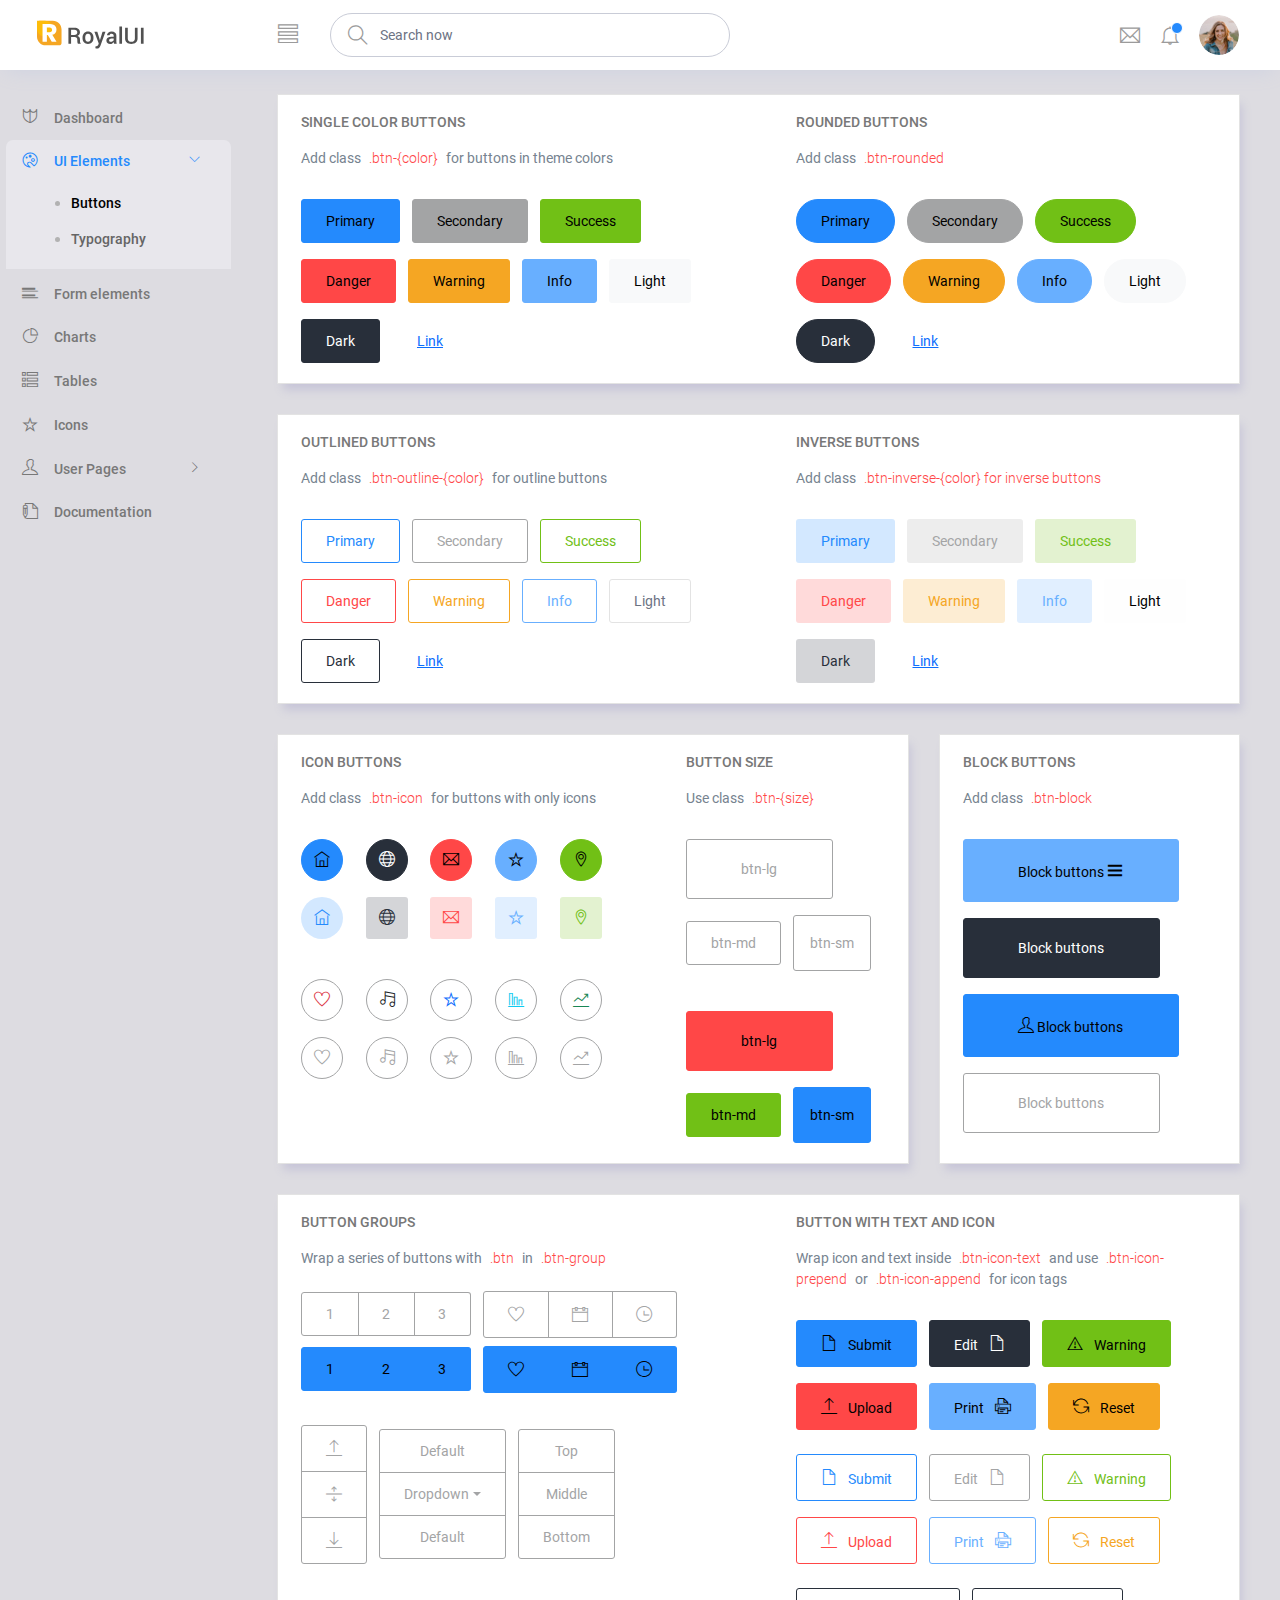
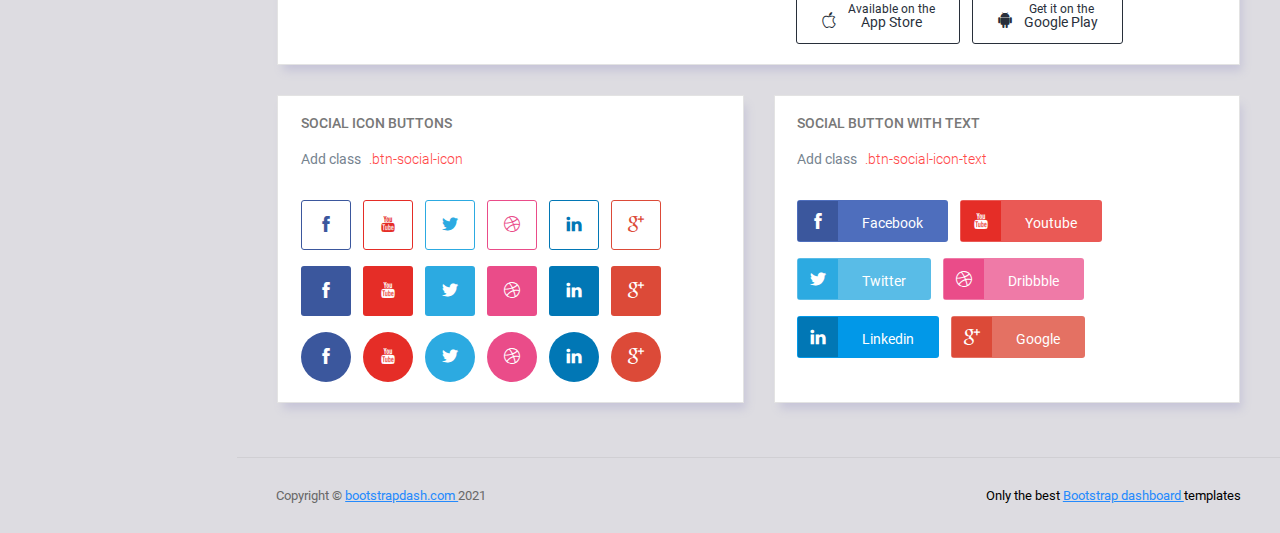
<file: static/admin/pages/ui-features/buttons.html>
<!DOCTYPE html>
<html lang="en">

<head>
  <!-- Required meta tags -->
  <meta charset="utf-8">
  <meta name="viewport" content="width=device-width, initial-scale=1, shrink-to-fit=no">
  <title>RoyalUI Admin</title>
  <!-- plugins:css -->
  <link rel="stylesheet" href="../../vendors/ti-icons/css/themify-icons.css">
  <link rel="stylesheet" href="../../vendors/base/vendor.bundle.base.css">
  <!-- endinject -->
  <!-- inject:css -->
  <link rel="stylesheet" href="../../css/style.css">
  <!-- endinject -->
  <link rel="shortcut icon" href="../../images/favicon.png" />
</head>

<body>
  <div class="container-scroller">
    <!-- partial:../../partials/_navbar.html -->
    <nav class="navbar col-lg-12 col-12 p-0 fixed-top d-flex flex-row">
      <div class="text-center navbar-brand-wrapper d-flex align-items-center justify-content-center">
        <a class="navbar-brand brand-logo me-5" href="../../index.html"><img src="../../images/logo.svg" class="me-2" alt="logo"/></a>
        <a class="navbar-brand brand-logo-mini" href="../../index.html"><img src="../../images/logo-mini.svg" alt="logo"/></a>
      </div>
      <div class="navbar-menu-wrapper d-flex align-items-center justify-content-end">
        <button class="navbar-toggler navbar-toggler align-self-center" type="button" data-toggle="minimize">
          <span class="ti-view-list"></span>
        </button>
        <ul class="navbar-nav mr-lg-2">
          <li class="nav-item nav-search d-none d-lg-block">
            <div class="input-group">
              <div class="input-group-prepend hover-cursor" id="navbar-search-icon">
                <span class="input-group-text" id="search">
                  <i class="ti-search"></i>
                </span>
              </div>
              <input type="text" class="form-control" id="navbar-search-input" placeholder="Search now" aria-label="search" aria-describedby="search">
            </div>
          </li>
        </ul>
        <ul class="navbar-nav navbar-nav-right">
          <li class="nav-item dropdown me-1">
            <a class="nav-link count-indicator dropdown-toggle d-flex justify-content-center align-items-center" id="messageDropdown" href="#" data-bs-toggle="dropdown">
              <i class="ti-email mx-0"></i>
            </a>
            <div class="dropdown-menu dropdown-menu-right navbar-dropdown" aria-labelledby="messageDropdown">
              <p class="mb-0 font-weight-normal float-left dropdown-header">Messages</p>
              <a class="dropdown-item">
                <div class="item-thumbnail">
                    <img src="../../images/faces/face4.jpg" alt="image" class="profile-pic">
                </div>
                <div class="item-content flex-grow">
                  <h6 class="ellipsis font-weight-normal">David Grey
                  </h6>
                  <p class="font-weight-light small-text text-muted mb-0">
                    The meeting is cancelled
                  </p>
                </div>
              </a>
              <a class="dropdown-item">
                <div class="item-thumbnail">
                    <img src="../../images/faces/face2.jpg" alt="image" class="profile-pic">
                </div>
                <div class="item-content flex-grow">
                  <h6 class="ellipsis font-weight-normal">Tim Cook
                  </h6>
                  <p class="font-weight-light small-text text-muted mb-0">
                    New product launch
                  </p>
                </div>
              </a>
              <a class="dropdown-item">
                <div class="item-thumbnail">
                    <img src="../../images/faces/face3.jpg" alt="image" class="profile-pic">
                </div>
                <div class="item-content flex-grow">
                  <h6 class="ellipsis font-weight-normal"> Johnson
                  </h6>
                  <p class="font-weight-light small-text text-muted mb-0">
                    Upcoming board meeting
                  </p>
                </div>
              </a>
            </div>
          </li>
          <li class="nav-item dropdown">
            <a class="nav-link count-indicator dropdown-toggle" id="notificationDropdown" href="#" data-bs-toggle="dropdown">
              <i class="ti-bell mx-0"></i>
              <span class="count"></span>
            </a>
            <div class="dropdown-menu dropdown-menu-right navbar-dropdown" aria-labelledby="notificationDropdown">
              <p class="mb-0 font-weight-normal float-left dropdown-header">Notifications</p>
              <a class="dropdown-item">
                <div class="item-thumbnail">
                  <div class="item-icon bg-success">
                    <i class="ti-info-alt mx-0"></i>
                  </div>
                </div>
                <div class="item-content">
                  <h6 class="font-weight-normal">Application Error</h6>
                  <p class="font-weight-light small-text mb-0 text-muted">
                    Just now
                  </p>
                </div>
              </a>
              <a class="dropdown-item">
                <div class="item-thumbnail">
                  <div class="item-icon bg-warning">
                    <i class="ti-settings mx-0"></i>
                  </div>
                </div>
                <div class="item-content">
                  <h6 class="font-weight-normal">Settings</h6>
                  <p class="font-weight-light small-text mb-0 text-muted">
                    Private message
                  </p>
                </div>
              </a>
              <a class="dropdown-item">
                <div class="item-thumbnail">
                  <div class="item-icon bg-info">
                    <i class="ti-user mx-0"></i>
                  </div>
                </div>
                <div class="item-content">
                  <h6 class="font-weight-normal">New user registration</h6>
                  <p class="font-weight-light small-text mb-0 text-muted">
                    2 days ago
                  </p>
                </div>
              </a>
            </div>
          </li>
          <li class="nav-item nav-profile dropdown">
            <a class="nav-link dropdown-toggle" href="#" data-bs-toggle="dropdown" id="profileDropdown">
              <img src="../../images/faces/face28.jpg" alt="profile"/>
            </a>
            <div class="dropdown-menu dropdown-menu-right navbar-dropdown" aria-labelledby="profileDropdown">
              <a class="dropdown-item">
                <i class="ti-settings text-primary"></i>
                Settings
              </a>
              <a class="dropdown-item">
                <i class="ti-power-off text-primary"></i>
                Logout
              </a>
            </div>
          </li>
        </ul>
        <button class="navbar-toggler navbar-toggler-right d-lg-none align-self-center" type="button" data-toggle="offcanvas">
          <span class="ti-view-list"></span>
        </button>
      </div>
    </nav>
    <!-- partial -->
    <div class="container-fluid page-body-wrapper">
      <!-- partial:../../partials/_sidebar.html -->
      <nav class="sidebar sidebar-offcanvas" id="sidebar">
        <ul class="nav">
          <li class="nav-item">
            <a class="nav-link" href="../../index.html">
              <i class="ti-shield menu-icon"></i>
              <span class="menu-title">Dashboard</span>
            </a>
          </li>
          <li class="nav-item">
            <a class="nav-link" data-bs-toggle="collapse" href="#ui-basic" aria-expanded="false" aria-controls="ui-basic">
              <i class="ti-palette menu-icon"></i>
              <span class="menu-title">UI Elements</span>
              <i class="menu-arrow"></i>
            </a>
            <div class="collapse" id="ui-basic">
              <ul class="nav flex-column sub-menu">
                <li class="nav-item"> <a class="nav-link" href="../../pages/ui-features/buttons.html">Buttons</a></li>
                <li class="nav-item"> <a class="nav-link" href="../../pages/ui-features/typography.html">Typography</a></li>
              </ul>
            </div>
          </li>
          <li class="nav-item">
            <a class="nav-link" href="../../pages/forms/basic_elements.html">
              <i class="ti-layout-list-post menu-icon"></i>
              <span class="menu-title">Form elements</span>
            </a>
          </li>
          <li class="nav-item">
            <a class="nav-link" href="../../pages/charts/chartjs.html">
              <i class="ti-pie-chart menu-icon"></i>
              <span class="menu-title">Charts</span>
            </a>
          </li>
          <li class="nav-item">
            <a class="nav-link" href="../../pages/tables/basic-table.html">
              <i class="ti-view-list-alt menu-icon"></i>
              <span class="menu-title">Tables</span>
            </a>
          </li>
          <li class="nav-item">
            <a class="nav-link" href="../../pages/icons/themify.html">
              <i class="ti-star menu-icon"></i>
              <span class="menu-title">Icons</span>
            </a>
          </li>
          <li class="nav-item">
            <a class="nav-link" data-bs-toggle="collapse" href="#auth" aria-expanded="false" aria-controls="auth">
              <i class="ti-user menu-icon"></i>
              <span class="menu-title">User Pages</span>
              <i class="menu-arrow"></i>
            </a>
            <div class="collapse" id="auth">
              <ul class="nav flex-column sub-menu">
                <li class="nav-item"> <a class="nav-link" href="../../pages/samples/login.html"> Login </a></li>
                <li class="nav-item"> <a class="nav-link" href="../../pages/samples/login-2.html"> Login 2 </a></li>
                <li class="nav-item"> <a class="nav-link" href="../../pages/samples/register.html"> Register </a></li>
                <li class="nav-item"> <a class="nav-link" href="../../pages/samples/register-2.html"> Register 2 </a></li>
                <li class="nav-item"> <a class="nav-link" href="../../pages/samples/lock-screen.html"> Lockscreen </a></li>
              </ul>
            </div>
          </li>
          <li class="nav-item">
            <a class="nav-link" href="../../documentation/documentation.html">
              <i class="ti-write menu-icon"></i>
              <span class="menu-title">Documentation</span>
            </a>
          </li>
        </ul>
      </nav>
      <!-- partial -->
      <div class="main-panel">          
        <div class="content-wrapper">
          <div class="row">
            <div class="col-12 grid-margin stretch-card">
              <div class="card">
                <div class="row">
                  <div class="col-md-6">
                    <div class="card-body">
                      <h4 class="card-title">Single color buttons</h4>
                      <p class="card-description">Add class <code>.btn-{color}</code> for buttons in theme colors</p>
                      <div class="template-demo">
                        <button type="button" class="btn btn-primary">Primary</button>
                        <button type="button" class="btn btn-secondary">Secondary</button>
                        <button type="button" class="btn btn-success">Success</button>
                        <button type="button" class="btn btn-danger">Danger</button>
                        <button type="button" class="btn btn-warning">Warning</button>
                        <button type="button" class="btn btn-info">Info</button>
                        <button type="button" class="btn btn-light">Light</button>
                        <button type="button" class="btn btn-dark">Dark</button>
                        <button type="button" class="btn btn-link">Link</button>
                      </div>
                    </div>
                  </div>
                  <div class="col-md-6">
                    <div class="card-body">
                      <h4 class="card-title">Rounded buttons</h4>
                      <p class="card-description">Add class <code>.btn-rounded</code></p>
                      <div class="template-demo">
                        <button type="button" class="btn btn-primary btn-rounded btn-fw">Primary</button>
                        <button type="button" class="btn btn-secondary btn-rounded btn-fw">Secondary</button>
                        <button type="button" class="btn btn-success btn-rounded btn-fw">Success</button>
                        <button type="button" class="btn btn-danger btn-rounded btn-fw">Danger</button>
                        <button type="button" class="btn btn-warning btn-rounded btn-fw">Warning</button>
                        <button type="button" class="btn btn-info btn-rounded btn-fw">Info</button>
                        <button type="button" class="btn btn-light btn-rounded btn-fw">Light</button>
                        <button type="button" class="btn btn-dark btn-rounded btn-fw">Dark</button>
                        <button type="button" class="btn btn-link btn-rounded btn-fw">Link</button>
                      </div>
                    </div>
                  </div>
                </div>
              </div>
            </div>
            <div class="col-12 grid-margin stretch-card">
              <div class="card">
                <div class="row">
                  <div class="col-md-6">
                    <div class="card-body">
                      <h4 class="card-title">Outlined buttons</h4>
                      <p class="card-description">Add class <code>.btn-outline-{color}</code> for outline buttons</p>
                      <div class="template-demo">
                        <button type="button" class="btn btn-outline-primary btn-fw">Primary</button>
                        <button type="button" class="btn btn-outline-secondary btn-fw">Secondary</button>
                        <button type="button" class="btn btn-outline-success btn-fw">Success</button>
                        <button type="button" class="btn btn-outline-danger btn-fw">Danger</button>
                        <button type="button" class="btn btn-outline-warning btn-fw">Warning</button>
                        <button type="button" class="btn btn-outline-info btn-fw">Info</button>
                        <button type="button" class="btn btn-outline-light btn-fw">Light</button>
                        <button type="button" class="btn btn-outline-dark btn-fw">Dark</button>
                        <button type="button" class="btn btn-link btn-fw">Link</button>
                      </div>
                    </div>
                  </div>
                  <div class="col-md-6">
                    <div class="card-body">
                      <h4 class="card-title">Inverse buttons</h4>
                      <p class="card-description">Add class <code>.btn-inverse-{color} for inverse buttons</code></p>
                      <div class="template-demo">
                        <button type="button" class="btn btn-inverse-primary btn-fw">Primary</button>
                        <button type="button" class="btn btn-inverse-secondary btn-fw">Secondary</button>
                        <button type="button" class="btn btn-inverse-success btn-fw">Success</button>
                        <button type="button" class="btn btn-inverse-danger btn-fw">Danger</button>
                        <button type="button" class="btn btn-inverse-warning btn-fw">Warning</button>
                        <button type="button" class="btn btn-inverse-info btn-fw">Info</button>
                        <button type="button" class="btn btn-inverse-light btn-fw">Light</button>
                        <button type="button" class="btn btn-inverse-dark btn-fw">Dark</button>
                        <button type="button" class="btn btn-link btn-fw">Link</button>
                      </div>
                    </div>
                  </div>
                </div>
              </div>
            </div>
            <div class="col-md-8 grid-margin stretch-card">
              <div class="card">
                <div class="row">
                  <div class="col-md-7">
                    <div class="card-body">
                    <h4 class="card-title">Icon Buttons</h4>
                    <p class="card-description">Add class <code>.btn-icon</code> for buttons with only icons</p>
                    <div class="template-demo d-flex justify-content-between flex-nowrap">
                      <button type="button" class="btn btn-primary btn-rounded btn-icon">
                        <i class="ti-home"></i>
                      </button>
                      <button type="button" class="btn btn-dark btn-rounded btn-icon">
                        <i class="ti-world"></i>
                      </button>
                      <button type="button" class="btn btn-danger btn-rounded btn-icon">
                        <i class="ti-email"></i>
                      </button>
                      <button type="button" class="btn btn-info btn-rounded btn-icon">
                        <i class="ti-star"></i>
                      </button>
                      <button type="button" class="btn btn-success btn-rounded btn-icon">
                        <i class="ti-location-pin"></i>
                      </button>
                    </div>
                    <div class="template-demo d-flex justify-content-between flex-nowrap">
                      <button type="button" class="btn btn-inverse-primary btn-rounded btn-icon">
                        <i class="ti-home"></i>
                      </button>
                      <button type="button" class="btn btn-inverse-dark btn-icon">
                        <i class="ti-world"></i>
                      </button>
                      <button type="button" class="btn btn-inverse-danger btn-icon">
                        <i class="ti-email"></i>
                      </button>
                      <button type="button" class="btn btn-inverse-info btn-icon">
                        <i class="ti-star"></i>
                      </button>
                      <button type="button" class="btn btn-inverse-success btn-icon">
                        <i class="ti-location-pin"></i>
                      </button>
                    </div>
                    <div class="template-demo d-flex justify-content-between flex-nowrap mt-4">
                      <button type="button" class="btn btn-outline-secondary btn-rounded btn-icon">
                        <i class="ti-heart text-danger"></i>
                      </button>
                      <button type="button" class="btn btn-outline-secondary btn-rounded btn-icon">
                        <i class="ti-music-alt text-dark"></i>
                      </button>
                      <button type="button" class="btn btn-outline-secondary btn-rounded btn-icon">
                        <i class="ti-star text-primary"></i>
                      </button>
                      <button type="button" class="btn btn-outline-secondary btn-rounded btn-icon">
                        <i class="ti-bar-chart-alt text-info"></i>                          
                      </button>
                      <button type="button" class="btn btn-outline-secondary btn-rounded btn-icon">
                        <i class="ti-stats-up text-success"></i>                          
                      </button>
                    </div>
                    <div class="template-demo d-flex justify-content-between flex-nowrap">
                      <button type="button" class="btn btn-outline-secondary btn-rounded btn-icon">
                        <i class="ti-heart"></i>
                      </button>
                      <button type="button" class="btn btn-outline-secondary btn-rounded btn-icon">
                        <i class="ti-music-alt"></i>
                      </button>
                      <button type="button" class="btn btn-outline-secondary btn-rounded btn-icon">
                        <i class="ti-star"></i>
                      </button>
                      <button type="button" class="btn btn-outline-secondary btn-rounded btn-icon">
                        <i class="ti-bar-chart-alt"></i>                          
                      </button>
                      <button type="button" class="btn btn-outline-secondary btn-rounded btn-icon">
                        <i class="ti-stats-up"></i>                          
                      </button>
                    </div>
                  </div>
                  </div> 
                  <div class="col-md-5">
                    <div class="card-body">
                      <h4 class="card-title">Button Size</h4>
                      <p class="card-description">Use class <code>.btn-{size}</code></p>
                      <div class="template-demo">
                        <button type="button" class="btn btn-outline-secondary btn-lg">btn-lg</button>
                        <button type="button" class="btn btn-outline-secondary btn-md">btn-md</button>
                        <button type="button" class="btn btn-outline-secondary btn-sm">btn-sm</button>
                      </div>
                      <div class="template-demo mt-4">
                        <button type="button" class="btn btn-danger btn-lg">btn-lg</button>
                        <button type="button" class="btn btn-success btn-md">btn-md</button>
                        <button type="button" class="btn btn-primary btn-sm">btn-sm</button>
                      </div>
                    </div>
                  </div>
                </div>
              </div>
            </div>
            <div class="col-md-4 grid-margin stretch-card">
              <div class="card">
                <div class="card-body">
                  <h4 class="card-title">Block buttons</h4>
                  <p class="card-description">Add class <code>.btn-block</code></p>
                  <div class="template-demo">
                    <button type="button" class="btn btn-info btn-lg btn-block">Block buttons
                      <i class="ti-menu float-right"></i>
                    </button>
                    <button type="button" class="btn btn-dark btn-lg btn-block">Block buttons</button>
                    <button type="button" class="btn btn-primary btn-lg btn-block">
                      <i class="ti-user"></i>                      
                      Block buttons
                    </button>
                    <button type="button" class="btn btn-outline-secondary btn-lg btn-block">Block buttons</button>
                  </div>
                </div>
              </div>
            </div>
            <div class="col-12 grid-margin">
              <div class="card">
                <div class="row">
                  <div class="col-md-6">
                    <div class="card-body">
                      <h4 class="card-title">Button groups</h4>
                      <p class="card-description">Wrap a series of buttons with <code>.btn</code> 
                        in <code>.btn-group</code></p>
                      <div class="template-demo">
                        <div class="btn-group" role="group" aria-label="Basic example">
                          <button type="button" class="btn btn-outline-secondary">1</button>
                          <button type="button" class="btn btn-outline-secondary">2</button>
                          <button type="button" class="btn btn-outline-secondary">3</button>
                        </div>
                        <div class="btn-group" role="group" aria-label="Basic example">
                          <button type="button" class="btn btn-outline-secondary">
                            <i class="ti-heart"></i>
                          </button>
                          <button type="button" class="btn btn-outline-secondary">
                            <i class="ti-calendar"></i>
                          </button>
                          <button type="button" class="btn btn-outline-secondary">
                            <i class="ti-time"></i>
                          </button>
                        </div>
                      </div>
                      <div class="template-demo">
                        <div class="btn-group" role="group" aria-label="Basic example">
                          <button type="button" class="btn btn-primary">1</button>
                          <button type="button" class="btn btn-primary">2</button>
                          <button type="button" class="btn btn-primary">3</button>
                        </div>
                        <div class="btn-group" role="group" aria-label="Basic example">
                          <button type="button" class="btn btn-primary">
                            <i class="ti-heart"></i>
                          </button>
                          <button type="button" class="btn btn-primary">
                            <i class="ti-calendar"></i>
                          </button>
                          <button type="button" class="btn btn-primary">
                            <i class="ti-time"></i>
                          </button>
                        </div>
                      </div>
                      <div class="template-demo mt-4">
                        <div class="btn-group-vertical" role="group" aria-label="Basic example">
                          <button type="button" class="btn btn-outline-secondary">
                            <i class="ti-upload"></i>
                          </button>
                          <button type="button" class="btn btn-outline-secondary">
                            <i class="ti-split-v"></i>
                          </button>
                          <button type="button" class="btn btn-outline-secondary">
                            <i class="ti-download"></i>
                          </button>
                        </div>
                        <div class="btn-group-vertical" role="group" aria-label="Basic example">
                          <button type="button" class="btn btn-outline-secondary">Default</button>
                          <div class="btn-group">
                            <button type="button" class="btn btn-outline-secondary dropdown-toggle" data-bs-toggle="dropdown">Dropdown</button>
                            <div class="dropdown-menu">
                              <a class="dropdown-item">Go back</a>
                              <a class="dropdown-item">Delete</a>
                              <a class="dropdown-item">Swap</a>
                            </div>                          
                          </div>
                          <button type="button" class="btn btn-outline-secondary">Default</button>
                        </div>
                        <div class="btn-group-vertical" role="group" aria-label="Basic example">
                          <button type="button" class="btn btn-outline-secondary">Top</button>
                          <button type="button" class="btn btn-outline-secondary">Middle</button>                          
                          <button type="button" class="btn btn-outline-secondary">Bottom</button>
                        </div>
                      </div>
                    </div>
                  </div>
                  <div class="col-md-6">
                    <div class="card-body">
                      <h4 class="card-title">Button with text and icon</h4>
                      <p class="card-description">Wrap icon and text inside <code>.btn-icon-text</code> and use <code>.btn-icon-prepend</code> 
                        or <code>.btn-icon-append</code> for icon tags</p>
                      <div class="template-demo">
                        <button type="button" class="btn btn-primary btn-icon-text">
                          <i class="ti-file btn-icon-prepend"></i>
                          Submit
                        </button>
                        <button type="button" class="btn btn-dark btn-icon-text">
                          Edit
                          <i class="ti-file btn-icon-append"></i>                          
                        </button>
                        <button type="button" class="btn btn-success btn-icon-text">
                          <i class="ti-alert btn-icon-prepend"></i>                                                    
                          Warning
                        </button>
                      </div>
                      <div class="template-demo">
                        <button type="button" class="btn btn-danger btn-icon-text">
                          <i class="ti-upload btn-icon-prepend"></i>                                                    
                          Upload
                        </button>
                        <button type="button" class="btn btn-info btn-icon-text">
                          Print
                          <i class="ti-printer btn-icon-append"></i>                                                                              
                        </button>
                        <button type="button" class="btn btn-warning btn-icon-text">
                          <i class="ti-reload btn-icon-prepend"></i>                                                    
                          Reset
                        </button>
                      </div>
                      <div class="template-demo mt-2">
                        <button type="button" class="btn btn-outline-primary btn-icon-text">
                          <i class="ti-file btn-icon-prepend"></i>
                          Submit
                        </button>
                        <button type="button" class="btn btn-outline-secondary btn-icon-text">
                          Edit
                          <i class="ti-file btn-icon-append"></i>                          
                        </button>
                        <button type="button" class="btn btn-outline-success btn-icon-text">
                          <i class="ti-alert btn-icon-prepend"></i>                                                    
                          Warning
                        </button>
                      </div>
                      <div class="template-demo">
                        <button type="button" class="btn btn-outline-danger btn-icon-text">
                          <i class="ti-upload btn-icon-prepend"></i>                                                    
                          Upload
                        </button>
                        <button type="button" class="btn btn-outline-info btn-icon-text">
                          Print
                          <i class="ti-printer btn-icon-append"></i>                                                                              
                        </button>
                        <button type="button" class="btn btn-outline-warning btn-icon-text">
                          <i class="ti-reload btn-icon-prepend"></i>                                                    
                          Reset
                        </button>
                      </div>
                      <div class="template-demo mt-2">
                        <button class="btn btn-outline-dark btn-icon-text">
                          <i class="ti-apple btn-icon-prepend"></i>
                          <span class="d-inline-block text-left">
                            <small class="font-weight-light d-block">Available on the</small>
                            App Store
                          </span>
                        </button>
                        <button class="btn btn-outline-dark btn-icon-text">
                          <i class="ti-android btn-icon-prepend"></i>
                          <span class="d-inline-block text-left">
                            <small class="font-weight-light d-block">Get it on the</small>
                            Google Play
                          </span>
                        </button>
                      </div>
                    </div>
                  </div>
                </div>
              </div>
            </div>
            <div class="col-md-6 grid-margin stretch-card">
              <div class="card">
                <div class="card-body">
                  <h4 class="card-title">Social Icon Buttons</h4>
                  <p class="card-description">Add class <code>.btn-social-icon</code></p>
                  <div class="template-demo">
                    <button type="button" class="btn btn-social-icon btn-outline-facebook"><i class="ti-facebook"></i></button>
                    <button type="button" class="btn btn-social-icon btn-outline-youtube"><i class="ti-youtube"></i></button>                                        
                    <button type="button" class="btn btn-social-icon btn-outline-twitter"><i class="ti-twitter-alt"></i></button>
                    <button type="button" class="btn btn-social-icon btn-outline-dribbble"><i class="ti-dribbble"></i></button>
                    <button type="button" class="btn btn-social-icon btn-outline-linkedin"><i class="ti-linkedin"></i></button>
                    <button type="button" class="btn btn-social-icon btn-outline-google"><i class="ti-google"></i></button>
                  </div>
                  <div class="template-demo">
                    <button type="button" class="btn btn-social-icon btn-facebook"><i class="ti-facebook"></i></button>
                    <button type="button" class="btn btn-social-icon btn-youtube"><i class="ti-youtube"></i></button>                                        
                    <button type="button" class="btn btn-social-icon btn-twitter"><i class="ti-twitter-alt"></i></button>
                    <button type="button" class="btn btn-social-icon btn-dribbble"><i class="ti-dribbble"></i></button>
                    <button type="button" class="btn btn-social-icon btn-linkedin"><i class="ti-linkedin"></i></button>
                    <button type="button" class="btn btn-social-icon btn-google"><i class="ti-google"></i></button>
                  </div>
                  <div class="template-demo">
                    <button type="button" class="btn btn-social-icon btn-facebook btn-rounded"><i class="ti-facebook"></i></button>
                    <button type="button" class="btn btn-social-icon btn-youtube btn-rounded"><i class="ti-youtube"></i></button>                                        
                    <button type="button" class="btn btn-social-icon btn-twitter btn-rounded"><i class="ti-twitter-alt"></i></button>
                    <button type="button" class="btn btn-social-icon btn-dribbble btn-rounded"><i class="ti-dribbble"></i></button>
                    <button type="button" class="btn btn-social-icon btn-linkedin btn-rounded"><i class="ti-linkedin"></i></button>
                    <button type="button" class="btn btn-social-icon btn-google btn-rounded"><i class="ti-google"></i></button>
                  </div>
                </div>
              </div>
            </div>
            <div class="col-md-6 grid-margin stretch-card">
              <div class="card">
                <div class="card-body">
                  <h4 class="card-title">Social button with text</h4>
                  <p class="card-description">Add class <code>.btn-social-icon-text</code></p>
                  <div class="template-demo">
                    <button type="button" class="btn btn-social-icon-text btn-facebook"><i class="ti-facebook"></i>Facebook</button>
                    <button type="button" class="btn btn-social-icon-text btn-youtube"><i class="ti-youtube"></i>Youtube</button>                                        
                    <button type="button" class="btn btn-social-icon-text btn-twitter"><i class="ti-twitter-alt"></i>Twitter</button>
                    <button type="button" class="btn btn-social-icon-text btn-dribbble"><i class="ti-dribbble"></i>Dribbble</button>
                    <button type="button" class="btn btn-social-icon-text btn-linkedin"><i class="ti-linkedin"></i>Linkedin</button>
                    <button type="button" class="btn btn-social-icon-text btn-google"><i class="ti-google"></i>Google</button>
                  </div>
                </div>
              </div>
            </div>
          </div>
        </div>
        <!-- content-wrapper ends -->
        <!-- partial:../../partials/_footer.html -->
        <footer class="footer">
          <div class="d-sm-flex justify-content-center justify-content-sm-between">
            <span class="text-muted text-center text-sm-left d-block d-sm-inline-block">Copyright © <a href="https://www.bootstrapdash.com/" target="_blank">bootstrapdash.com </a>2021</span>
            <span class="float-none float-sm-right d-block mt-1 mt-sm-0 text-center">Only the best <a href="https://www.bootstrapdash.com/" target="_blank"> Bootstrap dashboard </a> templates</span>
          </div>
        </footer>
        <!-- partial -->
      </div>
      <!-- main-panel ends -->
    </div>
    <!-- page-body-wrapper ends -->
  </div>
  <!-- container-scroller -->
  <!-- plugins:js -->
  <script src="../../vendors/base/vendor.bundle.base.js"></script>
  <!-- endinject -->
  <!-- inject:js -->
  <script src="../../js/off-canvas.js"></script>
  <script src="../../js/hoverable-collapse.js"></script>
  <script src="../../js/template.js"></script>
  <script src="../../js/todolist.js"></script>
  <!-- endinject -->
</body>

</html>
</file>
<file: static/admin/vendors/ti-icons/css/themify-icons.css>
@font-face {
	font-family: 'themify';
	src:url('../fonts/themify.eot');
	src:url('../fonts/themify.eot?#iefix') format('embedded-opentype'),
		url('../fonts/themify.woff') format('woff'),
		url('../fonts/themify.ttf') format('truetype'),
		url('../fonts/themify.svg') format('svg');
	font-weight: normal;
	font-style: normal;
}

[class^="ti-"], [class*=" ti-"] {
	font-family: 'themify';
	speak: none;
	font-style: normal;
	font-weight: normal;
	font-variant: normal;
	text-transform: none;
	line-height: 1;

	/* Better Font Rendering =========== */
	-webkit-font-smoothing: antialiased;
	-moz-osx-font-smoothing: grayscale;
}

.ti-wand:before {
	content: "\e600";
}
.ti-volume:before {
	content: "\e601";
}
.ti-user:before {
	content: "\e602";
}
.ti-unlock:before {
	content: "\e603";
}
.ti-unlink:before {
	content: "\e604";
}
.ti-trash:before {
	content: "\e605";
}
.ti-thought:before {
	content: "\e606";
}
.ti-target:before {
	content: "\e607";
}
.ti-tag:before {
	content: "\e608";
}
.ti-tablet:before {
	content: "\e609";
}
.ti-star:before {
	content: "\e60a";
}
.ti-spray:before {
	content: "\e60b";
}
.ti-signal:before {
	content: "\e60c";
}
.ti-shopping-cart:before {
	content: "\e60d";
}
.ti-shopping-cart-full:before {
	content: "\e60e";
}
.ti-settings:before {
	content: "\e60f";
}
.ti-search:before {
	content: "\e610";
}
.ti-zoom-in:before {
	content: "\e611";
}
.ti-zoom-out:before {
	content: "\e612";
}
.ti-cut:before {
	content: "\e613";
}
.ti-ruler:before {
	content: "\e614";
}
.ti-ruler-pencil:before {
	content: "\e615";
}
.ti-ruler-alt:before {
	content: "\e616";
}
.ti-bookmark:before {
	content: "\e617";
}
.ti-bookmark-alt:before {
	content: "\e618";
}
.ti-reload:before {
	content: "\e619";
}
.ti-plus:before {
	content: "\e61a";
}
.ti-pin:before {
	content: "\e61b";
}
.ti-pencil:before {
	content: "\e61c";
}
.ti-pencil-alt:before {
	content: "\e61d";
}
.ti-paint-roller:before {
	content: "\e61e";
}
.ti-paint-bucket:before {
	content: "\e61f";
}
.ti-na:before {
	content: "\e620";
}
.ti-mobile:before {
	content: "\e621";
}
.ti-minus:before {
	content: "\e622";
}
.ti-medall:before {
	content: "\e623";
}
.ti-medall-alt:before {
	content: "\e624";
}
.ti-marker:before {
	content: "\e625";
}
.ti-marker-alt:before {
	content: "\e626";
}
.ti-arrow-up:before {
	content: "\e627";
}
.ti-arrow-right:before {
	content: "\e628";
}
.ti-arrow-left:before {
	content: "\e629";
}
.ti-arrow-down:before {
	content: "\e62a";
}
.ti-lock:before {
	content: "\e62b";
}
.ti-location-arrow:before {
	content: "\e62c";
}
.ti-link:before {
	content: "\e62d";
}
.ti-layout:before {
	content: "\e62e";
}
.ti-layers:before {
	content: "\e62f";
}
.ti-layers-alt:before {
	content: "\e630";
}
.ti-key:before {
	content: "\e631";
}
.ti-import:before {
	content: "\e632";
}
.ti-image:before {
	content: "\e633";
}
.ti-heart:before {
	content: "\e634";
}
.ti-heart-broken:before {
	content: "\e635";
}
.ti-hand-stop:before {
	content: "\e636";
}
.ti-hand-open:before {
	content: "\e637";
}
.ti-hand-drag:before {
	content: "\e638";
}
.ti-folder:before {
	content: "\e639";
}
.ti-flag:before {
	content: "\e63a";
}
.ti-flag-alt:before {
	content: "\e63b";
}
.ti-flag-alt-2:before {
	content: "\e63c";
}
.ti-eye:before {
	content: "\e63d";
}
.ti-export:before {
	content: "\e63e";
}
.ti-exchange-vertical:before {
	content: "\e63f";
}
.ti-desktop:before {
	content: "\e640";
}
.ti-cup:before {
	content: "\e641";
}
.ti-crown:before {
	content: "\e642";
}
.ti-comments:before {
	content: "\e643";
}
.ti-comment:before {
	content: "\e644";
}
.ti-comment-alt:before {
	content: "\e645";
}
.ti-close:before {
	content: "\e646";
}
.ti-clip:before {
	content: "\e647";
}
.ti-angle-up:before {
	content: "\e648";
}
.ti-angle-right:before {
	content: "\e649";
}
.ti-angle-left:before {
	content: "\e64a";
}
.ti-angle-down:before {
	content: "\e64b";
}
.ti-check:before {
	content: "\e64c";
}
.ti-check-box:before {
	content: "\e64d";
}
.ti-camera:before {
	content: "\e64e";
}
.ti-announcement:before {
	content: "\e64f";
}
.ti-brush:before {
	content: "\e650";
}
.ti-briefcase:before {
	content: "\e651";
}
.ti-bolt:before {
	content: "\e652";
}
.ti-bolt-alt:before {
	content: "\e653";
}
.ti-blackboard:before {
	content: "\e654";
}
.ti-bag:before {
	content: "\e655";
}
.ti-move:before {
	content: "\e656";
}
.ti-arrows-vertical:before {
	content: "\e657";
}
.ti-arrows-horizontal:before {
	content: "\e658";
}
.ti-fullscreen:before {
	content: "\e659";
}
.ti-arrow-top-right:before {
	content: "\e65a";
}
.ti-arrow-top-left:before {
	content: "\e65b";
}
.ti-arrow-circle-up:before {
	content: "\e65c";
}
.ti-arrow-circle-right:before {
	content: "\e65d";
}
.ti-arrow-circle-left:before {
	content: "\e65e";
}
.ti-arrow-circle-down:before {
	content: "\e65f";
}
.ti-angle-double-up:before {
	content: "\e660";
}
.ti-angle-double-right:before {
	content: "\e661";
}
.ti-angle-double-left:before {
	content: "\e662";
}
.ti-angle-double-down:before {
	content: "\e663";
}
.ti-zip:before {
	content: "\e664";
}
.ti-world:before {
	content: "\e665";
}
.ti-wheelchair:before {
	content: "\e666";
}
.ti-view-list:before {
	content: "\e667";
}
.ti-view-list-alt:before {
	content: "\e668";
}
.ti-view-grid:before {
	content: "\e669";
}
.ti-uppercase:before {
	content: "\e66a";
}
.ti-upload:before {
	content: "\e66b";
}
.ti-underline:before {
	content: "\e66c";
}
.ti-truck:before {
	content: "\e66d";
}
.ti-timer:before {
	content: "\e66e";
}
.ti-ticket:before {
	content: "\e66f";
}
.ti-thumb-up:before {
	content: "\e670";
}
.ti-thumb-down:before {
	content: "\e671";
}
.ti-text:before {
	content: "\e672";
}
.ti-stats-up:before {
	content: "\e673";
}
.ti-stats-down:before {
	content: "\e674";
}
.ti-split-v:before {
	content: "\e675";
}
.ti-split-h:before {
	content: "\e676";
}
.ti-smallcap:before {
	content: "\e677";
}
.ti-shine:before {
	content: "\e678";
}
.ti-shift-right:before {
	content: "\e679";
}
.ti-shift-left:before {
	content: "\e67a";
}
.ti-shield:before {
	content: "\e67b";
}
.ti-notepad:before {
	content: "\e67c";
}
.ti-server:before {
	content: "\e67d";
}
.ti-quote-right:before {
	content: "\e67e";
}
.ti-quote-left:before {
	content: "\e67f";
}
.ti-pulse:before {
	content: "\e680";
}
.ti-printer:before {
	content: "\e681";
}
.ti-power-off:before {
	content: "\e682";
}
.ti-plug:before {
	content: "\e683";
}
.ti-pie-chart:before {
	content: "\e684";
}
.ti-paragraph:before {
	content: "\e685";
}
.ti-panel:before {
	content: "\e686";
}
.ti-package:before {
	content: "\e687";
}
.ti-music:before {
	content: "\e688";
}
.ti-music-alt:before {
	content: "\e689";
}
.ti-mouse:before {
	content: "\e68a";
}
.ti-mouse-alt:before {
	content: "\e68b";
}
.ti-money:before {
	content: "\e68c";
}
.ti-microphone:before {
	content: "\e68d";
}
.ti-menu:before {
	content: "\e68e";
}
.ti-menu-alt:before {
	content: "\e68f";
}
.ti-map:before {
	content: "\e690";
}
.ti-map-alt:before {
	content: "\e691";
}
.ti-loop:before {
	content: "\e692";
}
.ti-location-pin:before {
	content: "\e693";
}
.ti-list:before {
	content: "\e694";
}
.ti-light-bulb:before {
	content: "\e695";
}
.ti-Italic:before {
	content: "\e696";
}
.ti-info:before {
	content: "\e697";
}
.ti-infinite:before {
	content: "\e698";
}
.ti-id-badge:before {
	content: "\e699";
}
.ti-hummer:before {
	content: "\e69a";
}
.ti-home:before {
	content: "\e69b";
}
.ti-help:before {
	content: "\e69c";
}
.ti-headphone:before {
	content: "\e69d";
}
.ti-harddrives:before {
	content: "\e69e";
}
.ti-harddrive:before {
	content: "\e69f";
}
.ti-gift:before {
	content: "\e6a0";
}
.ti-game:before {
	content: "\e6a1";
}
.ti-filter:before {
	content: "\e6a2";
}
.ti-files:before {
	content: "\e6a3";
}
.ti-file:before {
	content: "\e6a4";
}
.ti-eraser:before {
	content: "\e6a5";
}
.ti-envelope:before {
	content: "\e6a6";
}
.ti-download:before {
	content: "\e6a7";
}
.ti-direction:before {
	content: "\e6a8";
}
.ti-direction-alt:before {
	content: "\e6a9";
}
.ti-dashboard:before {
	content: "\e6aa";
}
.ti-control-stop:before {
	content: "\e6ab";
}
.ti-control-shuffle:before {
	content: "\e6ac";
}
.ti-control-play:before {
	content: "\e6ad";
}
.ti-control-pause:before {
	content: "\e6ae";
}
.ti-control-forward:before {
	content: "\e6af";
}
.ti-control-backward:before {
	content: "\e6b0";
}
.ti-cloud:before {
	content: "\e6b1";
}
.ti-cloud-up:before {
	content: "\e6b2";
}
.ti-cloud-down:before {
	content: "\e6b3";
}
.ti-clipboard:before {
	content: "\e6b4";
}
.ti-car:before {
	content: "\e6b5";
}
.ti-calendar:before {
	content: "\e6b6";
}
.ti-book:before {
	content: "\e6b7";
}
.ti-bell:before {
	content: "\e6b8";
}
.ti-basketball:before {
	content: "\e6b9";
}
.ti-bar-chart:before {
	content: "\e6ba";
}
.ti-bar-chart-alt:before {
	content: "\e6bb";
}
.ti-back-right:before {
	content: "\e6bc";
}
.ti-back-left:before {
	content: "\e6bd";
}
.ti-arrows-corner:before {
	content: "\e6be";
}
.ti-archive:before {
	content: "\e6bf";
}
.ti-anchor:before {
	content: "\e6c0";
}
.ti-align-right:before {
	content: "\e6c1";
}
.ti-align-left:before {
	content: "\e6c2";
}
.ti-align-justify:before {
	content: "\e6c3";
}
.ti-align-center:before {
	content: "\e6c4";
}
.ti-alert:before {
	content: "\e6c5";
}
.ti-alarm-clock:before {
	content: "\e6c6";
}
.ti-agenda:before {
	content: "\e6c7";
}
.ti-write:before {
	content: "\e6c8";
}
.ti-window:before {
	content: "\e6c9";
}
.ti-widgetized:before {
	content: "\e6ca";
}
.ti-widget:before {
	content: "\e6cb";
}
.ti-widget-alt:before {
	content: "\e6cc";
}
.ti-wallet:before {
	content: "\e6cd";
}
.ti-video-clapper:before {
	content: "\e6ce";
}
.ti-video-camera:before {
	content: "\e6cf";
}
.ti-vector:before {
	content: "\e6d0";
}
.ti-themify-logo:before {
	content: "\e6d1";
}
.ti-themify-favicon:before {
	content: "\e6d2";
}
.ti-themify-favicon-alt:before {
	content: "\e6d3";
}
.ti-support:before {
	content: "\e6d4";
}
.ti-stamp:before {
	content: "\e6d5";
}
.ti-split-v-alt:before {
	content: "\e6d6";
}
.ti-slice:before {
	content: "\e6d7";
}
.ti-shortcode:before {
	content: "\e6d8";
}
.ti-shift-right-alt:before {
	content: "\e6d9";
}
.ti-shift-left-alt:before {
	content: "\e6da";
}
.ti-ruler-alt-2:before {
	content: "\e6db";
}
.ti-receipt:before {
	content: "\e6dc";
}
.ti-pin2:before {
	content: "\e6dd";
}
.ti-pin-alt:before {
	content: "\e6de";
}
.ti-pencil-alt2:before {
	content: "\e6df";
}
.ti-palette:before {
	content: "\e6e0";
}
.ti-more:before {
	content: "\e6e1";
}
.ti-more-alt:before {
	content: "\e6e2";
}
.ti-microphone-alt:before {
	content: "\e6e3";
}
.ti-magnet:before {
	content: "\e6e4";
}
.ti-line-double:before {
	content: "\e6e5";
}
.ti-line-dotted:before {
	content: "\e6e6";
}
.ti-line-dashed:before {
	content: "\e6e7";
}
.ti-layout-width-full:before {
	content: "\e6e8";
}
.ti-layout-width-default:before {
	content: "\e6e9";
}
.ti-layout-width-default-alt:before {
	content: "\e6ea";
}
.ti-layout-tab:before {
	content: "\e6eb";
}
.ti-layout-tab-window:before {
	content: "\e6ec";
}
.ti-layout-tab-v:before {
	content: "\e6ed";
}
.ti-layout-tab-min:before {
	content: "\e6ee";
}
.ti-layout-slider:before {
	content: "\e6ef";
}
.ti-layout-slider-alt:before {
	content: "\e6f0";
}
.ti-layout-sidebar-right:before {
	content: "\e6f1";
}
.ti-layout-sidebar-none:before {
	content: "\e6f2";
}
.ti-layout-sidebar-left:before {
	content: "\e6f3";
}
.ti-layout-placeholder:before {
	content: "\e6f4";
}
.ti-layout-menu:before {
	content: "\e6f5";
}
.ti-layout-menu-v:before {
	content: "\e6f6";
}
.ti-layout-menu-separated:before {
	content: "\e6f7";
}
.ti-layout-menu-full:before {
	content: "\e6f8";
}
.ti-layout-media-right-alt:before {
	content: "\e6f9";
}
.ti-layout-media-right:before {
	content: "\e6fa";
}
.ti-layout-media-overlay:before {
	content: "\e6fb";
}
.ti-layout-media-overlay-alt:before {
	content: "\e6fc";
}
.ti-layout-media-overlay-alt-2:before {
	content: "\e6fd";
}
.ti-layout-media-left-alt:before {
	content: "\e6fe";
}
.ti-layout-media-left:before {
	content: "\e6ff";
}
.ti-layout-media-center-alt:before {
	content: "\e700";
}
.ti-layout-media-center:before {
	content: "\e701";
}
.ti-layout-list-thumb:before {
	content: "\e702";
}
.ti-layout-list-thumb-alt:before {
	content: "\e703";
}
.ti-layout-list-post:before {
	content: "\e704";
}
.ti-layout-list-large-image:before {
	content: "\e705";
}
.ti-layout-line-solid:before {
	content: "\e706";
}
.ti-layout-grid4:before {
	content: "\e707";
}
.ti-layout-grid3:before {
	content: "\e708";
}
.ti-layout-grid2:before {
	content: "\e709";
}
.ti-layout-grid2-thumb:before {
	content: "\e70a";
}
.ti-layout-cta-right:before {
	content: "\e70b";
}
.ti-layout-cta-left:before {
	content: "\e70c";
}
.ti-layout-cta-center:before {
	content: "\e70d";
}
.ti-layout-cta-btn-right:before {
	content: "\e70e";
}
.ti-layout-cta-btn-left:before {
	content: "\e70f";
}
.ti-layout-column4:before {
	content: "\e710";
}
.ti-layout-column3:before {
	content: "\e711";
}
.ti-layout-column2:before {
	content: "\e712";
}
.ti-layout-accordion-separated:before {
	content: "\e713";
}
.ti-layout-accordion-merged:before {
	content: "\e714";
}
.ti-layout-accordion-list:before {
	content: "\e715";
}
.ti-ink-pen:before {
	content: "\e716";
}
.ti-info-alt:before {
	content: "\e717";
}
.ti-help-alt:before {
	content: "\e718";
}
.ti-headphone-alt:before {
	content: "\e719";
}
.ti-hand-point-up:before {
	content: "\e71a";
}
.ti-hand-point-right:before {
	content: "\e71b";
}
.ti-hand-point-left:before {
	content: "\e71c";
}
.ti-hand-point-down:before {
	content: "\e71d";
}
.ti-gallery:before {
	content: "\e71e";
}
.ti-face-smile:before {
	content: "\e71f";
}
.ti-face-sad:before {
	content: "\e720";
}
.ti-credit-card:before {
	content: "\e721";
}
.ti-control-skip-forward:before {
	content: "\e722";
}
.ti-control-skip-backward:before {
	content: "\e723";
}
.ti-control-record:before {
	content: "\e724";
}
.ti-control-eject:before {
	content: "\e725";
}
.ti-comments-smiley:before {
	content: "\e726";
}
.ti-brush-alt:before {
	content: "\e727";
}
.ti-youtube:before {
	content: "\e728";
}
.ti-vimeo:before {
	content: "\e729";
}
.ti-twitter:before {
	content: "\e72a";
}
.ti-time:before {
	content: "\e72b";
}
.ti-tumblr:before {
	content: "\e72c";
}
.ti-skype:before {
	content: "\e72d";
}
.ti-share:before {
	content: "\e72e";
}
.ti-share-alt:before {
	content: "\e72f";
}
.ti-rocket:before {
	content: "\e730";
}
.ti-pinterest:before {
	content: "\e731";
}
.ti-new-window:before {
	content: "\e732";
}
.ti-microsoft:before {
	content: "\e733";
}
.ti-list-ol:before {
	content: "\e734";
}
.ti-linkedin:before {
	content: "\e735";
}
.ti-layout-sidebar-2:before {
	content: "\e736";
}
.ti-layout-grid4-alt:before {
	content: "\e737";
}
.ti-layout-grid3-alt:before {
	content: "\e738";
}
.ti-layout-grid2-alt:before {
	content: "\e739";
}
.ti-layout-column4-alt:before {
	content: "\e73a";
}
.ti-layout-column3-alt:before {
	content: "\e73b";
}
.ti-layout-column2-alt:before {
	content: "\e73c";
}
.ti-instagram:before {
	content: "\e73d";
}
.ti-google:before {
	content: "\e73e";
}
.ti-github:before {
	content: "\e73f";
}
.ti-flickr:before {
	content: "\e740";
}
.ti-facebook:before {
	content: "\e741";
}
.ti-dropbox:before {
	content: "\e742";
}
.ti-dribbble:before {
	content: "\e743";
}
.ti-apple:before {
	content: "\e744";
}
.ti-android:before {
	content: "\e745";
}
.ti-save:before {
	content: "\e746";
}
.ti-save-alt:before {
	content: "\e747";
}
.ti-yahoo:before {
	content: "\e748";
}
.ti-wordpress:before {
	content: "\e749";
}
.ti-vimeo-alt:before {
	content: "\e74a";
}
.ti-twitter-alt:before {
	content: "\e74b";
}
.ti-tumblr-alt:before {
	content: "\e74c";
}
.ti-trello:before {
	content: "\e74d";
}
.ti-stack-overflow:before {
	content: "\e74e";
}
.ti-soundcloud:before {
	content: "\e74f";
}
.ti-sharethis:before {
	content: "\e750";
}
.ti-sharethis-alt:before {
	content: "\e751";
}
.ti-reddit:before {
	content: "\e752";
}
.ti-pinterest-alt:before {
	content: "\e753";
}
.ti-microsoft-alt:before {
	content: "\e754";
}
.ti-linux:before {
	content: "\e755";
}
.ti-jsfiddle:before {
	content: "\e756";
}
.ti-joomla:before {
	content: "\e757";
}
.ti-html5:before {
	content: "\e758";
}
.ti-flickr-alt:before {
	content: "\e759";
}
.ti-email:before {
	content: "\e75a";
}
.ti-drupal:before {
	content: "\e75b";
}
.ti-dropbox-alt:before {
	content: "\e75c";
}
.ti-css3:before {
	content: "\e75d";
}
.ti-rss:before {
	content: "\e75e";
}
.ti-rss-alt:before {
	content: "\e75f";
}
</file>
<file: static/admin/vendors/base/vendor.bundle.base.css>
/*
 * Container style
 */
.ps {
  overflow: hidden !important;
  overflow-anchor: none;
  -ms-overflow-style: none;
  touch-action: auto;
  -ms-touch-action: auto;
}

/*
 * Scrollbar rail styles
 */
.ps__rail-x {
  display: none;
  opacity: 0;
  transition: background-color .2s linear, opacity .2s linear;
  -webkit-transition: background-color .2s linear, opacity .2s linear;
  height: 15px;
  /* there must be 'bottom' or 'top' for ps__rail-x */
  bottom: 0px;
  /* please don't change 'position' */
  position: absolute;
}

.ps__rail-y {
  display: none;
  opacity: 0;
  transition: background-color .2s linear, opacity .2s linear;
  -webkit-transition: background-color .2s linear, opacity .2s linear;
  width: 15px;
  /* there must be 'right' or 'left' for ps__rail-y */
  right: 0;
  /* please don't change 'position' */
  position: absolute;
}

.ps--active-x > .ps__rail-x,
.ps--active-y > .ps__rail-y {
  display: block;
  background-color: transparent;
}

.ps:hover > .ps__rail-x,
.ps:hover > .ps__rail-y,
.ps--focus > .ps__rail-x,
.ps--focus > .ps__rail-y,
.ps--scrolling-x > .ps__rail-x,
.ps--scrolling-y > .ps__rail-y {
  opacity: 0.6;
}

.ps .ps__rail-x:hover,
.ps .ps__rail-y:hover,
.ps .ps__rail-x:focus,
.ps .ps__rail-y:focus,
.ps .ps__rail-x.ps--clicking,
.ps .ps__rail-y.ps--clicking {
  background-color: #eee;
  opacity: 0.9;
}

/*
 * Scrollbar thumb styles
 */
.ps__thumb-x {
  background-color: #aaa;
  border-radius: 6px;
  transition: background-color .2s linear, height .2s ease-in-out;
  -webkit-transition: background-color .2s linear, height .2s ease-in-out;
  height: 6px;
  /* there must be 'bottom' for ps__thumb-x */
  bottom: 2px;
  /* please don't change 'position' */
  position: absolute;
}

.ps__thumb-y {
  background-color: #aaa;
  border-radius: 6px;
  transition: background-color .2s linear, width .2s ease-in-out;
  -webkit-transition: background-color .2s linear, width .2s ease-in-out;
  width: 6px;
  /* there must be 'right' for ps__thumb-y */
  right: 2px;
  /* please don't change 'position' */
  position: absolute;
}

.ps__rail-x:hover > .ps__thumb-x,
.ps__rail-x:focus > .ps__thumb-x,
.ps__rail-x.ps--clicking .ps__thumb-x {
  background-color: #999;
  height: 11px;
}

.ps__rail-y:hover > .ps__thumb-y,
.ps__rail-y:focus > .ps__thumb-y,
.ps__rail-y.ps--clicking .ps__thumb-y {
  background-color: #999;
  width: 11px;
}

/* MS supports */
@supports (-ms-overflow-style: none) {
  .ps {
    overflow: auto !important;
  }
}

@media screen and (-ms-high-contrast: active), (-ms-high-contrast: none) {
  .ps {
    overflow: auto !important;
  }
}
</file>
